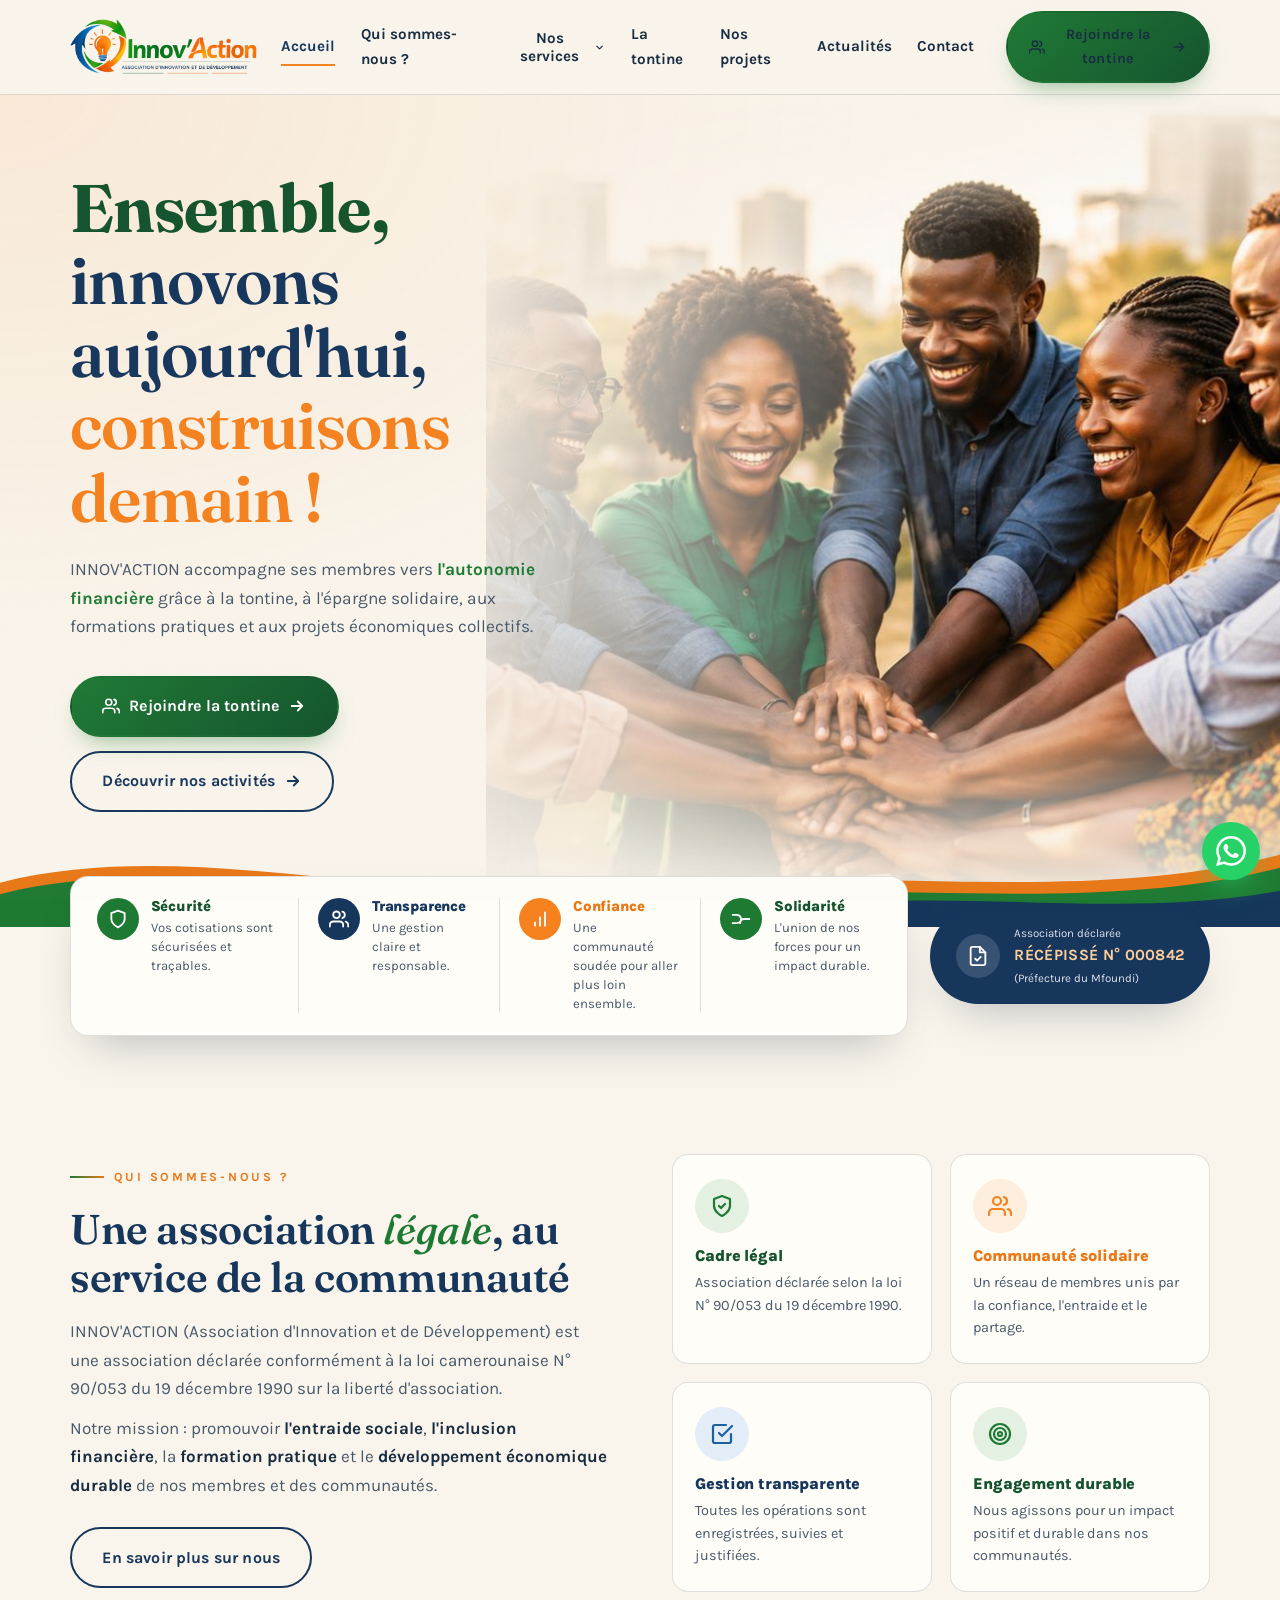
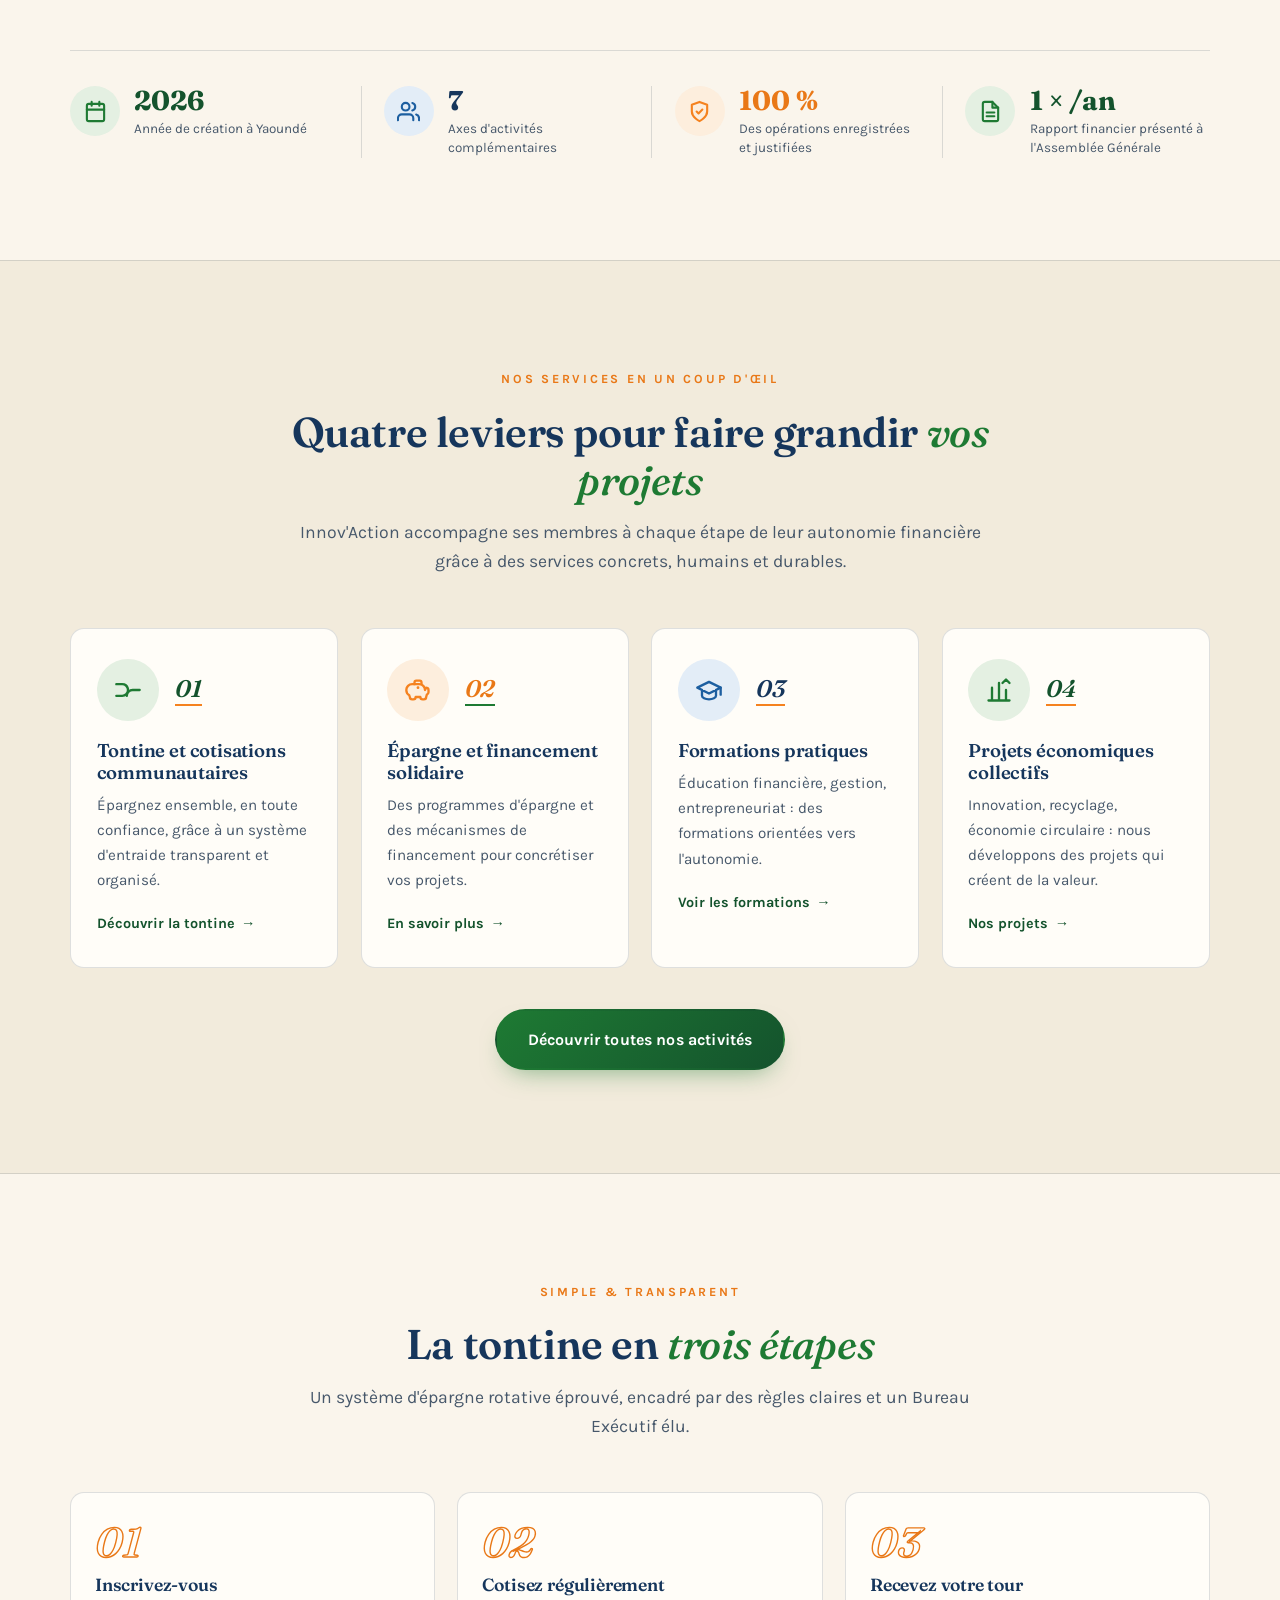
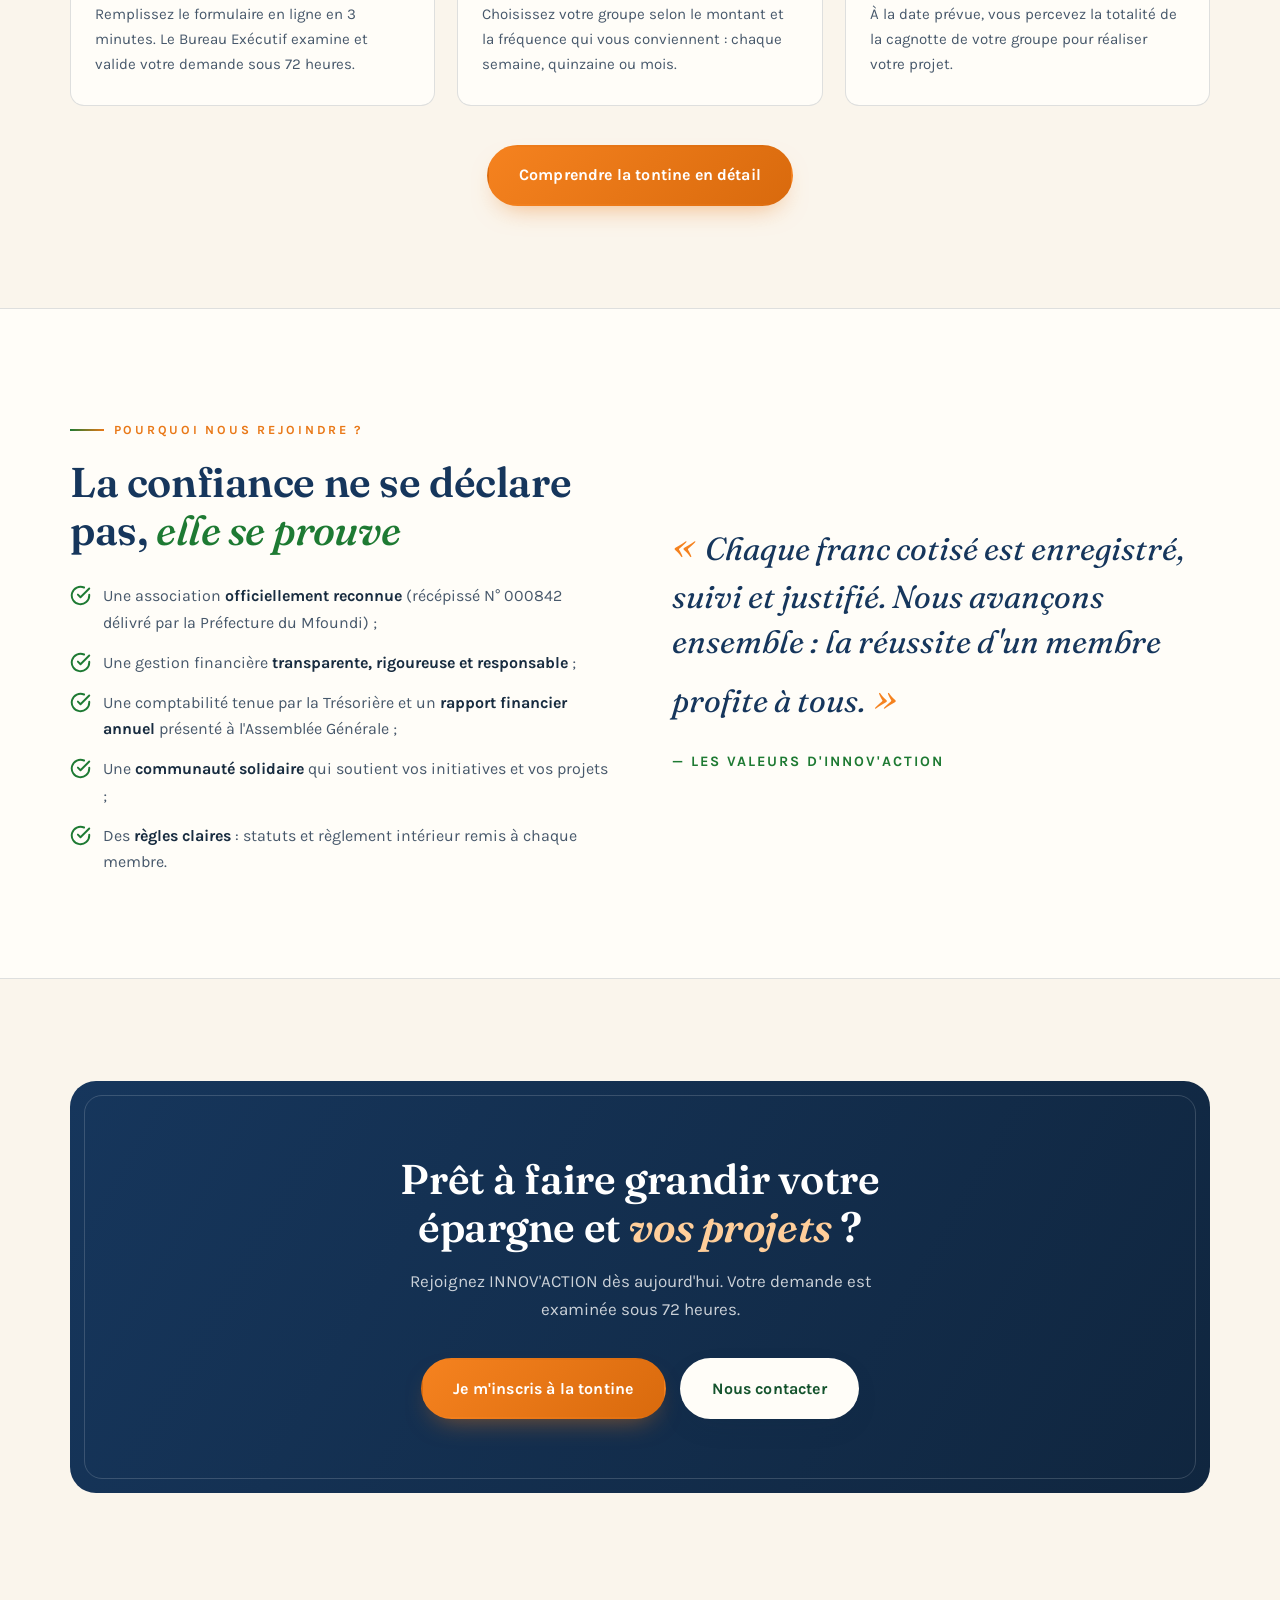
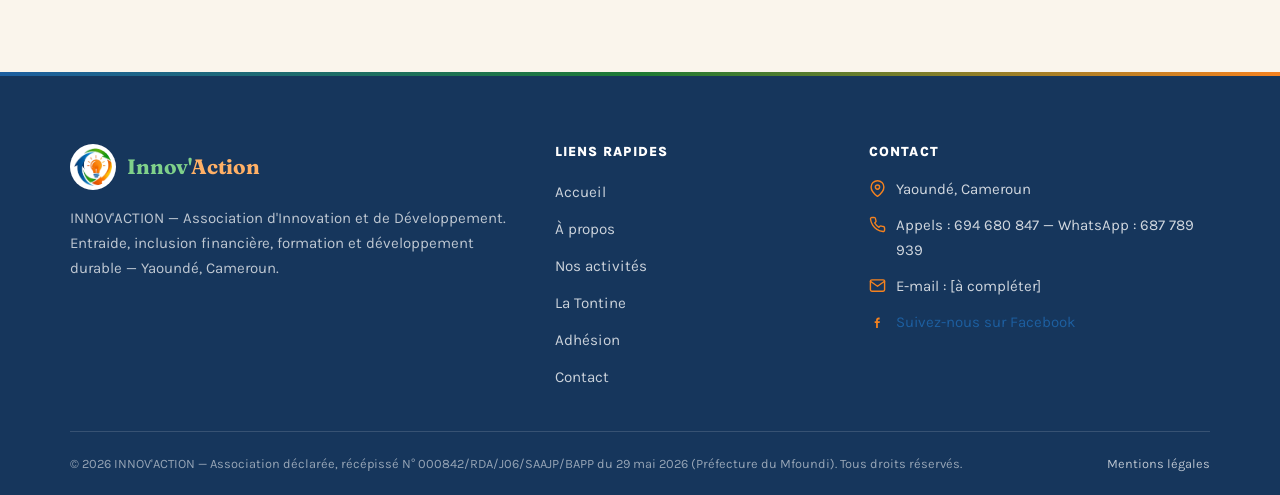
<file: index.html>
<!DOCTYPE html>
<html lang="fr">
<head>
  <meta charset="UTF-8">
  <meta name="viewport" content="width=device-width, initial-scale=1.0">
  <title>INNOV'ACTION — Tontine, épargne solidaire et développement à Yaoundé, Cameroun</title>
  <meta name="description" content="INNOV'ACTION, association légale d'entraide à Yaoundé (Cameroun) : tontine sécurisée, épargne solidaire, formations pratiques et projets économiques. Rejoignez une communauté transparente et reconnue officiellement.">
  <meta name="keywords" content="tontine Yaoundé, association tontine Cameroun, épargne solidaire Cameroun, tontine en ligne Cameroun, inclusion financière Yaoundé, association Innov'Action">
  <link rel="canonical" href="https://www.innovaction-cameroun.org/">
  <meta name="robots" content="index, follow">

  <!-- Open Graph (partage Facebook / WhatsApp) -->
  <meta property="og:type" content="website">
  <meta property="og:locale" content="fr_FR">
  <meta property="og:site_name" content="INNOV'ACTION">
  <meta property="og:title" content="INNOV'ACTION — Ensemble, épargnons, innovons et développons-nous">
  <meta property="og:description" content="Association camerounaise d'entraide et de développement : tontine transparente, épargne solidaire, formations et projets collectifs à Yaoundé.">
  <meta property="og:url" content="https://www.innovaction-cameroun.org/">
  <meta property="og:image" content="https://www.innovaction-cameroun.org/assets/logo.png">
  <meta name="twitter:card" content="summary">

  <link rel="icon" type="image/png" href="assets/logo-icone.png">
  <link rel="preconnect" href="https://fonts.googleapis.com">
  <link rel="preconnect" href="https://fonts.gstatic.com" crossorigin>
  <link href="https://fonts.googleapis.com/css2?family=Fraunces:ital,opsz,wght@0,9..144,400..700;1,9..144,400..700&family=Karla:ital,wght@0,400..800;1,400..800&display=swap" rel="stylesheet">
  <link rel="stylesheet" href="css/style.css?v=20260723">

  <!-- Données structurées : Organisation -->
  <script type="application/ld+json">
  {
    "@context": "https://schema.org",
    "@type": "NGO",
    "name": "INNOV'ACTION",
    "alternateName": "Association d'Innovation et de Développement",
    "url": "https://www.innovaction-cameroun.org/",
    "logo": "https://www.innovaction-cameroun.org/assets/logo.png",
    "foundingDate": "2026-05-25",
    "address": {
      "@type": "PostalAddress",
      "addressLocality": "Yaoundé",
      "addressCountry": "CM"
    },
    "sameAs": ["https://www.facebook.com/share/1DivfpZUDF/"],
    "description": "Association camerounaise d'entraide et de développement : tontine, épargne solidaire, formations pratiques et projets économiques collectifs à Yaoundé. Récépissé N° 000842/RDA/J06/SAAJP/BAPP."
  }
  </script>
</head>
<body>

  <!-- ================= HEADER ================= -->
  <header class="site-header">
    <div class="container header-inner">
      <a class="brand" href="index.html" aria-label="INNOV'ACTION — Accueil">
        <img class="brand-logo" src="assets/logo.png" alt="Innov'Action — Association d'Innovation et de Développement">
      </a>
      <a class="btn btn-primary header-cta-mobile" href="inscription.html">
        <svg viewBox="0 0 24 24" fill="none" stroke="currentColor" stroke-width="2.2" stroke-linecap="round" stroke-linejoin="round"><path d="M17 21v-2a4 4 0 0 0-4-4H5a4 4 0 0 0-4 4v2"/><circle cx="9" cy="7" r="4"/><path d="M23 21v-2a4 4 0 0 0-3-3.87M16 3.13a4 4 0 0 1 0 7.75"/></svg>
        Rejoindre la tontine
      </a>
      <button class="nav-toggle" aria-label="Ouvrir le menu" aria-expanded="false"><span></span></button>
      <nav class="main-nav" aria-label="Navigation principale">
        <a href="index.html" class="active">Accueil</a>
        <a href="a-propos.html">Qui sommes-nous ?</a>
        <div class="nav-sub">
          <button class="nav-sub-btn" type="button" aria-expanded="false" aria-haspopup="true">Nos services
            <svg viewBox="0 0 24 24" fill="none" stroke="currentColor" stroke-width="2.6" stroke-linecap="round" stroke-linejoin="round"><path d="M6 9l6 6 6-6"/></svg>
          </button>
          <div class="nav-sub-menu">
            <a href="activites.html#tontine">Tontine &amp; cotisations</a>
            <a href="activites.html#epargne">Épargne solidaire</a>
            <a href="activites.html#formations">Formations pratiques</a>
            <a href="activites.html#accompagnement">Accompagnement AGR</a>
            <a href="adhesion.html">Adhésion / Devenir membre</a>
          </div>
        </div>
        <a href="tontine.html">La tontine</a>
        <a href="activites.html#projets">Nos projets</a>
        <a href="actualites.html">Actualités</a>
        <a href="contact.html">Contact</a>
        <span class="nav-cta"><a class="btn btn-primary" href="inscription.html">
          <svg viewBox="0 0 24 24" fill="none" stroke="currentColor" stroke-width="2.2" stroke-linecap="round" stroke-linejoin="round"><path d="M17 21v-2a4 4 0 0 0-4-4H5a4 4 0 0 0-4 4v2"/><circle cx="9" cy="7" r="4"/><path d="M23 21v-2a4 4 0 0 0-3-3.87M16 3.13a4 4 0 0 1 0 7.75"/></svg>
          Rejoindre la tontine
          <svg viewBox="0 0 24 24" fill="none" stroke="currentColor" stroke-width="2.4" stroke-linecap="round" stroke-linejoin="round"><path d="M5 12h14M13 6l6 6-6 6"/></svg>
        </a></span>
      </nav>
    </div>
  </header>

  <main>

    <!-- ================= HERO ================= -->
    <section class="hero2" aria-label="Présentation">
      <div class="hero2-img">
        <img src="assets/hero-equipe.jpg" alt="Membres d'INNOV'ACTION unis, mains jointes en signe de solidarité" fetchpriority="high">
      </div>
      <div class="container">
        <div class="hero2-grid">
          <div class="hero2-copy">
            <h1 class="reveal">
              <span class="w1">Ensemble,</span><br>
              innovons aujourd'hui,<br>
              <span class="w2">construisons demain&nbsp;!</span>
            </h1>
            <p class="hero-sub reveal reveal-d1" style="margin-top:1.3rem;">
              INNOV'ACTION accompagne ses membres vers <strong class="hl">l'autonomie financière</strong>
              grâce à la tontine, à l'épargne solidaire, aux formations pratiques et aux projets
              économiques collectifs.
            </p>
            <div class="hero-actions reveal reveal-d2">
              <a class="btn btn-primary" href="inscription.html">
                <svg viewBox="0 0 24 24" fill="none" stroke="currentColor" stroke-width="2.2" stroke-linecap="round" stroke-linejoin="round"><path d="M17 21v-2a4 4 0 0 0-4-4H5a4 4 0 0 0-4 4v2"/><circle cx="9" cy="7" r="4"/><path d="M23 21v-2a4 4 0 0 0-3-3.87M16 3.13a4 4 0 0 1 0 7.75"/></svg>
                Rejoindre la tontine
                <svg viewBox="0 0 24 24" fill="none" stroke="currentColor" stroke-width="2.4" stroke-linecap="round" stroke-linejoin="round"><path d="M5 12h14M13 6l6 6-6 6"/></svg>
              </a>
              <a class="btn btn-outline" href="activites.html">Découvrir nos activités
                <svg viewBox="0 0 24 24" fill="none" stroke="currentColor" stroke-width="2.4" stroke-linecap="round" stroke-linejoin="round"><path d="M5 12h14M13 6l6 6-6 6"/></svg>
              </a>
            </div>
          </div>
        </div>
      </div>
      <svg class="hero2-wave" viewBox="0 0 1440 140" preserveAspectRatio="none" aria-hidden="true">
        <path d="M0,86 C220,26 470,122 720,92 C970,62 1210,116 1440,52 L1440,140 L0,140 Z" fill="#e97817"/>
        <path d="M0,100 C220,40 470,136 720,106 C970,76 1210,130 1440,68 L1440,140 L0,140 Z" fill="#1e7a33"/>
        <path d="M860,122 C1060,86 1250,134 1440,96 L1440,140 L860,140 Z" fill="#16365c"/>
      </svg>
    </section>

    <!-- ================= BANDEAU DE CONFIANCE ================= -->
    <div class="container trust-row" aria-label="Nos engagements">
      <div class="trust-card">
        <div class="trust-item t-green">
          <span class="ti-ic" style="background:var(--green);">
            <svg viewBox="0 0 24 24" fill="none" stroke="currentColor" stroke-width="2.2" stroke-linecap="round" stroke-linejoin="round"><path d="M12 22s8-4 8-10V5l-8-3-8 3v7c0 6 8 10 8 10z"/></svg>
          </span>
          <div>
            <h3>Sécurité</h3>
            <p>Vos cotisations sont sécurisées et traçables.</p>
          </div>
        </div>
        <div class="trust-item t-blue">
          <span class="ti-ic" style="background:var(--blue-deep);">
            <svg viewBox="0 0 24 24" fill="none" stroke="currentColor" stroke-width="2.2" stroke-linecap="round" stroke-linejoin="round"><path d="M17 21v-2a4 4 0 0 0-4-4H5a4 4 0 0 0-4 4v2"/><circle cx="9" cy="7" r="4"/><path d="M23 21v-2a4 4 0 0 0-3-3.87M16 3.13a4 4 0 0 1 0 7.75"/></svg>
          </span>
          <div>
            <h3>Transparence</h3>
            <p>Une gestion claire et responsable.</p>
          </div>
        </div>
        <div class="trust-item t-orange">
          <span class="ti-ic" style="background:var(--orange-bright);">
            <svg viewBox="0 0 24 24" fill="none" stroke="currentColor" stroke-width="2.2" stroke-linecap="round" stroke-linejoin="round"><path d="M12 20V10M18 20V4M6 20v-4"/></svg>
          </span>
          <div>
            <h3>Confiance</h3>
            <p>Une communauté soudée pour aller plus loin ensemble.</p>
          </div>
        </div>
        <div class="trust-item t-green">
          <span class="ti-ic" style="background:var(--green);">
            <svg viewBox="0 0 24 24" fill="none" stroke="currentColor" stroke-width="2.2" stroke-linecap="round" stroke-linejoin="round"><path d="M11 17a5 5 0 0 1 5-5h6M7 7a5 5 0 0 1 5 5v0a5 5 0 0 1-5 5H2M2 7h5a5 5 0 0 1 4.9 4"/></svg>
          </span>
          <div>
            <h3>Solidarité</h3>
            <p>L'union de nos forces pour un impact durable.</p>
          </div>
        </div>
      </div>
      <div class="recipisse-pill">
        <span class="rp-ic">
          <svg viewBox="0 0 24 24" fill="none" stroke="currentColor" stroke-width="2" stroke-linecap="round" stroke-linejoin="round"><path d="M14 2H6a2 2 0 0 0-2 2v16a2 2 0 0 0 2 2h12a2 2 0 0 0 2-2V8z"/><path d="M14 2v6h6M9 15l2 2 4-4"/></svg>
        </span>
        <span>
          <small>Association déclarée</small>
          <strong>RÉCÉPISSÉ N° 000842</strong>
          <small>(Préfecture du Mfoundi)</small>
        </span>
      </div>
    </div>

    <!-- ================= QUI SOMMES-NOUS ================= -->
    <section aria-labelledby="qsn-title">
      <div class="container split">
        <div class="reveal">
          <span class="eyebrow">Qui sommes-nous ?</span>
          <h2 id="qsn-title">Une association <span class="accent-italic">légale</span>, au service de la communauté</h2>
          <p style="margin-top:1rem;">
            INNOV'ACTION (Association d'Innovation et de Développement) est une association déclarée
            conformément à la loi camerounaise N° 90/053 du 19 décembre 1990 sur la liberté d'association.
          </p>
          <p style="margin-top:0.8rem;">
            Notre mission : promouvoir <strong>l'entraide sociale</strong>, <strong>l'inclusion financière</strong>,
            la <strong>formation pratique</strong> et le <strong>développement économique durable</strong>
            de nos membres et des communautés.
          </p>
          <div style="margin-top:1.8rem;">
            <a class="btn btn-outline" href="a-propos.html">En savoir plus sur nous</a>
          </div>
        </div>
        <div class="reveal reveal-d1">
          <div class="info-tiles">
            <div class="info-tile t-green">
              <span class="icirc tint-green">
                <svg viewBox="0 0 24 24" fill="none" stroke="currentColor" stroke-width="2.2" stroke-linecap="round" stroke-linejoin="round"><path d="M12 22s8-4 8-10V5l-8-3-8 3v7c0 6 8 10 8 10z"/><path d="M9 12l2 2 4-4"/></svg>
              </span>
              <h3>Cadre légal</h3>
              <p>Association déclarée selon la loi N° 90/053 du 19 décembre 1990.</p>
            </div>
            <div class="info-tile t-orange">
              <span class="icirc tint-orange">
                <svg viewBox="0 0 24 24" fill="none" stroke="currentColor" stroke-width="2.2" stroke-linecap="round" stroke-linejoin="round"><path d="M17 21v-2a4 4 0 0 0-4-4H5a4 4 0 0 0-4 4v2"/><circle cx="9" cy="7" r="4"/><path d="M23 21v-2a4 4 0 0 0-3-3.87M16 3.13a4 4 0 0 1 0 7.75"/></svg>
              </span>
              <h3>Communauté solidaire</h3>
              <p>Un réseau de membres unis par la confiance, l'entraide et le partage.</p>
            </div>
            <div class="info-tile t-blue">
              <span class="icirc tint-blue">
                <svg viewBox="0 0 24 24" fill="none" stroke="currentColor" stroke-width="2.2" stroke-linecap="round" stroke-linejoin="round"><path d="M9 11l3 3L22 4"/><path d="M21 12v7a2 2 0 0 1-2 2H5a2 2 0 0 1-2-2V5a2 2 0 0 1 2-2h11"/></svg>
              </span>
              <h3>Gestion transparente</h3>
              <p>Toutes les opérations sont enregistrées, suivies et justifiées.</p>
            </div>
            <div class="info-tile t-green">
              <span class="icirc tint-green">
                <svg viewBox="0 0 24 24" fill="none" stroke="currentColor" stroke-width="2.2" stroke-linecap="round" stroke-linejoin="round"><circle cx="12" cy="12" r="10"/><circle cx="12" cy="12" r="6"/><circle cx="12" cy="12" r="2"/></svg>
              </span>
              <h3>Engagement durable</h3>
              <p>Nous agissons pour un impact positif et durable dans nos communautés.</p>
            </div>
          </div>
        </div>
      </div>
      <div class="container">
        <div class="stats-light reveal">
          <div class="stat-l t-green">
            <span class="icirc tint-green">
              <svg viewBox="0 0 24 24" fill="none" stroke="currentColor" stroke-width="2.2" stroke-linecap="round" stroke-linejoin="round"><rect x="3" y="4" width="18" height="18" rx="2"/><path d="M16 2v4M8 2v4M3 10h18"/></svg>
            </span>
            <div>
              <div class="num">2026</div>
              <div class="lbl">Année de création à Yaoundé</div>
            </div>
          </div>
          <div class="stat-l t-blue">
            <span class="icirc tint-blue">
              <svg viewBox="0 0 24 24" fill="none" stroke="currentColor" stroke-width="2.2" stroke-linecap="round" stroke-linejoin="round"><path d="M17 21v-2a4 4 0 0 0-4-4H5a4 4 0 0 0-4 4v2"/><circle cx="9" cy="7" r="4"/><path d="M23 21v-2a4 4 0 0 0-3-3.87M16 3.13a4 4 0 0 1 0 7.75"/></svg>
            </span>
            <div>
              <div class="num">7</div>
              <div class="lbl">Axes d'activités complémentaires</div>
            </div>
          </div>
          <div class="stat-l t-orange">
            <span class="icirc tint-orange">
              <svg viewBox="0 0 24 24" fill="none" stroke="currentColor" stroke-width="2.2" stroke-linecap="round" stroke-linejoin="round"><path d="M12 22s8-4 8-10V5l-8-3-8 3v7c0 6 8 10 8 10z"/><path d="M9 12l2 2 4-4"/></svg>
            </span>
            <div>
              <div class="num">100 %</div>
              <div class="lbl">Des opérations enregistrées et justifiées</div>
            </div>
          </div>
          <div class="stat-l t-green">
            <span class="icirc tint-green">
              <svg viewBox="0 0 24 24" fill="none" stroke="currentColor" stroke-width="2.2" stroke-linecap="round" stroke-linejoin="round"><path d="M14 2H6a2 2 0 0 0-2 2v16a2 2 0 0 0 2 2h12a2 2 0 0 0 2-2V8z"/><path d="M14 2v6h6M16 13H8M16 17H8"/></svg>
            </span>
            <div>
              <div class="num">1 × /an</div>
              <div class="lbl">Rapport financier présenté à l'Assemblée Générale</div>
            </div>
          </div>
        </div>
      </div>
    </section>

    <!-- ================= SERVICES ================= -->
    <section class="band-cream" aria-labelledby="services-title">
      <div class="container">
        <div class="section-head center reveal">
          <span class="eyebrow">Nos services en un coup d'œil</span>
          <h2 id="services-title">Quatre leviers pour faire grandir <span class="accent-italic">vos projets</span></h2>
          <p>Innov'Action accompagne ses membres à chaque étape de leur autonomie financière grâce à des services concrets, humains et durables.</p>
        </div>
        <div class="cards-grid">
          <article class="card card--svc reveal">
            <div class="svc-body">
              <div class="svc-top">
                <span class="icirc tint-green">
                  <svg viewBox="0 0 24 24" fill="none" stroke="currentColor" stroke-width="2" stroke-linecap="round" stroke-linejoin="round"><path d="M11 17a5 5 0 0 1 5-5h6M7 7a5 5 0 0 1 5 5v0a5 5 0 0 1-5 5H2M2 7h5a5 5 0 0 1 4.9 4"/></svg>
                </span>
                <span class="svc-num">01</span>
              </div>
              <h3>Tontine et cotisations communautaires</h3>
              <p>Épargnez ensemble, en toute confiance, grâce à un système d'entraide transparent et organisé.</p>
              <a class="card-link" href="tontine.html">Découvrir la tontine</a>
            </div>
          </article>
          <article class="card card--svc reveal reveal-d1">
            <div class="svc-body">
              <div class="svc-top">
                <span class="icirc tint-orange">
                  <svg viewBox="0 0 24 24" fill="none" stroke="currentColor" stroke-width="2" stroke-linecap="round" stroke-linejoin="round"><path d="M19 10c1.1 0 2 .9 2 2v2c0 .9-.6 1.6-1.4 1.9L19 18a2 2 0 0 1-2 2h-1a2 2 0 0 1-2-2h-4a2 2 0 0 1-2 2H7a2 2 0 0 1-2-2l-.5-1.5A4.98 4.98 0 0 1 2 12c0-2.8 2.2-5 5-5h6c2.8 0 5 2.2 5 5z"/><circle cx="12" cy="10" r="1.2" fill="currentColor" stroke="none"/><path d="M9 7V5.5A1.5 1.5 0 0 1 10.5 4h3A1.5 1.5 0 0 1 15 5.5V7"/></svg>
                </span>
                <span class="svc-num">02</span>
              </div>
              <h3>Épargne et financement solidaire</h3>
              <p>Des programmes d'épargne et des mécanismes de financement pour concrétiser vos projets.</p>
              <a class="card-link" href="activites.html#epargne">En savoir plus</a>
            </div>
          </article>
          <article class="card card--svc reveal reveal-d2">
            <div class="svc-body">
              <div class="svc-top">
                <span class="icirc tint-blue">
                  <svg viewBox="0 0 24 24" fill="none" stroke="currentColor" stroke-width="2" stroke-linecap="round" stroke-linejoin="round"><path d="M22 10L12 5 2 10l10 5 10-5zM6 12v5c0 1.7 2.7 3 6 3s6-1.3 6-3v-5"/><path d="M22 10v6"/></svg>
                </span>
                <span class="svc-num">03</span>
              </div>
              <h3>Formations pratiques</h3>
              <p>Éducation financière, gestion, entrepreneuriat : des formations orientées vers l'autonomie.</p>
              <a class="card-link" href="activites.html#formations">Voir les formations</a>
            </div>
          </article>
          <article class="card card--svc reveal reveal-d3">
            <div class="svc-body">
              <div class="svc-top">
                <span class="icirc tint-green">
                  <svg viewBox="0 0 24 24" fill="none" stroke="currentColor" stroke-width="2" stroke-linecap="round" stroke-linejoin="round"><path d="M3 21h18M6 21V10M12 21V6M18 21v-9"/><path d="M15 6l3-3 3 3"/></svg>
                </span>
                <span class="svc-num">04</span>
              </div>
              <h3>Projets économiques collectifs</h3>
              <p>Innovation, recyclage, économie circulaire : nous développons des projets qui créent de la valeur.</p>
              <a class="card-link" href="activites.html#projets">Nos projets</a>
            </div>
          </article>
        </div>
        <div style="text-align:center; margin-top:2.6rem;" class="reveal">
          <a class="btn btn-primary" href="activites.html">Découvrir toutes nos activités</a>
        </div>
      </div>
    </section>

    <!-- ================= COMMENT ÇA MARCHE (aperçu tontine) ================= -->
    <section aria-labelledby="marche-title">
      <div class="container">
        <div class="section-head center reveal">
          <span class="eyebrow">Simple &amp; transparent</span>
          <h2 id="marche-title">La tontine en <span class="accent-italic">trois étapes</span></h2>
          <p>Un système d'épargne rotative éprouvé, encadré par des règles claires et un Bureau Exécutif élu.</p>
        </div>
        <div class="steps">
          <div class="step reveal">
            <h3>Inscrivez-vous</h3>
            <p>Remplissez le formulaire en ligne en 3 minutes. Le Bureau Exécutif examine et valide votre demande sous 72 heures.</p>
          </div>
          <div class="step reveal reveal-d1">
            <h3>Cotisez régulièrement</h3>
            <p>Choisissez votre groupe selon le montant et la fréquence qui vous conviennent : chaque semaine, quinzaine ou mois.</p>
          </div>
          <div class="step reveal reveal-d2">
            <h3>Recevez votre tour</h3>
            <p>À la date prévue, vous percevez la totalité de la cagnotte de votre groupe pour réaliser votre projet.</p>
          </div>
        </div>
        <div style="text-align:center; margin-top:2.4rem;" class="reveal">
          <a class="btn btn-orange" href="tontine.html">Comprendre la tontine en détail</a>
        </div>
      </div>
    </section>

    <!-- ================= POURQUOI NOUS REJOINDRE ================= -->
    <section class="band-paper" aria-labelledby="pourquoi-title">
      <div class="container split">
        <div class="reveal">
          <span class="eyebrow">Pourquoi nous rejoindre ?</span>
          <h2 id="pourquoi-title">La confiance ne se déclare pas, <span class="accent-italic">elle se prouve</span></h2>
          <ul class="check-list" style="margin-top:1.8rem;">
            <li>
              <svg viewBox="0 0 24 24" fill="none" stroke="currentColor" stroke-width="2.2" stroke-linecap="round" stroke-linejoin="round"><path d="M22 11.08V12a10 10 0 1 1-5.93-9.14"/><path d="M22 4L12 14.01l-3-3"/></svg>
              <span>Une association <strong>officiellement reconnue</strong> (récépissé N° 000842 délivré par la Préfecture du Mfoundi) ;</span>
            </li>
            <li>
              <svg viewBox="0 0 24 24" fill="none" stroke="currentColor" stroke-width="2.2" stroke-linecap="round" stroke-linejoin="round"><path d="M22 11.08V12a10 10 0 1 1-5.93-9.14"/><path d="M22 4L12 14.01l-3-3"/></svg>
              <span>Une gestion financière <strong>transparente, rigoureuse et responsable</strong> ;</span>
            </li>
            <li>
              <svg viewBox="0 0 24 24" fill="none" stroke="currentColor" stroke-width="2.2" stroke-linecap="round" stroke-linejoin="round"><path d="M22 11.08V12a10 10 0 1 1-5.93-9.14"/><path d="M22 4L12 14.01l-3-3"/></svg>
              <span>Une comptabilité tenue par la Trésorière et un <strong>rapport financier annuel</strong> présenté à l'Assemblée Générale ;</span>
            </li>
            <li>
              <svg viewBox="0 0 24 24" fill="none" stroke="currentColor" stroke-width="2.2" stroke-linecap="round" stroke-linejoin="round"><path d="M22 11.08V12a10 10 0 1 1-5.93-9.14"/><path d="M22 4L12 14.01l-3-3"/></svg>
              <span>Une <strong>communauté solidaire</strong> qui soutient vos initiatives et vos projets ;</span>
            </li>
            <li>
              <svg viewBox="0 0 24 24" fill="none" stroke="currentColor" stroke-width="2.2" stroke-linecap="round" stroke-linejoin="round"><path d="M22 11.08V12a10 10 0 1 1-5.93-9.14"/><path d="M22 4L12 14.01l-3-3"/></svg>
              <span>Des <strong>règles claires</strong> : statuts et règlement intérieur remis à chaque membre.</span>
            </li>
          </ul>
        </div>
        <div class="reveal reveal-d1">
          <div class="quote-block" style="text-align:left;">
            <blockquote>
              <span class="q-mark">«&nbsp;</span>Chaque franc cotisé est enregistré, suivi et justifié. Nous avançons ensemble&nbsp;: la réussite d'un membre profite à tous.<span class="q-mark">&nbsp;»</span>
            </blockquote>
            <cite style="text-align:left;">— Les valeurs d'INNOV'ACTION</cite>
          </div>
        </div>
      </div>
    </section>

    <!-- ================= CTA FINAL ================= -->
    <section aria-label="Appel à l'action">
      <div class="container">
        <div class="cta-final reveal">
          <h2>Prêt à faire grandir votre épargne et <em>vos projets</em>&nbsp;?</h2>
          <p>Rejoignez INNOV'ACTION dès aujourd'hui. Votre demande est examinée sous 72 heures.</p>
          <div class="actions">
            <a class="btn btn-orange" href="inscription.html">Je m'inscris à la tontine</a>
            <a class="btn btn-light" href="contact.html">Nous contacter</a>
          </div>
        </div>
      </div>
    </section>

  </main>

  <!-- ================= FOOTER ================= -->
  <footer class="site-footer">
    <div class="container">
      <div class="footer-grid">
        <div>
          <div class="footer-brand">
            <img src="assets/logo-icone.png" alt="Logo INNOV'ACTION" width="46" height="46">
            <span class="brand-name"><span class="n1">Innov'</span><span class="n2">Action</span></span>
          </div>
          <p>INNOV'ACTION — Association d'Innovation et de Développement. Entraide, inclusion financière, formation et développement durable — Yaoundé, Cameroun.</p>
        </div>
        <div>
          <h4>Liens rapides</h4>
          <ul class="footer-links">
            <li><a href="index.html">Accueil</a></li>
            <li><a href="a-propos.html">À propos</a></li>
            <li><a href="activites.html">Nos activités</a></li>
            <li><a href="tontine.html">La Tontine</a></li>
            <li><a href="adhesion.html">Adhésion</a></li>
            <li><a href="contact.html">Contact</a></li>
          </ul>
        </div>
        <div>
          <h4>Contact</h4>
          <ul class="footer-contact">
            <li>
              <svg viewBox="0 0 24 24" fill="none" stroke="currentColor" stroke-width="2" stroke-linecap="round" stroke-linejoin="round"><path d="M21 10c0 7-9 13-9 13s-9-6-9-13a9 9 0 0 1 18 0z"/><circle cx="12" cy="10" r="3"/></svg>
              Yaoundé, Cameroun
            </li>
            <li>
              <svg viewBox="0 0 24 24" fill="none" stroke="currentColor" stroke-width="2" stroke-linecap="round" stroke-linejoin="round"><path d="M22 16.92v3a2 2 0 0 1-2.18 2 19.79 19.79 0 0 1-8.63-3.07 19.5 19.5 0 0 1-6-6 19.79 19.79 0 0 1-3.07-8.67A2 2 0 0 1 4.11 2h3a2 2 0 0 1 2 1.72c.127.96.361 1.903.7 2.81a2 2 0 0 1-.45 2.11L8.09 9.91a16 16 0 0 0 6 6l1.27-1.27a2 2 0 0 1 2.11-.45c.907.339 1.85.573 2.81.7A2 2 0 0 1 22 16.92z"/></svg>
              Appels : 694 680 847 — WhatsApp : 687 789 939
            </li>
            <li>
              <svg viewBox="0 0 24 24" fill="none" stroke="currentColor" stroke-width="2" stroke-linecap="round" stroke-linejoin="round"><path d="M4 4h16c1.1 0 2 .9 2 2v12c0 1.1-.9 2-2 2H4c-1.1 0-2-.9-2-2V6c0-1.1.9-2 2-2z"/><path d="M22 6l-10 7L2 6"/></svg>
              E-mail : [à compléter]
            </li>
            <li>
              <svg viewBox="0 0 24 24" fill="currentColor"><path d="M13.5 9H15V6.5h-1.5c-1.933 0-3.5 1.567-3.5 3.5v1.5H8v2.5h2V21h2.5v-7H15l.5-2.5h-3V10a1 1 0 0 1 1-1z"/></svg>
              <a href="https://www.facebook.com/share/1DivfpZUDF/" target="_blank" rel="noopener">Suivez-nous sur Facebook</a>
            </li>
          </ul>
        </div>
      </div>
      <div class="footer-legal">
        <span>© 2026 INNOV'ACTION — Association déclarée, récépissé N° 000842/RDA/J06/SAAJP/BAPP du 29 mai 2026 (Préfecture du Mfoundi). Tous droits réservés.</span>
        <a href="mentions-legales.html">Mentions légales</a>
      </div>
    </div>
  </footer>

  <!-- Bouton WhatsApp flottant -->
  <a class="wa-float" href="#" target="_blank" rel="noopener" aria-label="Discuter sur WhatsApp">
    <svg viewBox="0 0 24 24" fill="currentColor"><path d="M17.472 14.382c-.297-.149-1.758-.867-2.03-.967-.273-.099-.471-.148-.67.15-.197.297-.767.966-.94 1.164-.173.199-.347.223-.644.075-.297-.15-1.255-.463-2.39-1.475-.883-.788-1.48-1.761-1.653-2.059-.173-.297-.018-.458.13-.606.134-.133.298-.347.446-.52.149-.174.198-.298.298-.497.099-.198.05-.371-.025-.52-.075-.149-.669-1.612-.916-2.207-.242-.579-.487-.5-.669-.51-.173-.008-.371-.01-.57-.01-.198 0-.52.074-.792.372-.272.297-1.04 1.016-1.04 2.479 0 1.462 1.065 2.875 1.213 3.074.149.198 2.096 3.2 5.077 4.487.709.306 1.262.489 1.694.625.712.227 1.36.195 1.871.118.571-.085 1.758-.719 2.006-1.413.248-.694.248-1.289.173-1.413-.074-.124-.272-.198-.57-.347m-5.421 7.403h-.004a9.87 9.87 0 0 1-5.031-1.378l-.361-.214-3.741.982.998-3.648-.235-.374a9.86 9.86 0 0 1-1.51-5.26c.001-5.45 4.436-9.884 9.888-9.884 2.64 0 5.122 1.03 6.988 2.898a9.825 9.825 0 0 1 2.893 6.994c-.003 5.45-4.437 9.884-9.885 9.884m8.413-18.297A11.815 11.815 0 0 0 12.05 0C5.495 0 .16 5.335.157 11.892c0 2.096.547 4.142 1.588 5.945L.057 24l6.305-1.654a11.882 11.882 0 0 0 5.683 1.448h.005c6.554 0 11.89-5.335 11.893-11.893a11.821 11.821 0 0 0-3.48-8.413z"/></svg>
  </a>

  <script src="js/main.js?v=20260723"></script>
</body>
</html>
</file>
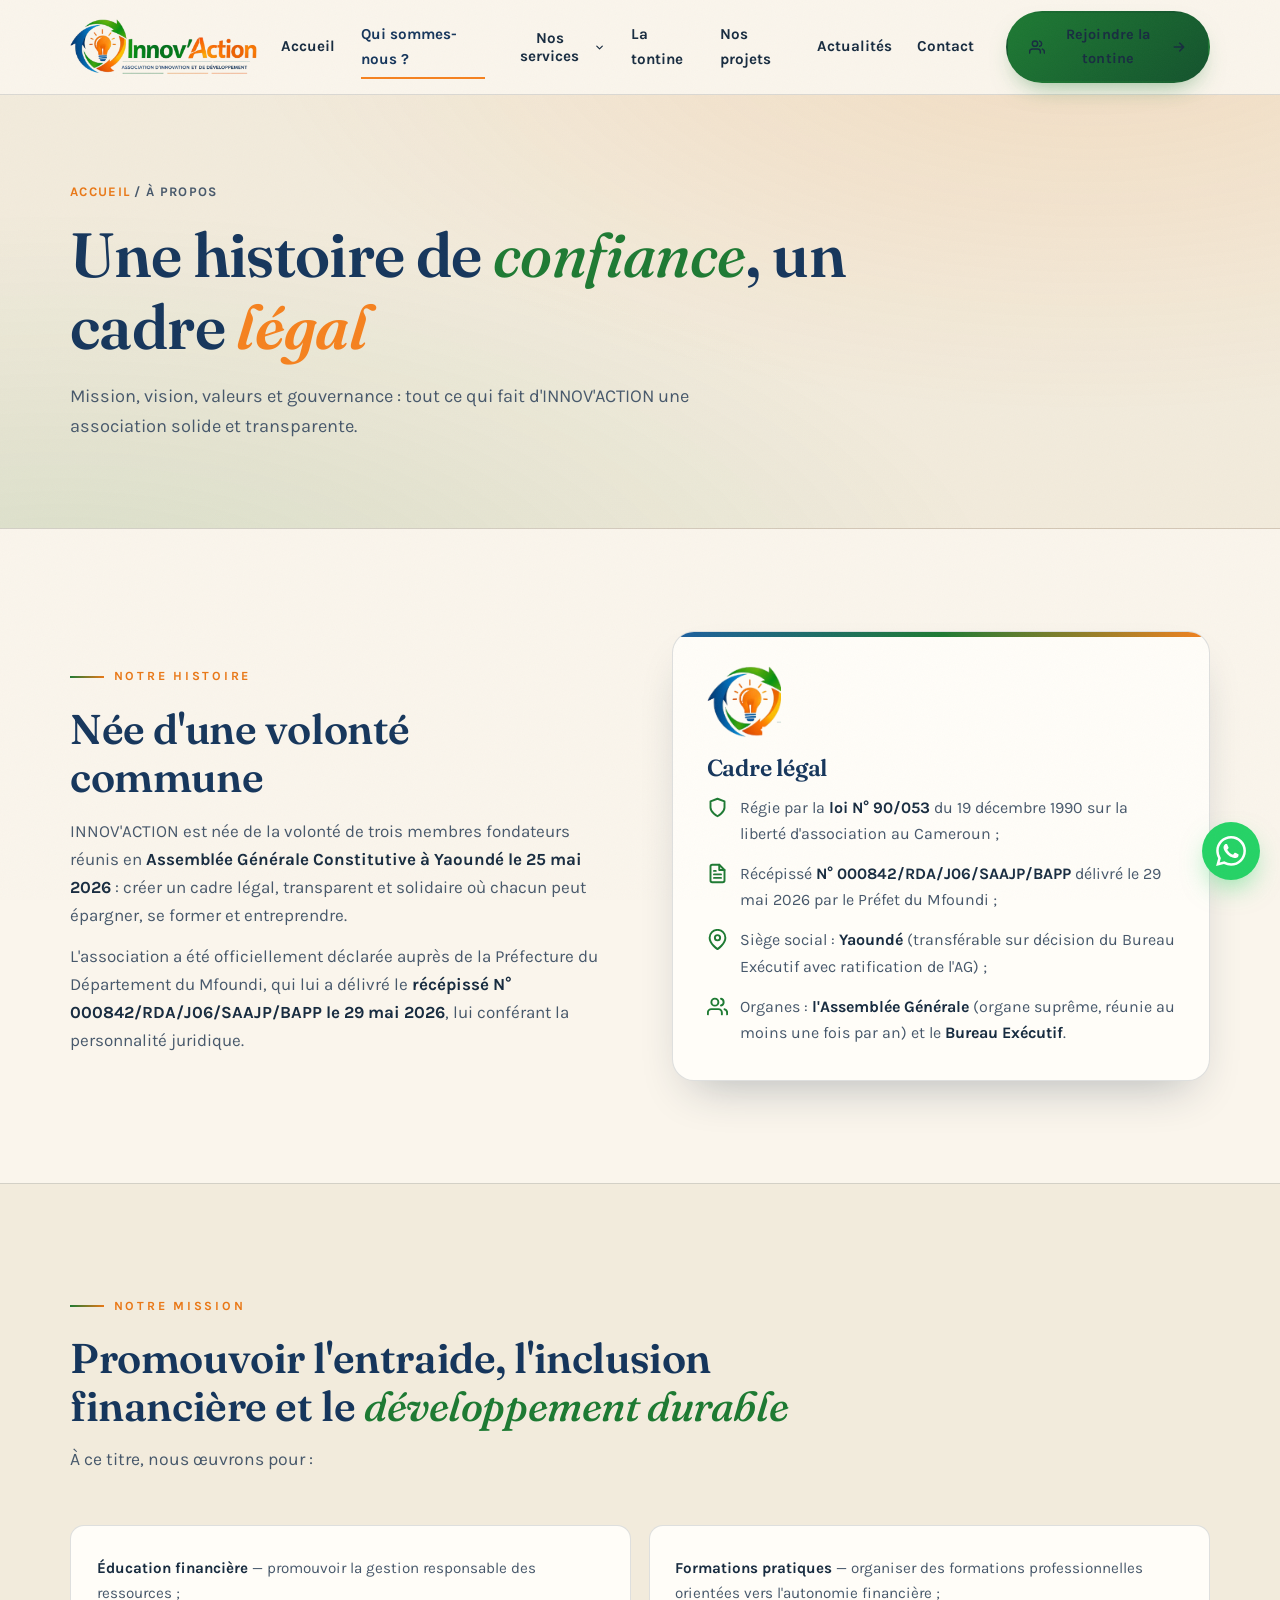
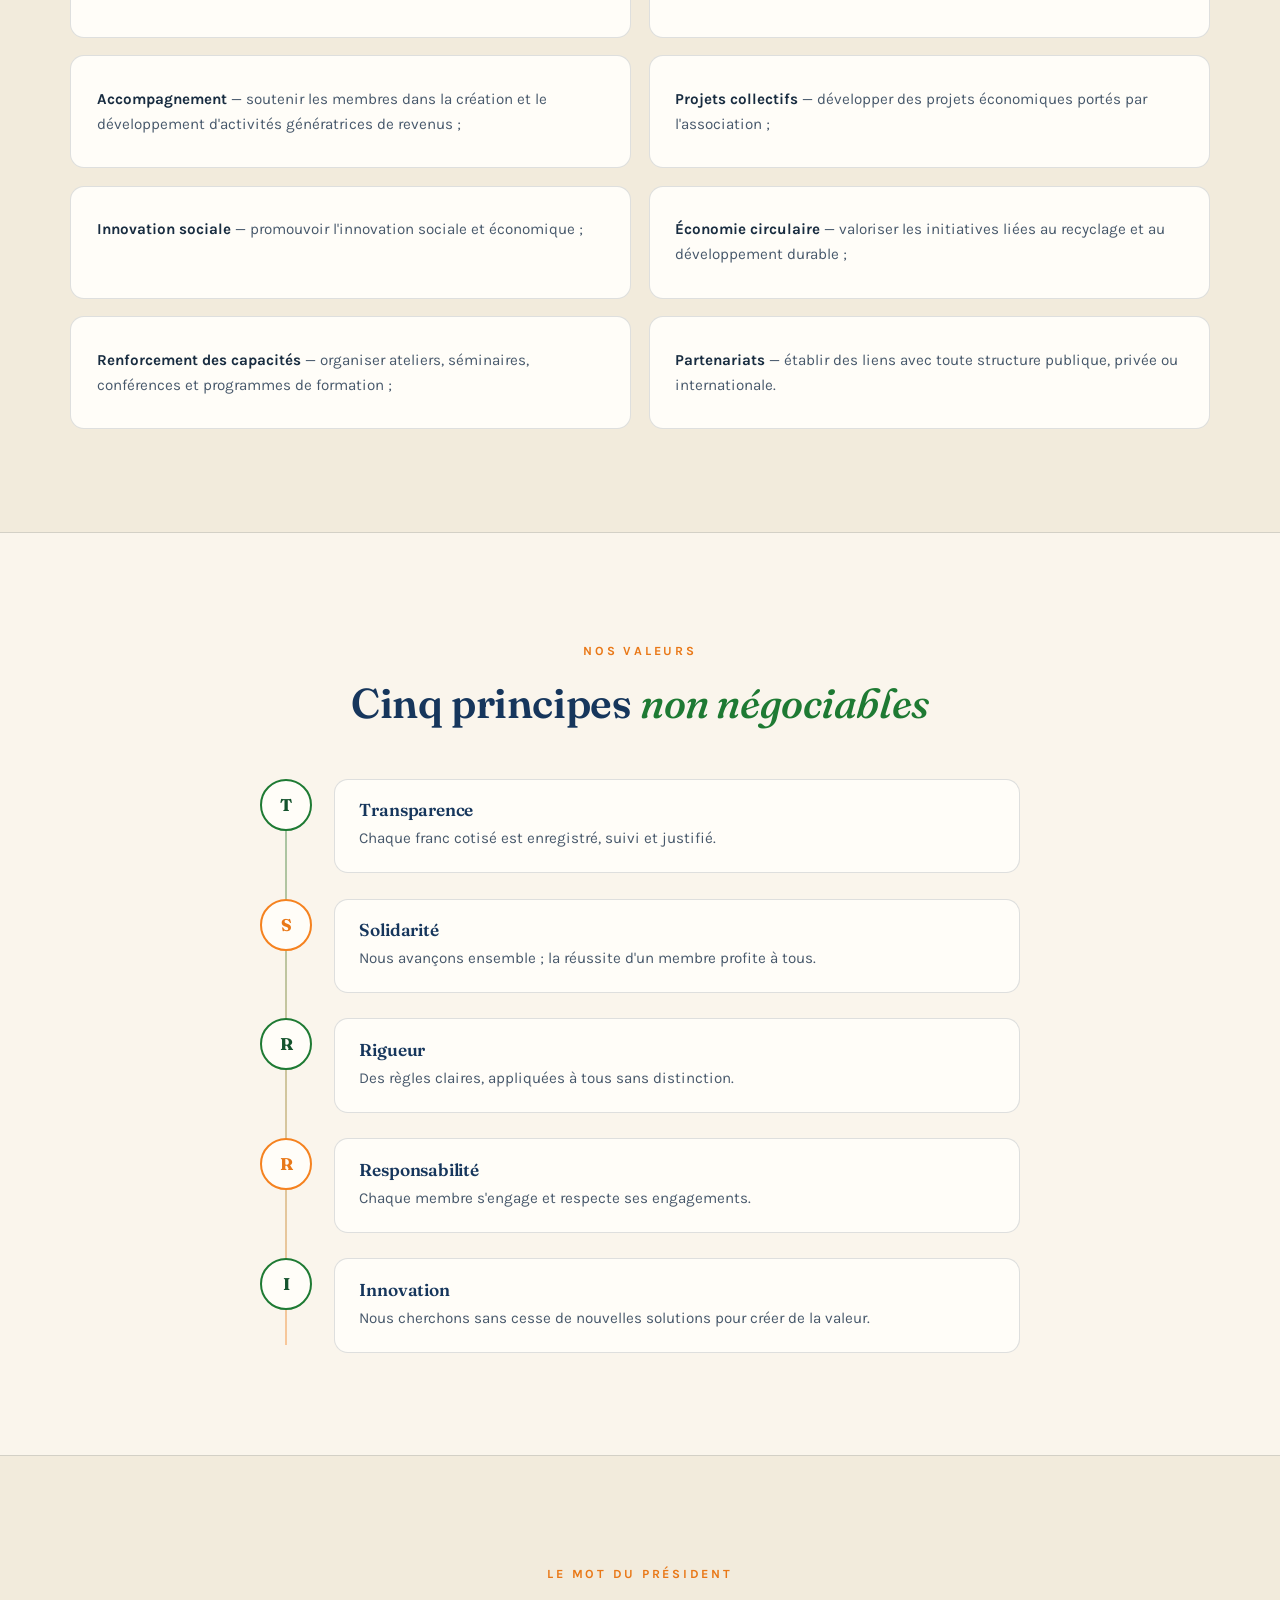
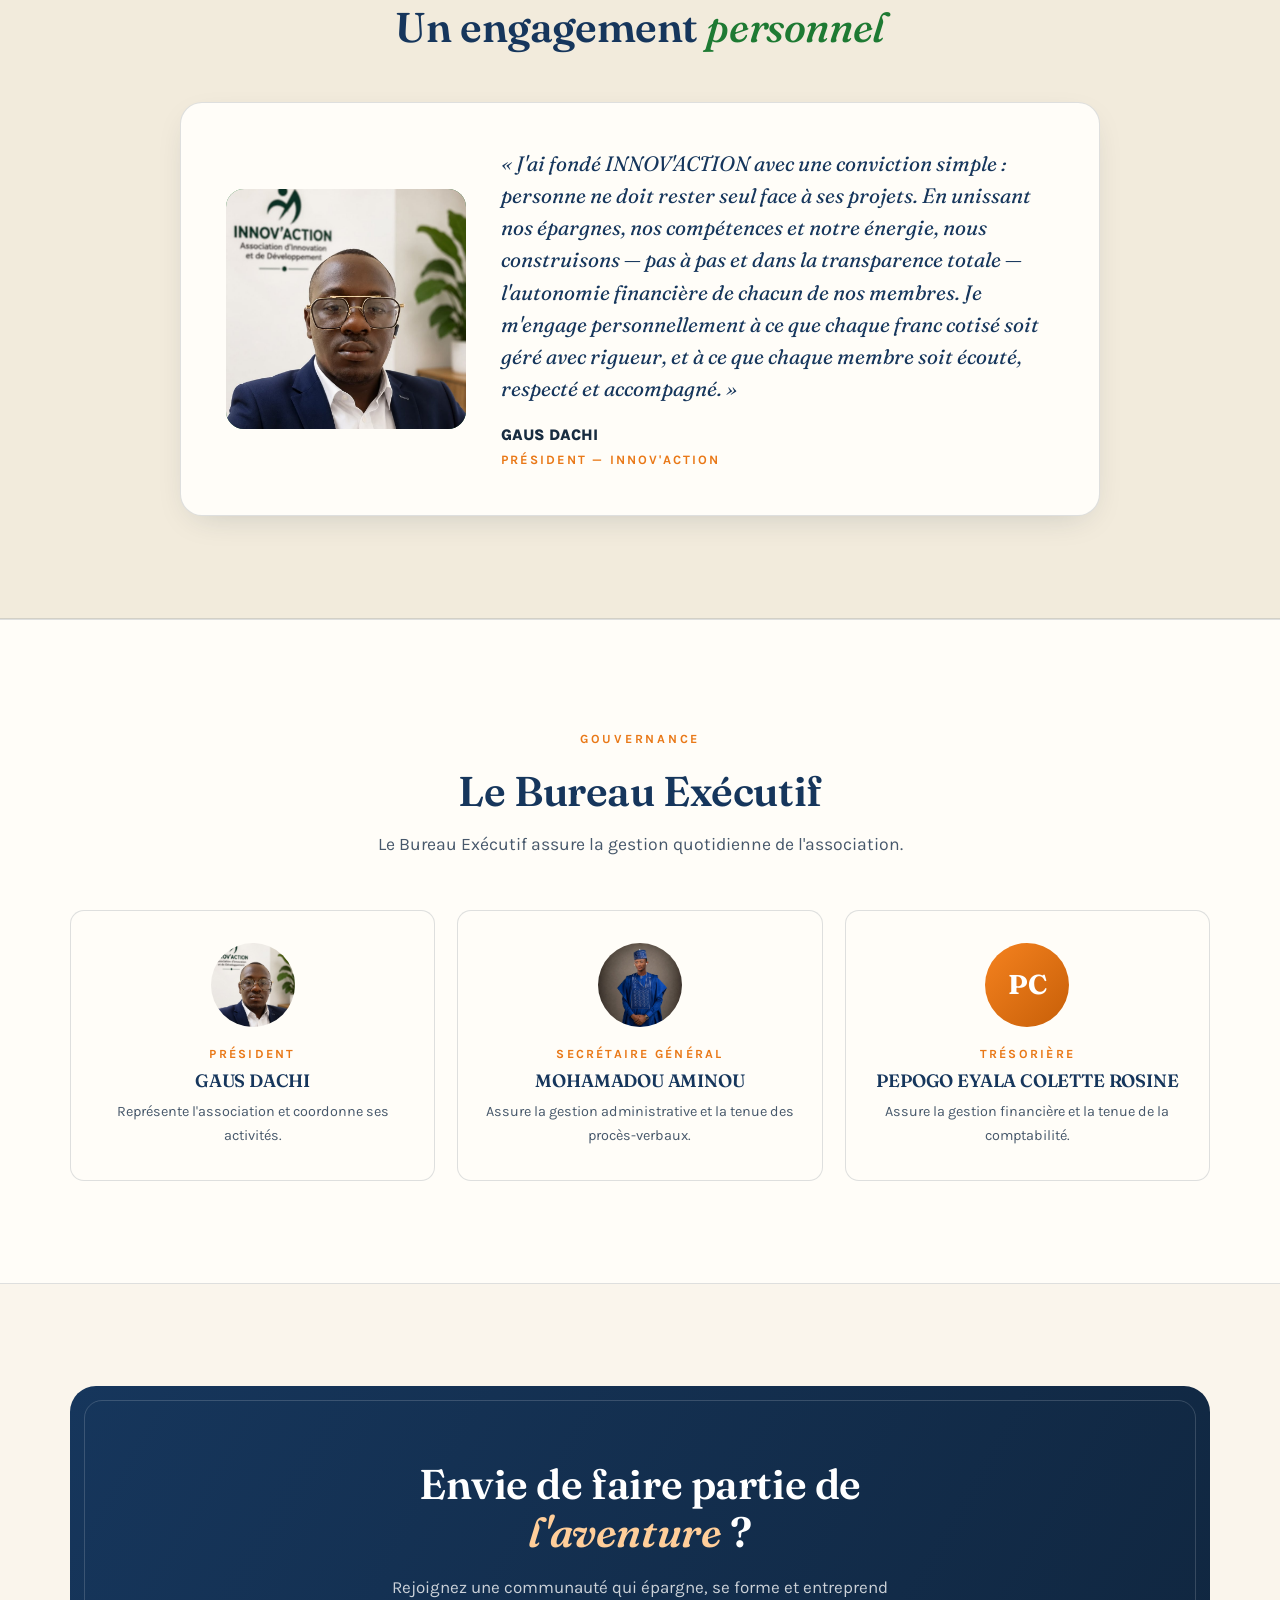
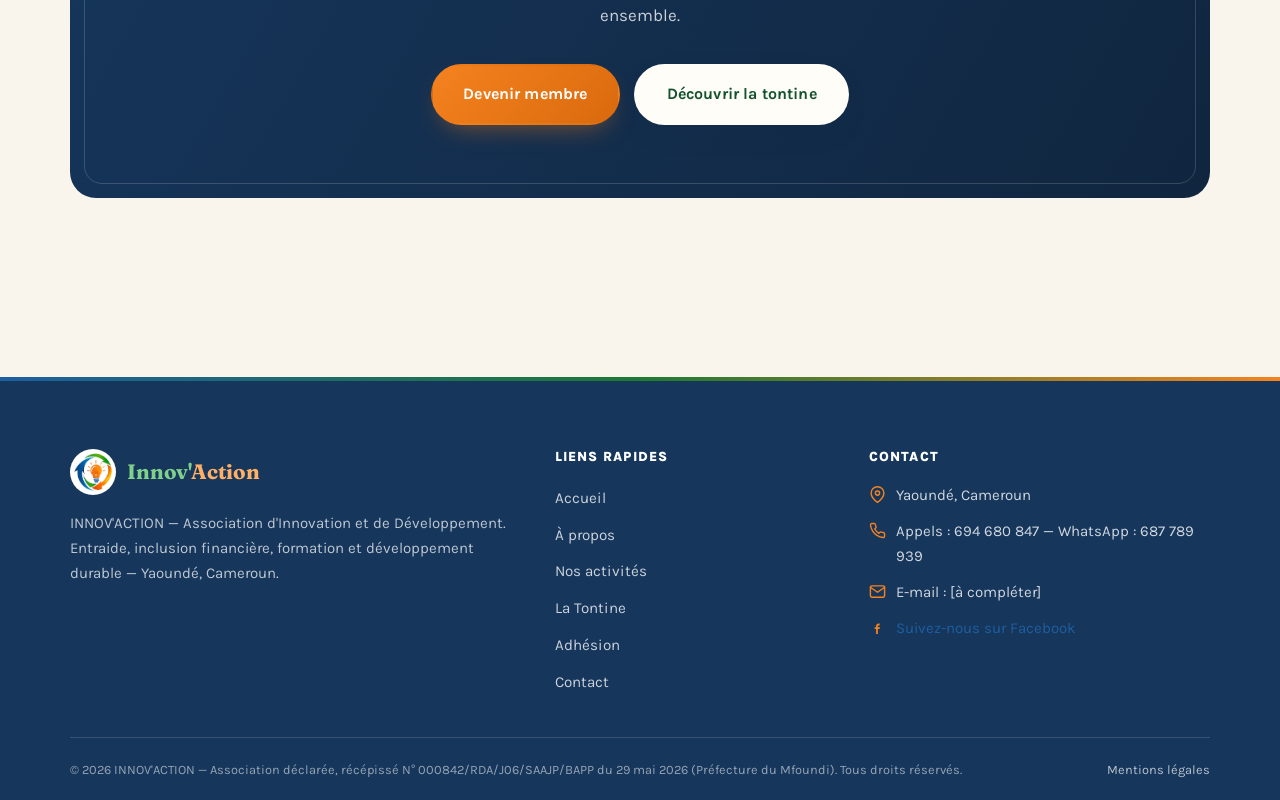
<file: a-propos.html>
<!DOCTYPE html>
<html lang="fr">
<head>
  <meta charset="UTF-8">
  <meta name="viewport" content="width=device-width, initial-scale=1.0">
  <title>À propos — INNOV'ACTION | Mission, valeurs et Bureau Exécutif</title>
  <meta name="description" content="Découvrez l'histoire, la mission, les valeurs et le Bureau Exécutif d'INNOV'ACTION, association d'entraide et de développement déclarée à Yaoundé, Cameroun (récépissé N° 000842, Préfecture du Mfoundi).">
  <link rel="canonical" href="https://www.innovaction-cameroun.org/a-propos.html">
  <meta name="robots" content="index, follow">
  <meta property="og:type" content="website">
  <meta property="og:locale" content="fr_FR">
  <meta property="og:site_name" content="INNOV'ACTION">
  <meta property="og:title" content="À propos d'INNOV'ACTION — Une association légale au service de la communauté">
  <meta property="og:description" content="Histoire, mission, valeurs, Bureau Exécutif et cadre légal de l'association INNOV'ACTION à Yaoundé.">
  <meta property="og:url" content="https://www.innovaction-cameroun.org/a-propos.html">
  <link rel="icon" type="image/png" href="assets/logo-icone.png">
  <link rel="preconnect" href="https://fonts.googleapis.com">
  <link rel="preconnect" href="https://fonts.gstatic.com" crossorigin>
  <link href="https://fonts.googleapis.com/css2?family=Fraunces:ital,opsz,wght@0,9..144,400..700;1,9..144,400..700&family=Karla:ital,wght@0,400..800;1,400..800&display=swap" rel="stylesheet">
  <link rel="stylesheet" href="css/style.css?v=20260723">
</head>
<body>

  <header class="site-header">
    <div class="container header-inner">
      <a class="brand" href="index.html" aria-label="INNOV'ACTION — Accueil">
        <img class="brand-logo" src="assets/logo.png" alt="Innov'Action — Association d'Innovation et de Développement">
      </a>
      <a class="btn btn-primary header-cta-mobile" href="inscription.html">
        <svg viewBox="0 0 24 24" fill="none" stroke="currentColor" stroke-width="2.2" stroke-linecap="round" stroke-linejoin="round"><path d="M17 21v-2a4 4 0 0 0-4-4H5a4 4 0 0 0-4 4v2"/><circle cx="9" cy="7" r="4"/><path d="M23 21v-2a4 4 0 0 0-3-3.87M16 3.13a4 4 0 0 1 0 7.75"/></svg>
        Rejoindre la tontine
      </a>
      <button class="nav-toggle" aria-label="Ouvrir le menu" aria-expanded="false"><span></span></button>
      <nav class="main-nav" aria-label="Navigation principale">
        <a href="index.html">Accueil</a>
        <a href="a-propos.html" class="active">Qui sommes-nous ?</a>
        <div class="nav-sub">
          <button class="nav-sub-btn" type="button" aria-expanded="false" aria-haspopup="true">Nos services
            <svg viewBox="0 0 24 24" fill="none" stroke="currentColor" stroke-width="2.6" stroke-linecap="round" stroke-linejoin="round"><path d="M6 9l6 6 6-6"/></svg>
          </button>
          <div class="nav-sub-menu">
            <a href="activites.html#tontine">Tontine &amp; cotisations</a>
            <a href="activites.html#epargne">Épargne solidaire</a>
            <a href="activites.html#formations">Formations pratiques</a>
            <a href="activites.html#accompagnement">Accompagnement AGR</a>
            <a href="adhesion.html">Adhésion / Devenir membre</a>
          </div>
        </div>
        <a href="tontine.html">La tontine</a>
        <a href="activites.html#projets">Nos projets</a>
        <a href="actualites.html">Actualités</a>
        <a href="contact.html">Contact</a>
        <span class="nav-cta"><a class="btn btn-primary" href="inscription.html">
          <svg viewBox="0 0 24 24" fill="none" stroke="currentColor" stroke-width="2.2" stroke-linecap="round" stroke-linejoin="round"><path d="M17 21v-2a4 4 0 0 0-4-4H5a4 4 0 0 0-4 4v2"/><circle cx="9" cy="7" r="4"/><path d="M23 21v-2a4 4 0 0 0-3-3.87M16 3.13a4 4 0 0 1 0 7.75"/></svg>
          Rejoindre la tontine
          <svg viewBox="0 0 24 24" fill="none" stroke="currentColor" stroke-width="2.4" stroke-linecap="round" stroke-linejoin="round"><path d="M5 12h14M13 6l6 6-6 6"/></svg>
        </a></span>
      </nav>
    </div>
  </header>

  <main>

    <div class="page-hero">
      <div class="container">
        <p class="crumbs"><a href="index.html">Accueil</a> / À propos</p>
        <h1>Une histoire de <span class="accent-italic">confiance</span>, un cadre <span style="color:var(--orange-bright); font-style:italic;">légal</span></h1>
        <p class="lead">Mission, vision, valeurs et gouvernance : tout ce qui fait d'INNOV'ACTION une association solide et transparente.</p>
      </div>
    </div>

    <!-- Notre histoire -->
    <section aria-labelledby="histoire-title">
      <div class="container split">
        <div class="reveal">
          <span class="eyebrow">Notre histoire</span>
          <h2 id="histoire-title">Née d'une volonté commune</h2>
          <p style="margin-top:1rem;">
            INNOV'ACTION est née de la volonté de trois membres fondateurs réunis en
            <strong>Assemblée Générale Constitutive à Yaoundé le 25 mai 2026</strong> : créer un cadre légal,
            transparent et solidaire où chacun peut épargner, se former et entreprendre.
          </p>
          <p style="margin-top:0.8rem;">
            L'association a été officiellement déclarée auprès de la Préfecture du Département du Mfoundi,
            qui lui a délivré le <strong>récépissé N° 000842/RDA/J06/SAAJP/BAPP le 29 mai 2026</strong>,
            lui conférant la personnalité juridique.
          </p>
        </div>
        <div class="reveal reveal-d1">
          <div class="hero-card">
            <img class="hc-logo" src="assets/logo-icone.png" alt="" aria-hidden="true">
            <h3>Cadre légal</h3>
            <ul class="check-list" style="margin-top:0.8rem;">
              <li>
                <svg viewBox="0 0 24 24" fill="none" stroke="currentColor" stroke-width="2.2" stroke-linecap="round" stroke-linejoin="round"><path d="M12 22s8-4 8-10V5l-8-3-8 3v7c0 6 8 10 8 10z"/></svg>
                <span>Régie par la <strong>loi N° 90/053</strong> du 19 décembre 1990 sur la liberté d'association au Cameroun ;</span>
              </li>
              <li>
                <svg viewBox="0 0 24 24" fill="none" stroke="currentColor" stroke-width="2.2" stroke-linecap="round" stroke-linejoin="round"><path d="M14 2H6a2 2 0 0 0-2 2v16a2 2 0 0 0 2 2h12a2 2 0 0 0 2-2V8z"/><path d="M14 2v6h6M16 13H8M16 17H8M10 9H8"/></svg>
                <span>Récépissé <strong>N° 000842/RDA/J06/SAAJP/BAPP</strong> délivré le 29 mai 2026 par le Préfet du Mfoundi ;</span>
              </li>
              <li>
                <svg viewBox="0 0 24 24" fill="none" stroke="currentColor" stroke-width="2.2" stroke-linecap="round" stroke-linejoin="round"><path d="M21 10c0 7-9 13-9 13s-9-6-9-13a9 9 0 0 1 18 0z"/><circle cx="12" cy="10" r="3"/></svg>
                <span>Siège social : <strong>Yaoundé</strong> (transférable sur décision du Bureau Exécutif avec ratification de l'AG) ;</span>
              </li>
              <li>
                <svg viewBox="0 0 24 24" fill="none" stroke="currentColor" stroke-width="2.2" stroke-linecap="round" stroke-linejoin="round"><path d="M17 21v-2a4 4 0 0 0-4-4H5a4 4 0 0 0-4 4v2"/><circle cx="9" cy="7" r="4"/><path d="M23 21v-2a4 4 0 0 0-3-3.87M16 3.13a4 4 0 0 1 0 7.75"/></svg>
                <span>Organes : <strong>l'Assemblée Générale</strong> (organe suprême, réunie au moins une fois par an) et le <strong>Bureau Exécutif</strong>.</span>
              </li>
            </ul>
          </div>
        </div>
      </div>
    </section>

    <!-- Notre mission -->
    <section class="band-cream" aria-labelledby="mission-title">
      <div class="container">
        <div class="section-head reveal">
          <span class="eyebrow">Notre mission</span>
          <h2 id="mission-title">Promouvoir l'entraide, l'inclusion financière et le <span class="accent-italic">développement durable</span></h2>
          <p>À ce titre, nous œuvrons pour :</p>
        </div>
        <div class="cards-grid cards-2col">
          <div class="card reveal"><p><strong>Éducation financière</strong> — promouvoir la gestion responsable des ressources ;</p></div>
          <div class="card reveal"><p><strong>Formations pratiques</strong> — organiser des formations professionnelles orientées vers l'autonomie financière ;</p></div>
          <div class="card reveal reveal-d1"><p><strong>Accompagnement</strong> — soutenir les membres dans la création et le développement d'activités génératrices de revenus ;</p></div>
          <div class="card reveal reveal-d1"><p><strong>Projets collectifs</strong> — développer des projets économiques portés par l'association ;</p></div>
          <div class="card reveal reveal-d2"><p><strong>Innovation sociale</strong> — promouvoir l'innovation sociale et économique ;</p></div>
          <div class="card reveal reveal-d2"><p><strong>Économie circulaire</strong> — valoriser les initiatives liées au recyclage et au développement durable ;</p></div>
          <div class="card reveal reveal-d3"><p><strong>Renforcement des capacités</strong> — organiser ateliers, séminaires, conférences et programmes de formation ;</p></div>
          <div class="card reveal reveal-d3"><p><strong>Partenariats</strong> — établir des liens avec toute structure publique, privée ou internationale.</p></div>
        </div>
      </div>
    </section>

    <!-- Nos valeurs -->
    <section aria-labelledby="valeurs-title">
      <div class="container">
        <div class="section-head center reveal">
          <span class="eyebrow">Nos valeurs</span>
          <h2 id="valeurs-title">Cinq principes <span class="accent-italic">non négociables</span></h2>
        </div>
        <div class="vtimeline" style="margin-inline:auto;">
          <div class="vt-item reveal">
            <span class="vt-dot">T</span>
            <div class="vt-body">
              <h3>Transparence</h3>
              <p>Chaque franc cotisé est enregistré, suivi et justifié.</p>
            </div>
          </div>
          <div class="vt-item reveal">
            <span class="vt-dot">S</span>
            <div class="vt-body">
              <h3>Solidarité</h3>
              <p>Nous avançons ensemble ; la réussite d'un membre profite à tous.</p>
            </div>
          </div>
          <div class="vt-item reveal">
            <span class="vt-dot">R</span>
            <div class="vt-body">
              <h3>Rigueur</h3>
              <p>Des règles claires, appliquées à tous sans distinction.</p>
            </div>
          </div>
          <div class="vt-item reveal">
            <span class="vt-dot">R</span>
            <div class="vt-body">
              <h3>Responsabilité</h3>
              <p>Chaque membre s'engage et respecte ses engagements.</p>
            </div>
          </div>
          <div class="vt-item reveal">
            <span class="vt-dot">I</span>
            <div class="vt-body">
              <h3>Innovation</h3>
              <p>Nous cherchons sans cesse de nouvelles solutions pour créer de la valeur.</p>
            </div>
          </div>
        </div>
      </div>
    </section>

    <!-- Le mot du Président -->
    <section class="band-cream" aria-labelledby="president-title">
      <div class="container">
        <div class="section-head center reveal">
          <span class="eyebrow">Le mot du Président</span>
          <h2 id="president-title">Un engagement <span class="accent-italic">personnel</span></h2>
        </div>
        <div class="president-block reveal" style="max-width:920px; margin-inline:auto;">
          <div class="president-photo">
            <img src="assets/president.jpg" alt="GAUS DACHI, Président d'INNOV'ACTION">
          </div>
          <div>
            <blockquote>
              «&nbsp;J'ai fondé INNOV'ACTION avec une conviction simple : personne ne doit rester seul face à ses
              projets. En unissant nos épargnes, nos compétences et notre énergie, nous construisons — pas à pas
              et dans la transparence totale — l'autonomie financière de chacun de nos membres. Je m'engage
              personnellement à ce que chaque franc cotisé soit géré avec rigueur, et à ce que chaque membre
              soit écouté, respecté et accompagné.&nbsp;»
            </blockquote>
            <p class="p-name">GAUS DACHI</p>
            <p class="p-role">Président — INNOV'ACTION</p>
          </div>
        </div>
      </div>
    </section>

    <!-- Bureau Exécutif -->
    <section class="band-paper" aria-labelledby="bureau-title">
      <div class="container">
        <div class="section-head center reveal">
          <span class="eyebrow">Gouvernance</span>
          <h2 id="bureau-title">Le Bureau Exécutif</h2>
          <p>Le Bureau Exécutif assure la gestion quotidienne de l'association.</p>
        </div>
        <div class="team-grid">
          <div class="team-card reveal">
            <div class="team-avatar team-avatar-photo"><img src="assets/president.jpg" alt="GAUS DACHI, Président"></div>
            <span class="role">Président</span>
            <h3>GAUS DACHI</h3>
            <p>Représente l'association et coordonne ses activités.</p>
          </div>
          <div class="team-card reveal reveal-d1">
            <div class="team-avatar team-avatar-photo"><img src="assets/secretaire.jpg" alt="MOHAMADOU AMINOU, Secrétaire Général"></div>
            <span class="role">Secrétaire Général</span>
            <h3>MOHAMADOU AMINOU</h3>
            <p>Assure la gestion administrative et la tenue des procès-verbaux.</p>
          </div>
          <div class="team-card reveal reveal-d2">
            <div class="team-avatar" style="background:linear-gradient(135deg, var(--orange-bright), #c75f08);">PC</div>
            <span class="role">Trésorière</span>
            <h3>PEPOGO EYALA COLETTE ROSINE</h3>
            <p>Assure la gestion financière et la tenue de la comptabilité.</p>
          </div>
        </div>
      </div>
    </section>

    <!-- CTA -->
    <section aria-label="Appel à l'action">
      <div class="container">
        <div class="cta-final reveal">
          <h2>Envie de faire partie de <em>l'aventure</em>&nbsp;?</h2>
          <p>Rejoignez une communauté qui épargne, se forme et entreprend ensemble.</p>
          <div class="actions">
            <a class="btn btn-orange" href="adhesion.html">Devenir membre</a>
            <a class="btn btn-light" href="tontine.html">Découvrir la tontine</a>
          </div>
        </div>
      </div>
    </section>

  </main>

  <footer class="site-footer">
    <div class="container">
      <div class="footer-grid">
        <div>
          <div class="footer-brand">
            <img src="assets/logo-icone.png" alt="Logo INNOV'ACTION" width="46" height="46">
            <span class="brand-name"><span class="n1">Innov'</span><span class="n2">Action</span></span>
          </div>
          <p>INNOV'ACTION — Association d'Innovation et de Développement. Entraide, inclusion financière, formation et développement durable — Yaoundé, Cameroun.</p>
        </div>
        <div>
          <h4>Liens rapides</h4>
          <ul class="footer-links">
            <li><a href="index.html">Accueil</a></li>
            <li><a href="a-propos.html">À propos</a></li>
            <li><a href="activites.html">Nos activités</a></li>
            <li><a href="tontine.html">La Tontine</a></li>
            <li><a href="adhesion.html">Adhésion</a></li>
            <li><a href="contact.html">Contact</a></li>
          </ul>
        </div>
        <div>
          <h4>Contact</h4>
          <ul class="footer-contact">
            <li>
              <svg viewBox="0 0 24 24" fill="none" stroke="currentColor" stroke-width="2" stroke-linecap="round" stroke-linejoin="round"><path d="M21 10c0 7-9 13-9 13s-9-6-9-13a9 9 0 0 1 18 0z"/><circle cx="12" cy="10" r="3"/></svg>
              Yaoundé, Cameroun
            </li>
            <li>
              <svg viewBox="0 0 24 24" fill="none" stroke="currentColor" stroke-width="2" stroke-linecap="round" stroke-linejoin="round"><path d="M22 16.92v3a2 2 0 0 1-2.18 2 19.79 19.79 0 0 1-8.63-3.07 19.5 19.5 0 0 1-6-6 19.79 19.79 0 0 1-3.07-8.67A2 2 0 0 1 4.11 2h3a2 2 0 0 1 2 1.72c.127.96.361 1.903.7 2.81a2 2 0 0 1-.45 2.11L8.09 9.91a16 16 0 0 0 6 6l1.27-1.27a2 2 0 0 1 2.11-.45c.907.339 1.85.573 2.81.7A2 2 0 0 1 22 16.92z"/></svg>
              Appels : 694 680 847 — WhatsApp : 687 789 939
            </li>
            <li>
              <svg viewBox="0 0 24 24" fill="none" stroke="currentColor" stroke-width="2" stroke-linecap="round" stroke-linejoin="round"><path d="M4 4h16c1.1 0 2 .9 2 2v12c0 1.1-.9 2-2 2H4c-1.1 0-2-.9-2-2V6c0-1.1.9-2 2-2z"/><path d="M22 6l-10 7L2 6"/></svg>
              E-mail : [à compléter]
            </li>
            <li>
              <svg viewBox="0 0 24 24" fill="currentColor"><path d="M13.5 9H15V6.5h-1.5c-1.933 0-3.5 1.567-3.5 3.5v1.5H8v2.5h2V21h2.5v-7H15l.5-2.5h-3V10a1 1 0 0 1 1-1z"/></svg>
              <a href="https://www.facebook.com/share/1DivfpZUDF/" target="_blank" rel="noopener">Suivez-nous sur Facebook</a>
            </li>
          </ul>
        </div>
      </div>
      <div class="footer-legal">
        <span>© 2026 INNOV'ACTION — Association déclarée, récépissé N° 000842/RDA/J06/SAAJP/BAPP du 29 mai 2026 (Préfecture du Mfoundi). Tous droits réservés.</span>
        <a href="mentions-legales.html">Mentions légales</a>
      </div>
    </div>
  </footer>

  <a class="wa-float" href="#" target="_blank" rel="noopener" aria-label="Discuter sur WhatsApp">
    <svg viewBox="0 0 24 24" fill="currentColor"><path d="M17.472 14.382c-.297-.149-1.758-.867-2.03-.967-.273-.099-.471-.148-.67.15-.197.297-.767.966-.94 1.164-.173.199-.347.223-.644.075-.297-.15-1.255-.463-2.39-1.475-.883-.788-1.48-1.761-1.653-2.059-.173-.297-.018-.458.13-.606.134-.133.298-.347.446-.52.149-.174.198-.298.298-.497.099-.198.05-.371-.025-.52-.075-.149-.669-1.612-.916-2.207-.242-.579-.487-.5-.669-.51-.173-.008-.371-.01-.57-.01-.198 0-.52.074-.792.372-.272.297-1.04 1.016-1.04 2.479 0 1.462 1.065 2.875 1.213 3.074.149.198 2.096 3.2 5.077 4.487.709.306 1.262.489 1.694.625.712.227 1.36.195 1.871.118.571-.085 1.758-.719 2.006-1.413.248-.694.248-1.289.173-1.413-.074-.124-.272-.198-.57-.347m-5.421 7.403h-.004a9.87 9.87 0 0 1-5.031-1.378l-.361-.214-3.741.982.998-3.648-.235-.374a9.86 9.86 0 0 1-1.51-5.26c.001-5.45 4.436-9.884 9.888-9.884 2.64 0 5.122 1.03 6.988 2.898a9.825 9.825 0 0 1 2.893 6.994c-.003 5.45-4.437 9.884-9.885 9.884m8.413-18.297A11.815 11.815 0 0 0 12.05 0C5.495 0 .16 5.335.157 11.892c0 2.096.547 4.142 1.588 5.945L.057 24l6.305-1.654a11.882 11.882 0 0 0 5.683 1.448h.005c6.554 0 11.89-5.335 11.893-11.893a11.821 11.821 0 0 0-3.48-8.413z"/></svg>
  </a>

  <script src="js/main.js?v=20260723"></script>
</body>
</html>
</file>
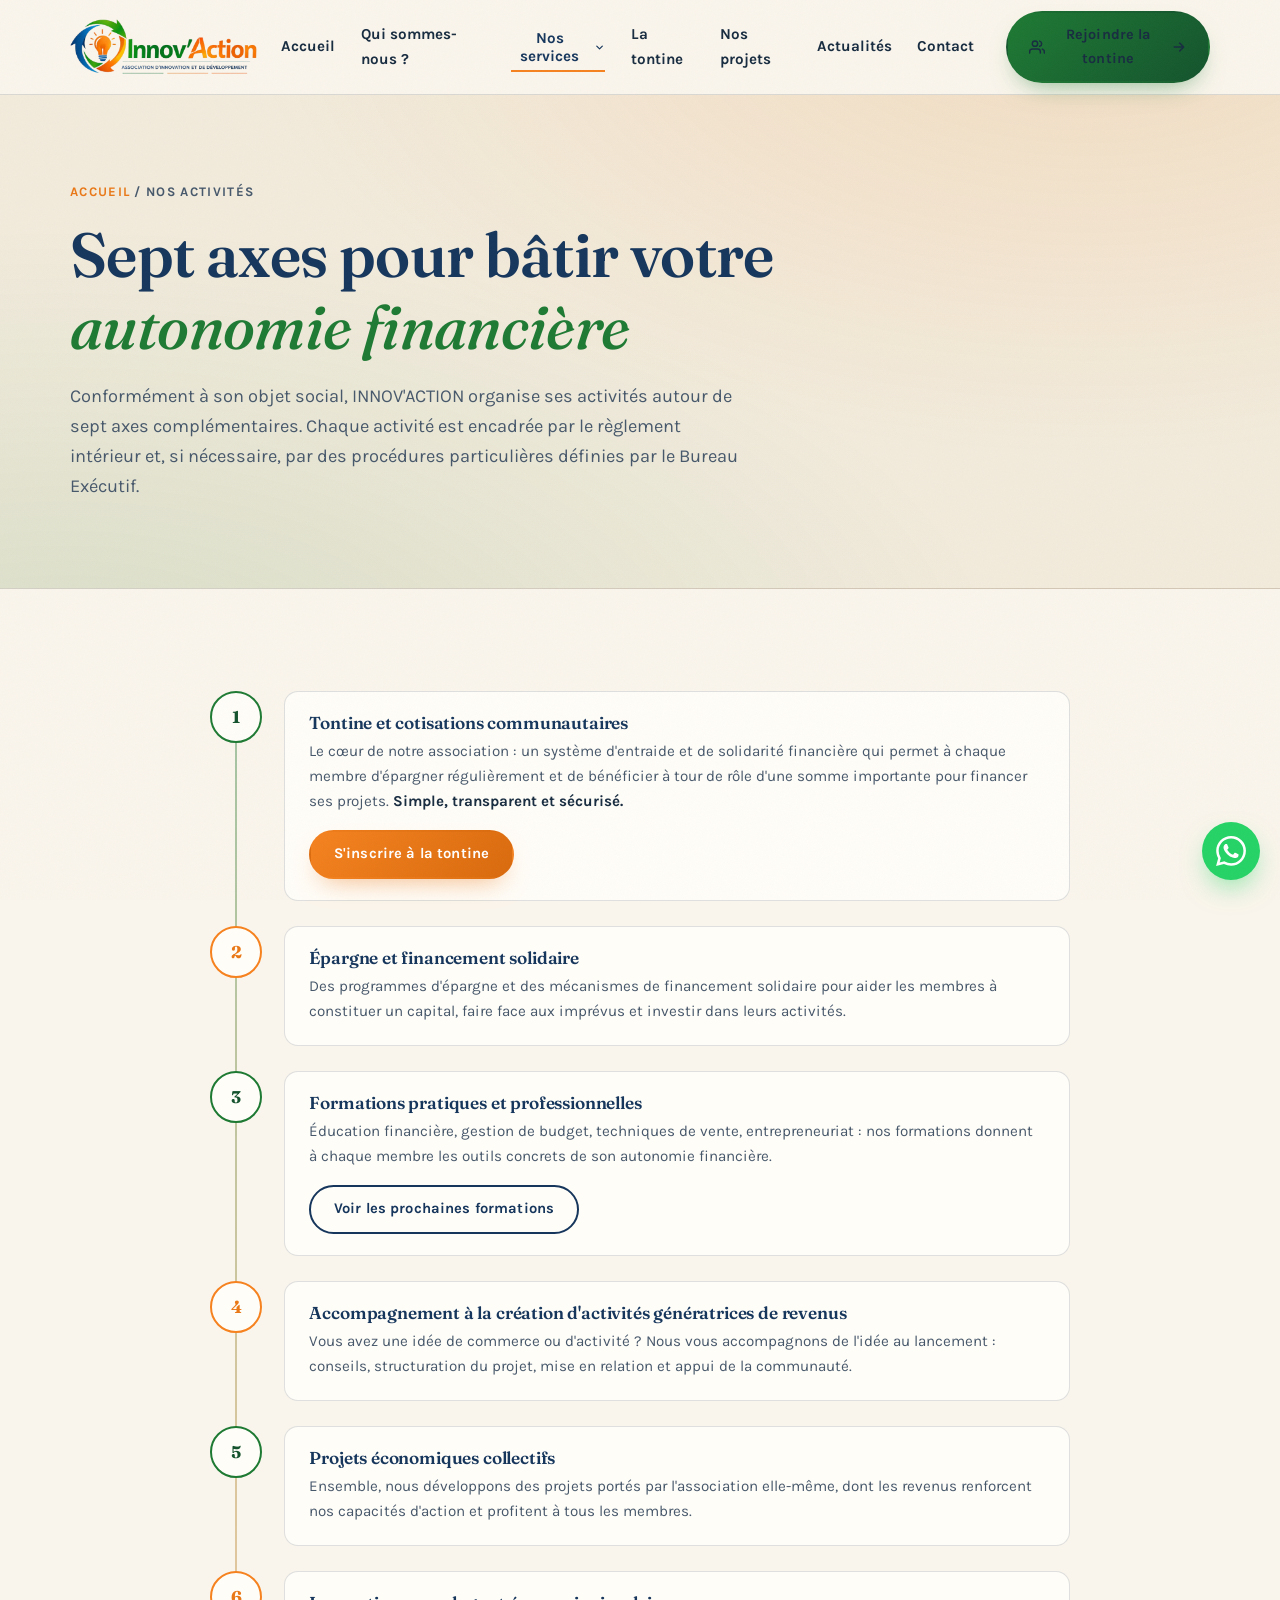
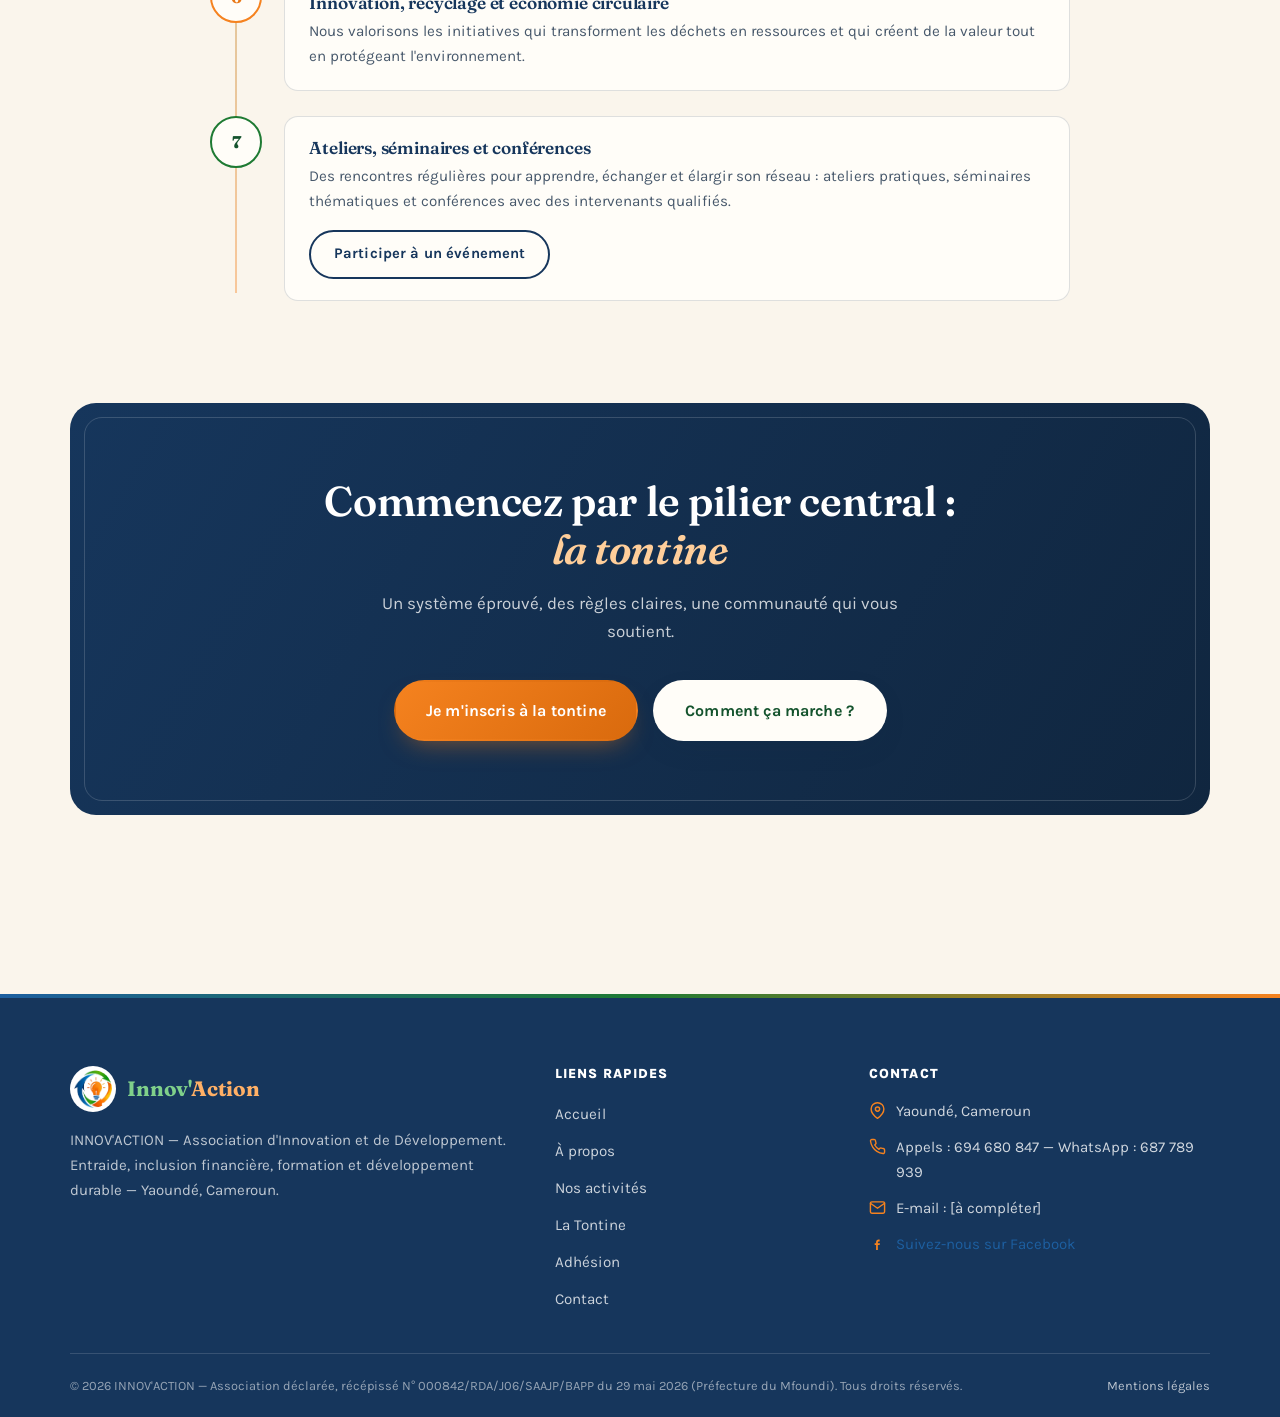
<file: activites.html>
<!DOCTYPE html>
<html lang="fr">
<head>
  <meta charset="UTF-8">
  <meta name="viewport" content="width=device-width, initial-scale=1.0">
  <title>Nos activités — INNOV'ACTION | Tontine, épargne, formations et projets à Yaoundé</title>
  <meta name="description" content="Les 7 axes d'activités d'INNOV'ACTION à Yaoundé : tontine, épargne solidaire, formations pratiques, accompagnement entrepreneurial, projets collectifs, économie circulaire, ateliers et séminaires.">
  <link rel="canonical" href="https://www.innovaction-cameroun.org/activites.html">
  <meta name="robots" content="index, follow">
  <meta property="og:type" content="website">
  <meta property="og:locale" content="fr_FR">
  <meta property="og:site_name" content="INNOV'ACTION">
  <meta property="og:title" content="Nos activités — INNOV'ACTION">
  <meta property="og:description" content="Sept axes complémentaires au service de votre autonomie financière : tontine, épargne, formations, accompagnement et projets collectifs.">
  <meta property="og:url" content="https://www.innovaction-cameroun.org/activites.html">
  <link rel="icon" type="image/png" href="assets/logo-icone.png">
  <link rel="preconnect" href="https://fonts.googleapis.com">
  <link rel="preconnect" href="https://fonts.gstatic.com" crossorigin>
  <link href="https://fonts.googleapis.com/css2?family=Fraunces:ital,opsz,wght@0,9..144,400..700;1,9..144,400..700&family=Karla:ital,wght@0,400..800;1,400..800&display=swap" rel="stylesheet">
  <link rel="stylesheet" href="css/style.css?v=20260723">
</head>
<body>

  <header class="site-header">
    <div class="container header-inner">
      <a class="brand" href="index.html" aria-label="INNOV'ACTION — Accueil">
        <img class="brand-logo" src="assets/logo.png" alt="Innov'Action — Association d'Innovation et de Développement">
      </a>
      <a class="btn btn-primary header-cta-mobile" href="inscription.html">
        <svg viewBox="0 0 24 24" fill="none" stroke="currentColor" stroke-width="2.2" stroke-linecap="round" stroke-linejoin="round"><path d="M17 21v-2a4 4 0 0 0-4-4H5a4 4 0 0 0-4 4v2"/><circle cx="9" cy="7" r="4"/><path d="M23 21v-2a4 4 0 0 0-3-3.87M16 3.13a4 4 0 0 1 0 7.75"/></svg>
        Rejoindre la tontine
      </a>
      <button class="nav-toggle" aria-label="Ouvrir le menu" aria-expanded="false"><span></span></button>
      <nav class="main-nav" aria-label="Navigation principale">
        <a href="index.html">Accueil</a>
        <a href="a-propos.html">Qui sommes-nous ?</a>
        <div class="nav-sub">
          <button class="nav-sub-btn active" type="button" aria-expanded="false" aria-haspopup="true">Nos services
            <svg viewBox="0 0 24 24" fill="none" stroke="currentColor" stroke-width="2.6" stroke-linecap="round" stroke-linejoin="round"><path d="M6 9l6 6 6-6"/></svg>
          </button>
          <div class="nav-sub-menu">
            <a href="activites.html#tontine">Tontine &amp; cotisations</a>
            <a href="activites.html#epargne">Épargne solidaire</a>
            <a href="activites.html#formations">Formations pratiques</a>
            <a href="activites.html#accompagnement">Accompagnement AGR</a>
            <a href="adhesion.html">Adhésion / Devenir membre</a>
          </div>
        </div>
        <a href="tontine.html">La tontine</a>
        <a href="activites.html#projets">Nos projets</a>
        <a href="actualites.html">Actualités</a>
        <a href="contact.html">Contact</a>
        <span class="nav-cta"><a class="btn btn-primary" href="inscription.html">
          <svg viewBox="0 0 24 24" fill="none" stroke="currentColor" stroke-width="2.2" stroke-linecap="round" stroke-linejoin="round"><path d="M17 21v-2a4 4 0 0 0-4-4H5a4 4 0 0 0-4 4v2"/><circle cx="9" cy="7" r="4"/><path d="M23 21v-2a4 4 0 0 0-3-3.87M16 3.13a4 4 0 0 1 0 7.75"/></svg>
          Rejoindre la tontine
          <svg viewBox="0 0 24 24" fill="none" stroke="currentColor" stroke-width="2.4" stroke-linecap="round" stroke-linejoin="round"><path d="M5 12h14M13 6l6 6-6 6"/></svg>
        </a></span>
      </nav>
    </div>
  </header>

  <main>

    <div class="page-hero">
      <div class="container">
        <p class="crumbs"><a href="index.html">Accueil</a> / Nos activités</p>
        <h1>Sept axes pour bâtir votre <span class="accent-italic">autonomie financière</span></h1>
        <p class="lead">Conformément à son objet social, INNOV'ACTION organise ses activités autour de sept axes complémentaires. Chaque activité est encadrée par le règlement intérieur et, si nécessaire, par des procédures particulières définies par le Bureau Exécutif.</p>
      </div>
    </div>

    <section aria-label="Liste des activités">
      <div class="container">

        <div class="vtimeline" style="max-width:860px; margin-inline:auto;">
          <div class="vt-item reveal" id="tontine">
            <span class="vt-dot">1</span>
            <div class="vt-body">
              <h3>Tontine et cotisations communautaires</h3>
              <p>Le cœur de notre association : un système d'entraide et de solidarité financière qui permet à chaque membre d'épargner régulièrement et de bénéficier à tour de rôle d'une somme importante pour financer ses projets. <strong>Simple, transparent et sécurisé.</strong></p>
              <div style="margin-top:1rem;"><a class="btn btn-orange" style="padding:0.65rem 1.4rem; font-size:0.92rem;" href="inscription.html">S'inscrire à la tontine</a></div>
            </div>
          </div>

          <div class="vt-item reveal" id="epargne">
            <span class="vt-dot">2</span>
            <div class="vt-body">
              <h3>Épargne et financement solidaire</h3>
              <p>Des programmes d'épargne et des mécanismes de financement solidaire pour aider les membres à constituer un capital, faire face aux imprévus et investir dans leurs activités.</p>
            </div>
          </div>

          <div class="vt-item reveal" id="formations">
            <span class="vt-dot">3</span>
            <div class="vt-body">
              <h3>Formations pratiques et professionnelles</h3>
              <p>Éducation financière, gestion de budget, techniques de vente, entrepreneuriat : nos formations donnent à chaque membre les outils concrets de son autonomie financière.</p>
              <div style="margin-top:1rem;"><a class="btn btn-outline" style="padding:0.65rem 1.4rem; font-size:0.92rem;" href="contact.html">Voir les prochaines formations</a></div>
            </div>
          </div>

          <div class="vt-item reveal" id="accompagnement">
            <span class="vt-dot">4</span>
            <div class="vt-body">
              <h3>Accompagnement à la création d'activités génératrices de revenus</h3>
              <p>Vous avez une idée de commerce ou d'activité ? Nous vous accompagnons de l'idée au lancement : conseils, structuration du projet, mise en relation et appui de la communauté.</p>
            </div>
          </div>

          <div class="vt-item reveal" id="projets">
            <span class="vt-dot">5</span>
            <div class="vt-body">
              <h3>Projets économiques collectifs</h3>
              <p>Ensemble, nous développons des projets portés par l'association elle-même, dont les revenus renforcent nos capacités d'action et profitent à tous les membres.</p>
            </div>
          </div>

          <div class="vt-item reveal" id="recyclage">
            <span class="vt-dot">6</span>
            <div class="vt-body">
              <h3>Innovation, recyclage et économie circulaire</h3>
              <p>Nous valorisons les initiatives qui transforment les déchets en ressources et qui créent de la valeur tout en protégeant l'environnement.</p>
            </div>
          </div>

          <div class="vt-item reveal" id="evenements">
            <span class="vt-dot">7</span>
            <div class="vt-body">
              <h3>Ateliers, séminaires et conférences</h3>
              <p>Des rencontres régulières pour apprendre, échanger et élargir son réseau : ateliers pratiques, séminaires thématiques et conférences avec des intervenants qualifiés.</p>
              <div style="margin-top:1rem;"><a class="btn btn-outline" style="padding:0.65rem 1.4rem; font-size:0.92rem;" href="contact.html">Participer à un événement</a></div>
            </div>
          </div>
        </div>

      </div>
    </section>

    <section aria-label="Appel à l'action" style="padding-top:0;">
      <div class="container">
        <div class="cta-final reveal">
          <h2>Commencez par le pilier central&nbsp;: <em>la tontine</em></h2>
          <p>Un système éprouvé, des règles claires, une communauté qui vous soutient.</p>
          <div class="actions">
            <a class="btn btn-orange" href="inscription.html">Je m'inscris à la tontine</a>
            <a class="btn btn-light" href="tontine.html">Comment ça marche ?</a>
          </div>
        </div>
      </div>
    </section>

  </main>

  <footer class="site-footer">
    <div class="container">
      <div class="footer-grid">
        <div>
          <div class="footer-brand">
            <img src="assets/logo-icone.png" alt="Logo INNOV'ACTION" width="46" height="46">
            <span class="brand-name"><span class="n1">Innov'</span><span class="n2">Action</span></span>
          </div>
          <p>INNOV'ACTION — Association d'Innovation et de Développement. Entraide, inclusion financière, formation et développement durable — Yaoundé, Cameroun.</p>
        </div>
        <div>
          <h4>Liens rapides</h4>
          <ul class="footer-links">
            <li><a href="index.html">Accueil</a></li>
            <li><a href="a-propos.html">À propos</a></li>
            <li><a href="activites.html">Nos activités</a></li>
            <li><a href="tontine.html">La Tontine</a></li>
            <li><a href="adhesion.html">Adhésion</a></li>
            <li><a href="contact.html">Contact</a></li>
          </ul>
        </div>
        <div>
          <h4>Contact</h4>
          <ul class="footer-contact">
            <li>
              <svg viewBox="0 0 24 24" fill="none" stroke="currentColor" stroke-width="2" stroke-linecap="round" stroke-linejoin="round"><path d="M21 10c0 7-9 13-9 13s-9-6-9-13a9 9 0 0 1 18 0z"/><circle cx="12" cy="10" r="3"/></svg>
              Yaoundé, Cameroun
            </li>
            <li>
              <svg viewBox="0 0 24 24" fill="none" stroke="currentColor" stroke-width="2" stroke-linecap="round" stroke-linejoin="round"><path d="M22 16.92v3a2 2 0 0 1-2.18 2 19.79 19.79 0 0 1-8.63-3.07 19.5 19.5 0 0 1-6-6 19.79 19.79 0 0 1-3.07-8.67A2 2 0 0 1 4.11 2h3a2 2 0 0 1 2 1.72c.127.96.361 1.903.7 2.81a2 2 0 0 1-.45 2.11L8.09 9.91a16 16 0 0 0 6 6l1.27-1.27a2 2 0 0 1 2.11-.45c.907.339 1.85.573 2.81.7A2 2 0 0 1 22 16.92z"/></svg>
              Appels : 694 680 847 — WhatsApp : 687 789 939
            </li>
            <li>
              <svg viewBox="0 0 24 24" fill="none" stroke="currentColor" stroke-width="2" stroke-linecap="round" stroke-linejoin="round"><path d="M4 4h16c1.1 0 2 .9 2 2v12c0 1.1-.9 2-2 2H4c-1.1 0-2-.9-2-2V6c0-1.1.9-2 2-2z"/><path d="M22 6l-10 7L2 6"/></svg>
              E-mail : [à compléter]
            </li>
            <li>
              <svg viewBox="0 0 24 24" fill="currentColor"><path d="M13.5 9H15V6.5h-1.5c-1.933 0-3.5 1.567-3.5 3.5v1.5H8v2.5h2V21h2.5v-7H15l.5-2.5h-3V10a1 1 0 0 1 1-1z"/></svg>
              <a href="https://www.facebook.com/share/1DivfpZUDF/" target="_blank" rel="noopener">Suivez-nous sur Facebook</a>
            </li>
          </ul>
        </div>
      </div>
      <div class="footer-legal">
        <span>© 2026 INNOV'ACTION — Association déclarée, récépissé N° 000842/RDA/J06/SAAJP/BAPP du 29 mai 2026 (Préfecture du Mfoundi). Tous droits réservés.</span>
        <a href="mentions-legales.html">Mentions légales</a>
      </div>
    </div>
  </footer>

  <a class="wa-float" href="#" target="_blank" rel="noopener" aria-label="Discuter sur WhatsApp">
    <svg viewBox="0 0 24 24" fill="currentColor"><path d="M17.472 14.382c-.297-.149-1.758-.867-2.03-.967-.273-.099-.471-.148-.67.15-.197.297-.767.966-.94 1.164-.173.199-.347.223-.644.075-.297-.15-1.255-.463-2.39-1.475-.883-.788-1.48-1.761-1.653-2.059-.173-.297-.018-.458.13-.606.134-.133.298-.347.446-.52.149-.174.198-.298.298-.497.099-.198.05-.371-.025-.52-.075-.149-.669-1.612-.916-2.207-.242-.579-.487-.5-.669-.51-.173-.008-.371-.01-.57-.01-.198 0-.52.074-.792.372-.272.297-1.04 1.016-1.04 2.479 0 1.462 1.065 2.875 1.213 3.074.149.198 2.096 3.2 5.077 4.487.709.306 1.262.489 1.694.625.712.227 1.36.195 1.871.118.571-.085 1.758-.719 2.006-1.413.248-.694.248-1.289.173-1.413-.074-.124-.272-.198-.57-.347m-5.421 7.403h-.004a9.87 9.87 0 0 1-5.031-1.378l-.361-.214-3.741.982.998-3.648-.235-.374a9.86 9.86 0 0 1-1.51-5.26c.001-5.45 4.436-9.884 9.888-9.884 2.64 0 5.122 1.03 6.988 2.898a9.825 9.825 0 0 1 2.893 6.994c-.003 5.45-4.437 9.884-9.885 9.884m8.413-18.297A11.815 11.815 0 0 0 12.05 0C5.495 0 .16 5.335.157 11.892c0 2.096.547 4.142 1.588 5.945L.057 24l6.305-1.654a11.882 11.882 0 0 0 5.683 1.448h.005c6.554 0 11.89-5.335 11.893-11.893a11.821 11.821 0 0 0-3.48-8.413z"/></svg>
  </a>

  <script src="js/main.js?v=20260723"></script>
</body>
</html>
</file>
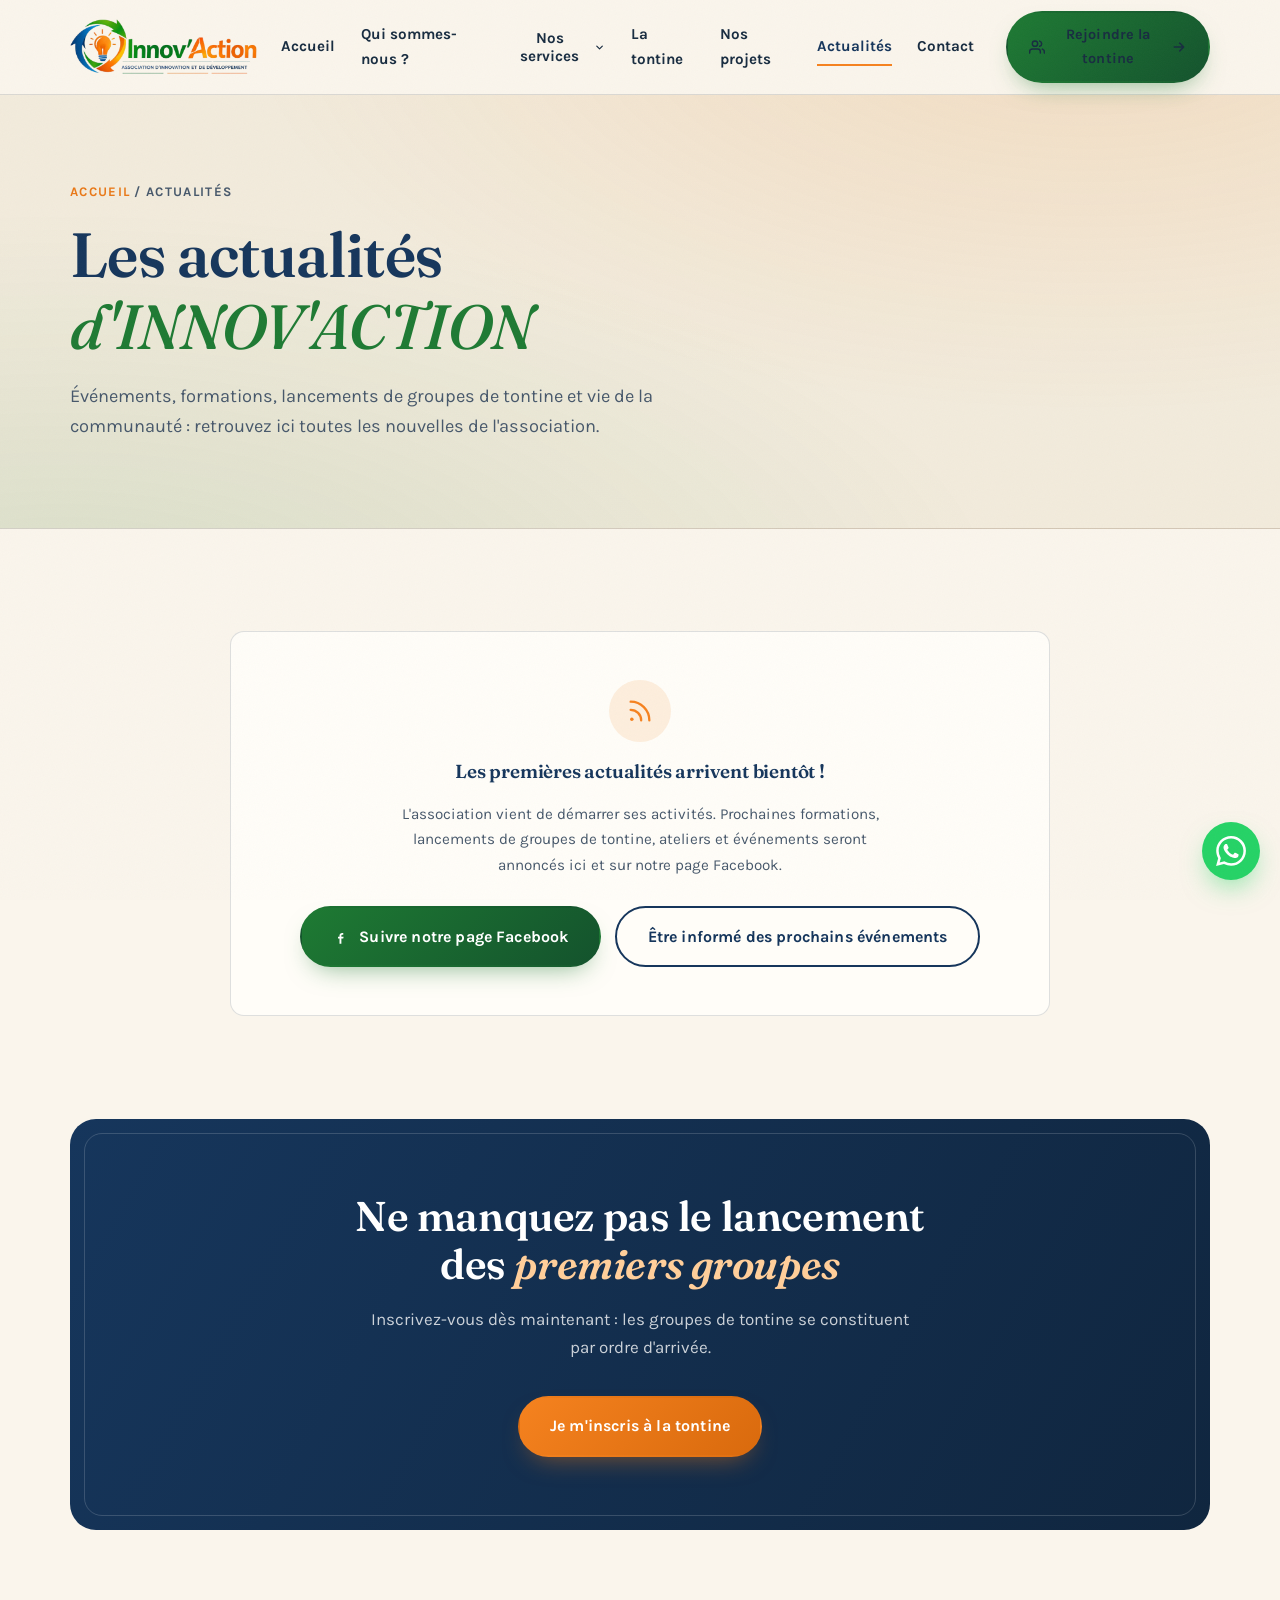
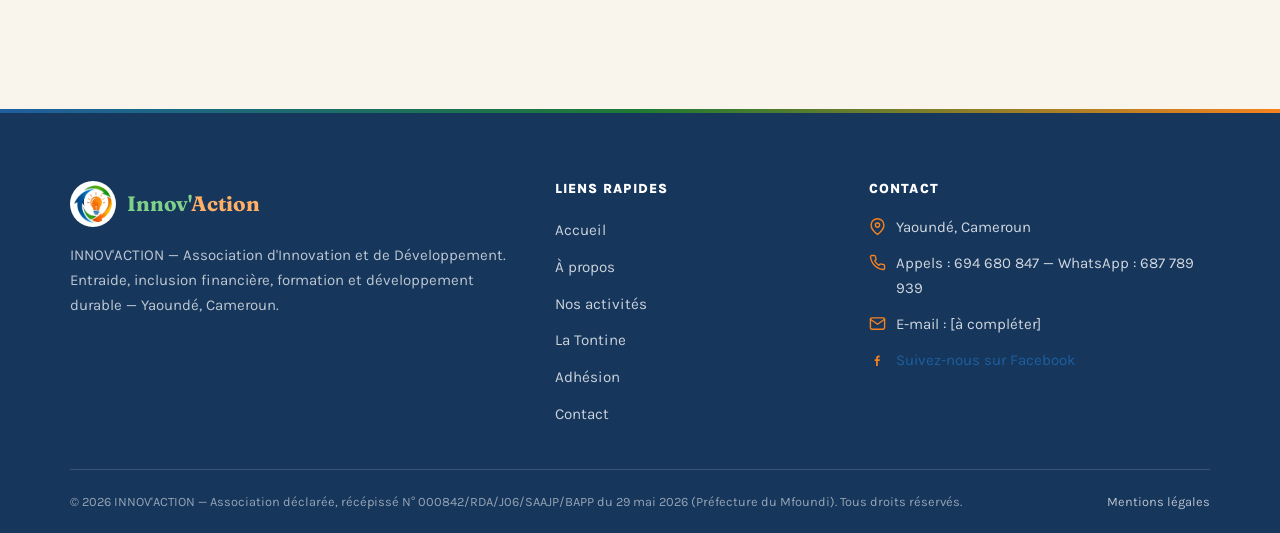
<file: actualites.html>
<!DOCTYPE html>
<html lang="fr">
<head>
  <meta charset="UTF-8">
  <meta name="viewport" content="width=device-width, initial-scale=1.0">
  <title>Actualités — INNOV'ACTION Yaoundé | Événements, formations et vie de l'association</title>
  <meta name="description" content="Suivez les actualités de l'association INNOV'ACTION à Yaoundé : événements, formations, réunions, lancements de groupes de tontine et vie de la communauté.">
  <link rel="canonical" href="https://www.innovaction-cameroun.org/actualites.html">
  <meta name="robots" content="index, follow">
  <meta property="og:type" content="website">
  <meta property="og:locale" content="fr_FR">
  <meta property="og:site_name" content="INNOV'ACTION">
  <meta property="og:title" content="Actualités — INNOV'ACTION">
  <meta property="og:description" content="Événements, formations et vie de l'association INNOV'ACTION à Yaoundé.">
  <meta property="og:url" content="https://www.innovaction-cameroun.org/actualites.html">
  <link rel="icon" type="image/png" href="assets/logo-icone.png">
  <link rel="preconnect" href="https://fonts.googleapis.com">
  <link rel="preconnect" href="https://fonts.gstatic.com" crossorigin>
  <link href="https://fonts.googleapis.com/css2?family=Fraunces:ital,opsz,wght@0,9..144,400..700;1,9..144,400..700&family=Karla:ital,wght@0,400..800;1,400..800&display=swap" rel="stylesheet">
  <link rel="stylesheet" href="css/style.css?v=20260723">
</head>
<body>

  <header class="site-header">
    <div class="container header-inner">
      <a class="brand" href="index.html" aria-label="INNOV'ACTION — Accueil">
        <img class="brand-logo" src="assets/logo.png" alt="Innov'Action — Association d'Innovation et de Développement">
      </a>
      <a class="btn btn-primary header-cta-mobile" href="inscription.html">
        <svg viewBox="0 0 24 24" fill="none" stroke="currentColor" stroke-width="2.2" stroke-linecap="round" stroke-linejoin="round"><path d="M17 21v-2a4 4 0 0 0-4-4H5a4 4 0 0 0-4 4v2"/><circle cx="9" cy="7" r="4"/><path d="M23 21v-2a4 4 0 0 0-3-3.87M16 3.13a4 4 0 0 1 0 7.75"/></svg>
        Rejoindre la tontine
      </a>
      <button class="nav-toggle" aria-label="Ouvrir le menu" aria-expanded="false"><span></span></button>
      <nav class="main-nav" aria-label="Navigation principale">
        <a href="index.html">Accueil</a>
        <a href="a-propos.html">Qui sommes-nous ?</a>
        <div class="nav-sub">
          <button class="nav-sub-btn" type="button" aria-expanded="false" aria-haspopup="true">Nos services
            <svg viewBox="0 0 24 24" fill="none" stroke="currentColor" stroke-width="2.6" stroke-linecap="round" stroke-linejoin="round"><path d="M6 9l6 6 6-6"/></svg>
          </button>
          <div class="nav-sub-menu">
            <a href="activites.html#tontine">Tontine &amp; cotisations</a>
            <a href="activites.html#epargne">Épargne solidaire</a>
            <a href="activites.html#formations">Formations pratiques</a>
            <a href="activites.html#accompagnement">Accompagnement AGR</a>
            <a href="adhesion.html">Adhésion / Devenir membre</a>
          </div>
        </div>
        <a href="tontine.html">La tontine</a>
        <a href="activites.html#projets">Nos projets</a>
        <a href="actualites.html" class="active">Actualités</a>
        <a href="contact.html">Contact</a>
        <span class="nav-cta"><a class="btn btn-primary" href="inscription.html">
          <svg viewBox="0 0 24 24" fill="none" stroke="currentColor" stroke-width="2.2" stroke-linecap="round" stroke-linejoin="round"><path d="M17 21v-2a4 4 0 0 0-4-4H5a4 4 0 0 0-4 4v2"/><circle cx="9" cy="7" r="4"/><path d="M23 21v-2a4 4 0 0 0-3-3.87M16 3.13a4 4 0 0 1 0 7.75"/></svg>
          Rejoindre la tontine
          <svg viewBox="0 0 24 24" fill="none" stroke="currentColor" stroke-width="2.4" stroke-linecap="round" stroke-linejoin="round"><path d="M5 12h14M13 6l6 6-6 6"/></svg>
        </a></span>
      </nav>
    </div>
  </header>

  <main>

    <div class="page-hero">
      <div class="container">
        <p class="crumbs"><a href="index.html">Accueil</a> / Actualités</p>
        <h1>Les actualités <span class="accent-italic">d'INNOV'ACTION</span></h1>
        <p class="lead">Événements, formations, lancements de groupes de tontine et vie de la communauté : retrouvez ici toutes les nouvelles de l'association.</p>
      </div>
    </div>

    <section aria-label="Actualités">
      <div class="container">

        <!--
          ============================================================
          MODÈLE D'ARTICLE — Dupliquez ce bloc pour chaque actualité :

          <article class="card reveal" style="margin-bottom:1.4rem;">
            <span class="eyebrow">12 août 2026 — Formation</span>
            <h3>Titre de l'actualité</h3>
            <p>Texte de l'actualité…</p>
            <a class="card-link" href="contact.html">S'inscrire / En savoir plus</a>
          </article>
          ============================================================
        -->

        <div class="cards-grid" style="grid-template-columns:1fr; max-width:820px; margin-inline:auto;">
          <article class="card reveal" style="text-align:center; padding:3rem 2rem;">
            <span class="icirc tint-orange" style="margin:0 auto 1.2rem;">
              <svg viewBox="0 0 24 24" fill="none" stroke="currentColor" stroke-width="2" stroke-linecap="round" stroke-linejoin="round"><path d="M4 11a9 9 0 0 1 9 9M4 4a16 16 0 0 1 16 16"/><circle cx="5" cy="19" r="1.5" fill="currentColor" stroke="none"/></svg>
            </span>
            <h3>Les premières actualités arrivent bientôt&nbsp;!</h3>
            <p style="max-width:520px; margin:0.6rem auto 0;">
              L'association vient de démarrer ses activités. Prochaines formations, lancements de groupes
              de tontine, ateliers et événements seront annoncés ici et sur notre page Facebook.
            </p>
            <div style="display:flex; flex-wrap:wrap; gap:0.9rem; justify-content:center; margin-top:1.8rem;">
              <a class="btn btn-primary" href="https://www.facebook.com/share/1DivfpZUDF/" target="_blank" rel="noopener">
                <svg viewBox="0 0 24 24" fill="currentColor"><path d="M13.5 9H15V6.5h-1.5c-1.933 0-3.5 1.567-3.5 3.5v1.5H8v2.5h2V21h2.5v-7H15l.5-2.5h-3V10a1 1 0 0 1 1-1z"/></svg>
                Suivre notre page Facebook
              </a>
              <a class="btn btn-outline" href="contact.html">Être informé des prochains événements</a>
            </div>
          </article>
        </div>

      </div>
    </section>

    <section aria-label="Appel à l'action" style="padding-top:0;">
      <div class="container">
        <div class="cta-final reveal">
          <h2>Ne manquez pas le lancement des <em>premiers groupes</em></h2>
          <p>Inscrivez-vous dès maintenant : les groupes de tontine se constituent par ordre d'arrivée.</p>
          <div class="actions">
            <a class="btn btn-orange" href="inscription.html">Je m'inscris à la tontine</a>
          </div>
        </div>
      </div>
    </section>

  </main>

  <footer class="site-footer">
    <div class="container">
      <div class="footer-grid">
        <div>
          <div class="footer-brand">
            <img src="assets/logo-icone.png" alt="Logo INNOV'ACTION" width="46" height="46">
            <span class="brand-name"><span class="n1">Innov'</span><span class="n2">Action</span></span>
          </div>
          <p>INNOV'ACTION — Association d'Innovation et de Développement. Entraide, inclusion financière, formation et développement durable — Yaoundé, Cameroun.</p>
        </div>
        <div>
          <h4>Liens rapides</h4>
          <ul class="footer-links">
            <li><a href="index.html">Accueil</a></li>
            <li><a href="a-propos.html">À propos</a></li>
            <li><a href="activites.html">Nos activités</a></li>
            <li><a href="tontine.html">La Tontine</a></li>
            <li><a href="adhesion.html">Adhésion</a></li>
            <li><a href="contact.html">Contact</a></li>
          </ul>
        </div>
        <div>
          <h4>Contact</h4>
          <ul class="footer-contact">
            <li>
              <svg viewBox="0 0 24 24" fill="none" stroke="currentColor" stroke-width="2" stroke-linecap="round" stroke-linejoin="round"><path d="M21 10c0 7-9 13-9 13s-9-6-9-13a9 9 0 0 1 18 0z"/><circle cx="12" cy="10" r="3"/></svg>
              Yaoundé, Cameroun
            </li>
            <li>
              <svg viewBox="0 0 24 24" fill="none" stroke="currentColor" stroke-width="2" stroke-linecap="round" stroke-linejoin="round"><path d="M22 16.92v3a2 2 0 0 1-2.18 2 19.79 19.79 0 0 1-8.63-3.07 19.5 19.5 0 0 1-6-6 19.79 19.79 0 0 1-3.07-8.67A2 2 0 0 1 4.11 2h3a2 2 0 0 1 2 1.72c.127.96.361 1.903.7 2.81a2 2 0 0 1-.45 2.11L8.09 9.91a16 16 0 0 0 6 6l1.27-1.27a2 2 0 0 1 2.11-.45c.907.339 1.85.573 2.81.7A2 2 0 0 1 22 16.92z"/></svg>
              Appels : 694 680 847 — WhatsApp : 687 789 939
            </li>
            <li>
              <svg viewBox="0 0 24 24" fill="none" stroke="currentColor" stroke-width="2" stroke-linecap="round" stroke-linejoin="round"><path d="M4 4h16c1.1 0 2 .9 2 2v12c0 1.1-.9 2-2 2H4c-1.1 0-2-.9-2-2V6c0-1.1.9-2 2-2z"/><path d="M22 6l-10 7L2 6"/></svg>
              E-mail : [à compléter]
            </li>
            <li>
              <svg viewBox="0 0 24 24" fill="currentColor"><path d="M13.5 9H15V6.5h-1.5c-1.933 0-3.5 1.567-3.5 3.5v1.5H8v2.5h2V21h2.5v-7H15l.5-2.5h-3V10a1 1 0 0 1 1-1z"/></svg>
              <a href="https://www.facebook.com/share/1DivfpZUDF/" target="_blank" rel="noopener">Suivez-nous sur Facebook</a>
            </li>
          </ul>
        </div>
      </div>
      <div class="footer-legal">
        <span>© 2026 INNOV'ACTION — Association déclarée, récépissé N° 000842/RDA/J06/SAAJP/BAPP du 29 mai 2026 (Préfecture du Mfoundi). Tous droits réservés.</span>
        <a href="mentions-legales.html">Mentions légales</a>
      </div>
    </div>
  </footer>

  <a class="wa-float" href="#" target="_blank" rel="noopener" aria-label="Discuter sur WhatsApp">
    <svg viewBox="0 0 24 24" fill="currentColor"><path d="M17.472 14.382c-.297-.149-1.758-.867-2.03-.967-.273-.099-.471-.148-.67.15-.197.297-.767.966-.94 1.164-.173.199-.347.223-.644.075-.297-.15-1.255-.463-2.39-1.475-.883-.788-1.48-1.761-1.653-2.059-.173-.297-.018-.458.13-.606.134-.133.298-.347.446-.52.149-.174.198-.298.298-.497.099-.198.05-.371-.025-.52-.075-.149-.669-1.612-.916-2.207-.242-.579-.487-.5-.669-.51-.173-.008-.371-.01-.57-.01-.198 0-.52.074-.792.372-.272.297-1.04 1.016-1.04 2.479 0 1.462 1.065 2.875 1.213 3.074.149.198 2.096 3.2 5.077 4.487.709.306 1.262.489 1.694.625.712.227 1.36.195 1.871.118.571-.085 1.758-.719 2.006-1.413.248-.694.248-1.289.173-1.413-.074-.124-.272-.198-.57-.347m-5.421 7.403h-.004a9.87 9.87 0 0 1-5.031-1.378l-.361-.214-3.741.982.998-3.648-.235-.374a9.86 9.86 0 0 1-1.51-5.26c.001-5.45 4.436-9.884 9.888-9.884 2.64 0 5.122 1.03 6.988 2.898a9.825 9.825 0 0 1 2.893 6.994c-.003 5.45-4.437 9.884-9.885 9.884m8.413-18.297A11.815 11.815 0 0 0 12.05 0C5.495 0 .16 5.335.157 11.892c0 2.096.547 4.142 1.588 5.945L.057 24l6.305-1.654a11.882 11.882 0 0 0 5.683 1.448h.005c6.554 0 11.89-5.335 11.893-11.893a11.821 11.821 0 0 0-3.48-8.413z"/></svg>
  </a>

  <script src="js/main.js?v=20260723"></script>
</body>
</html>
</file>
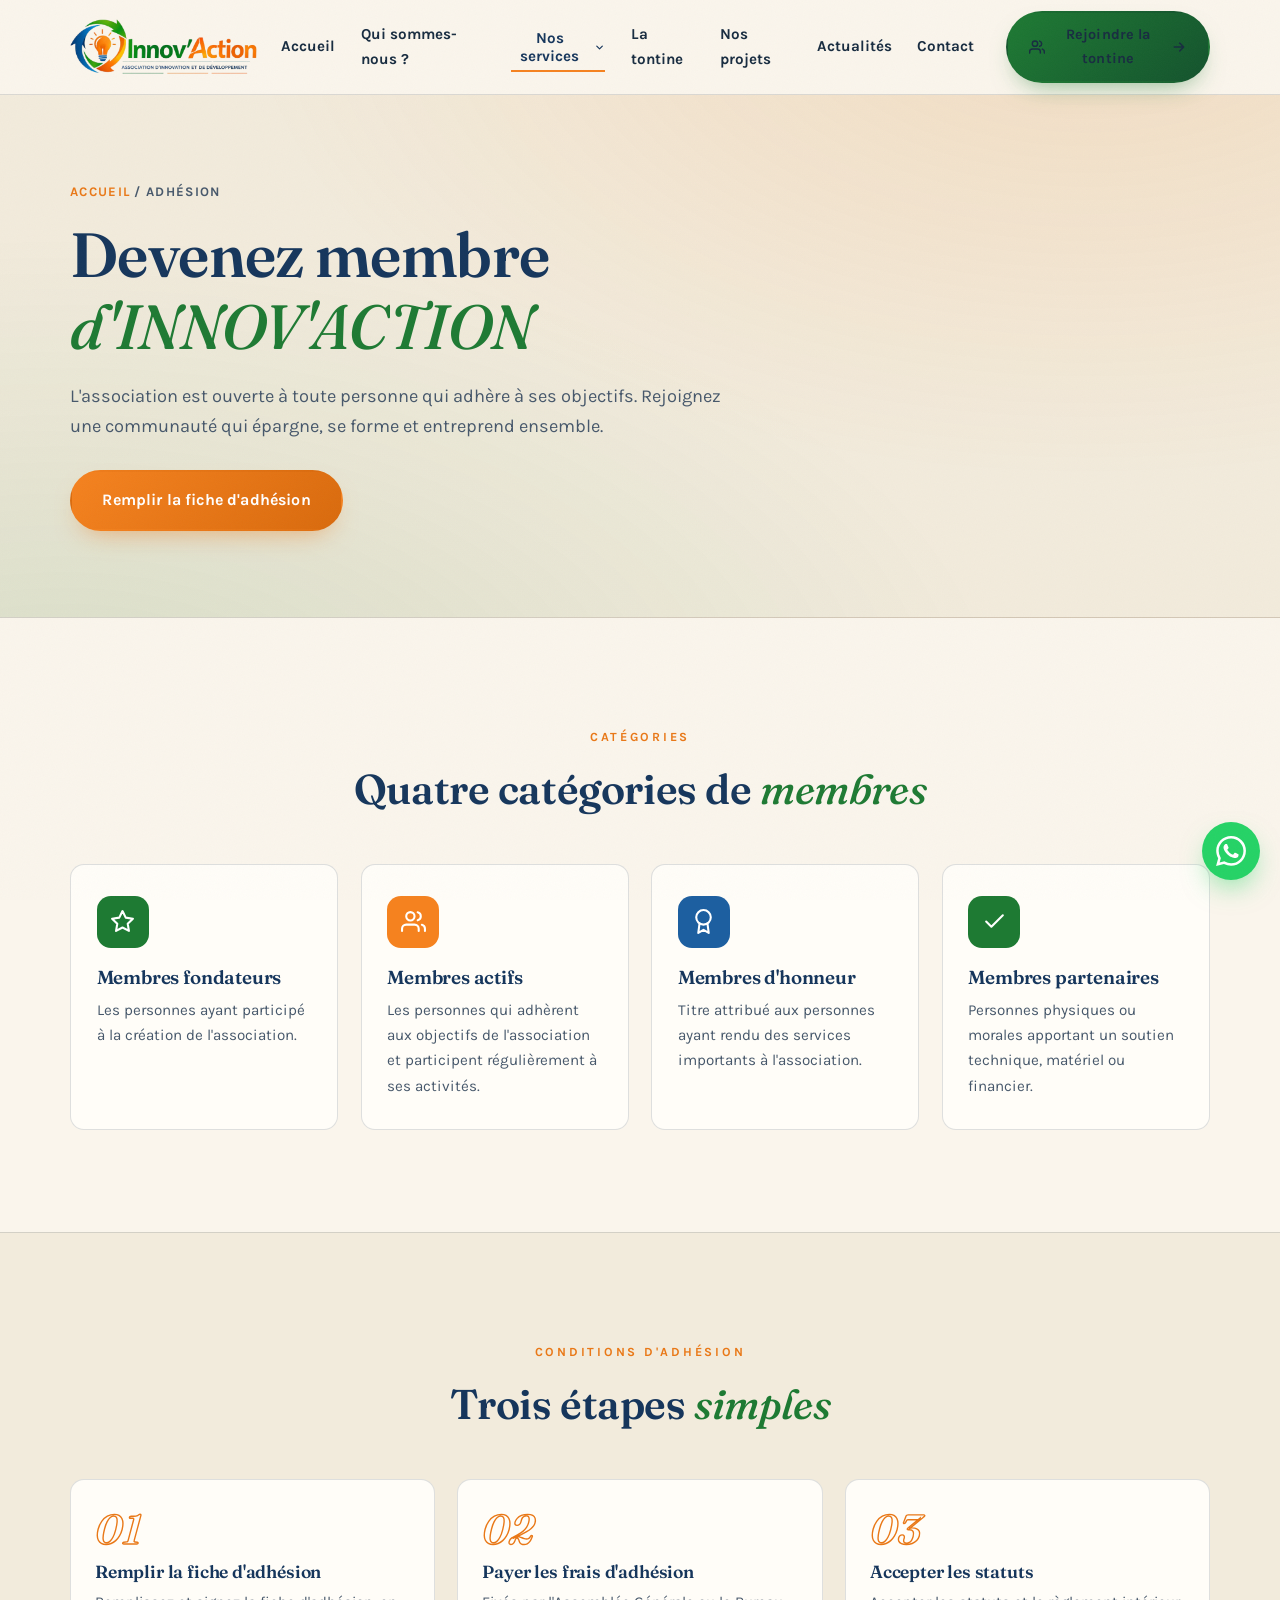
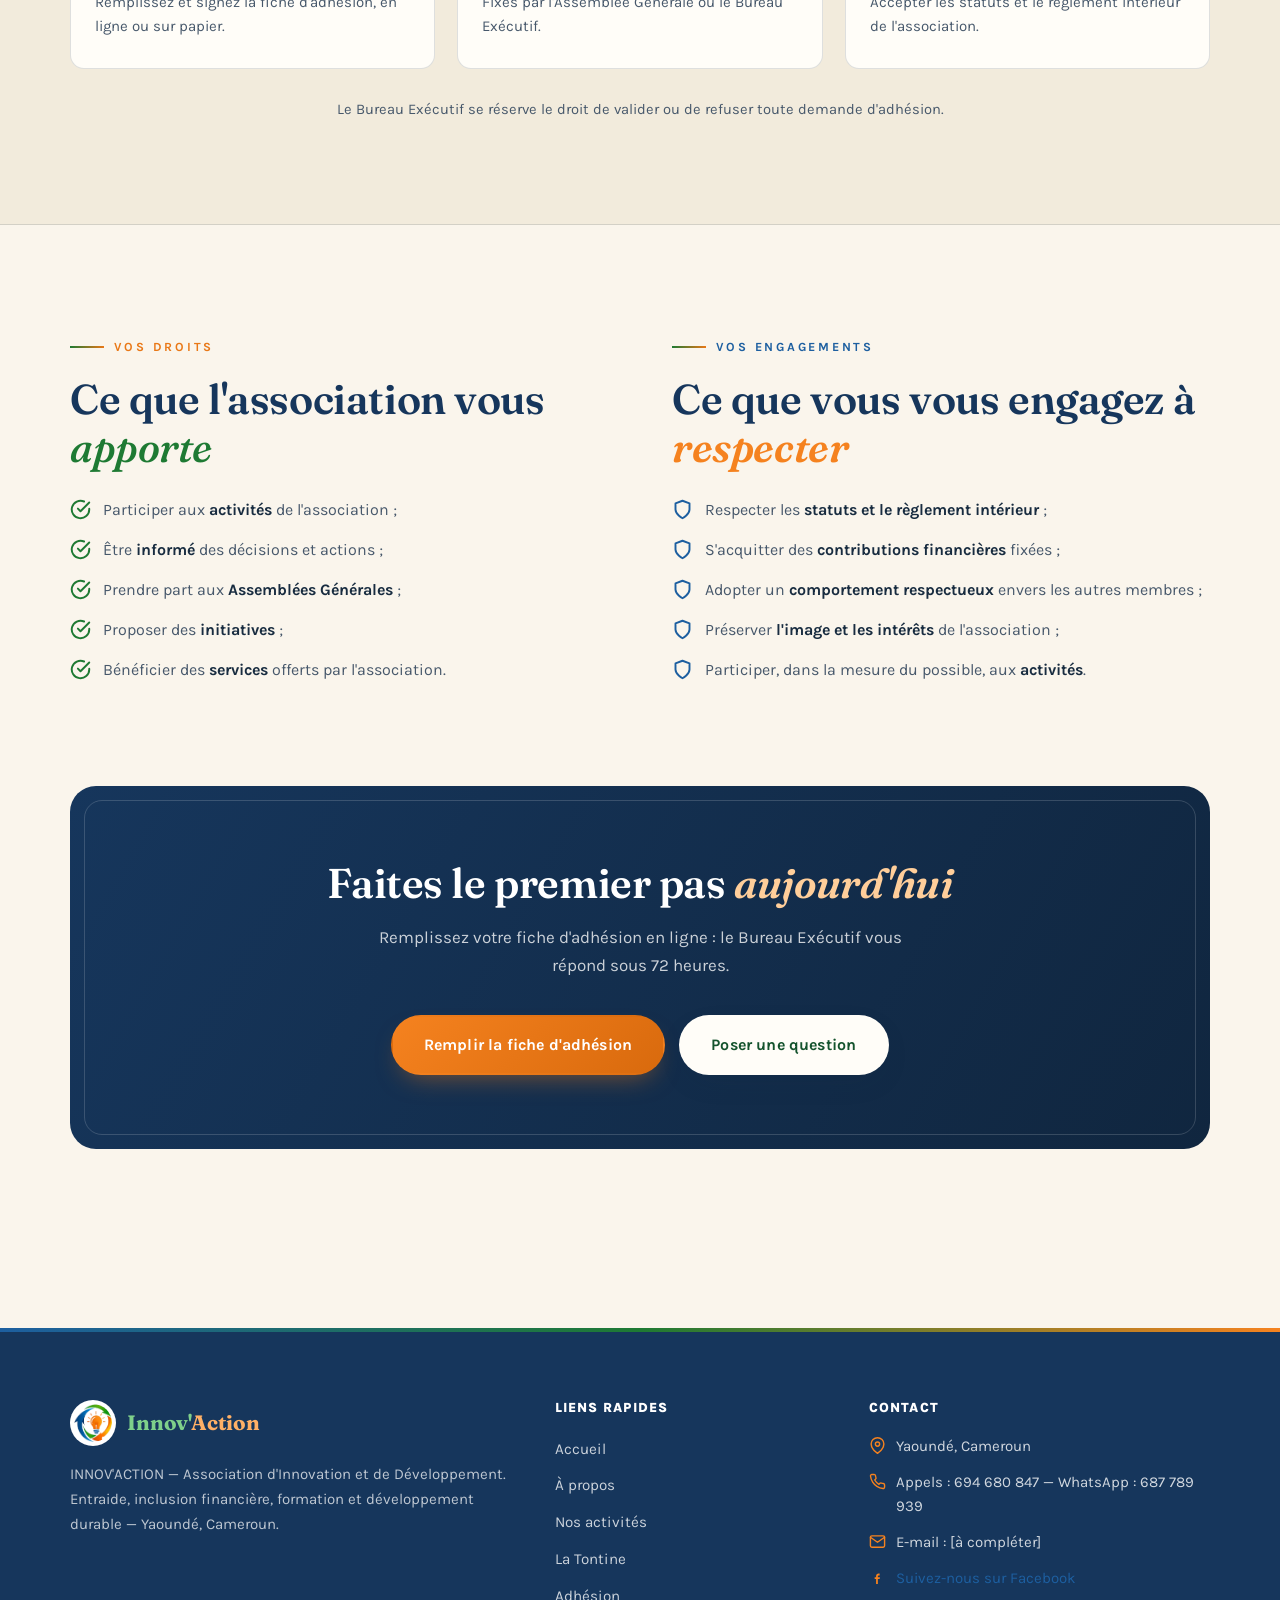
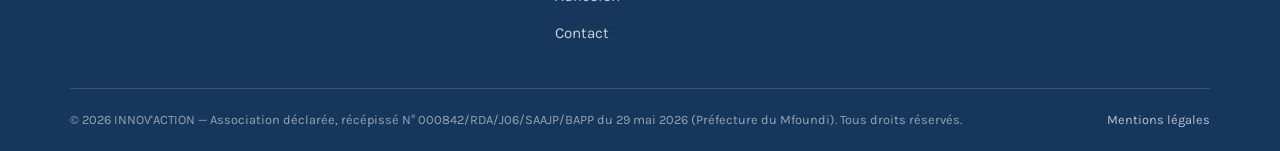
<file: adhesion.html>
<!DOCTYPE html>
<html lang="fr">
<head>
  <meta charset="UTF-8">
  <meta name="viewport" content="width=device-width, initial-scale=1.0">
  <title>Adhésion — Devenez membre d'INNOV'ACTION à Yaoundé | Conditions et étapes</title>
  <meta name="description" content="Devenez membre d'INNOV'ACTION : catégories de membres, conditions d'adhésion, droits et engagements. Rejoignez une association d'entraide légale et transparente à Yaoundé, Cameroun.">
  <link rel="canonical" href="https://www.innovaction-cameroun.org/adhesion.html">
  <meta name="robots" content="index, follow">
  <meta property="og:type" content="website">
  <meta property="og:locale" content="fr_FR">
  <meta property="og:site_name" content="INNOV'ACTION">
  <meta property="og:title" content="Devenez membre d'INNOV'ACTION">
  <meta property="og:description" content="Conditions d'adhésion, droits et engagements des membres de l'association INNOV'ACTION à Yaoundé.">
  <meta property="og:url" content="https://www.innovaction-cameroun.org/adhesion.html">
  <link rel="icon" type="image/png" href="assets/logo-icone.png">
  <link rel="preconnect" href="https://fonts.googleapis.com">
  <link rel="preconnect" href="https://fonts.gstatic.com" crossorigin>
  <link href="https://fonts.googleapis.com/css2?family=Fraunces:ital,opsz,wght@0,9..144,400..700;1,9..144,400..700&family=Karla:ital,wght@0,400..800;1,400..800&display=swap" rel="stylesheet">
  <link rel="stylesheet" href="css/style.css?v=20260723">
</head>
<body>

  <header class="site-header">
    <div class="container header-inner">
      <a class="brand" href="index.html" aria-label="INNOV'ACTION — Accueil">
        <img class="brand-logo" src="assets/logo.png" alt="Innov'Action — Association d'Innovation et de Développement">
      </a>
      <a class="btn btn-primary header-cta-mobile" href="inscription.html">
        <svg viewBox="0 0 24 24" fill="none" stroke="currentColor" stroke-width="2.2" stroke-linecap="round" stroke-linejoin="round"><path d="M17 21v-2a4 4 0 0 0-4-4H5a4 4 0 0 0-4 4v2"/><circle cx="9" cy="7" r="4"/><path d="M23 21v-2a4 4 0 0 0-3-3.87M16 3.13a4 4 0 0 1 0 7.75"/></svg>
        Rejoindre la tontine
      </a>
      <button class="nav-toggle" aria-label="Ouvrir le menu" aria-expanded="false"><span></span></button>
      <nav class="main-nav" aria-label="Navigation principale">
        <a href="index.html">Accueil</a>
        <a href="a-propos.html">Qui sommes-nous ?</a>
        <div class="nav-sub">
          <button class="nav-sub-btn active" type="button" aria-expanded="false" aria-haspopup="true">Nos services
            <svg viewBox="0 0 24 24" fill="none" stroke="currentColor" stroke-width="2.6" stroke-linecap="round" stroke-linejoin="round"><path d="M6 9l6 6 6-6"/></svg>
          </button>
          <div class="nav-sub-menu">
            <a href="activites.html#tontine">Tontine &amp; cotisations</a>
            <a href="activites.html#epargne">Épargne solidaire</a>
            <a href="activites.html#formations">Formations pratiques</a>
            <a href="activites.html#accompagnement">Accompagnement AGR</a>
            <a href="adhesion.html">Adhésion / Devenir membre</a>
          </div>
        </div>
        <a href="tontine.html">La tontine</a>
        <a href="activites.html#projets">Nos projets</a>
        <a href="actualites.html">Actualités</a>
        <a href="contact.html">Contact</a>
        <span class="nav-cta"><a class="btn btn-primary" href="inscription.html">
          <svg viewBox="0 0 24 24" fill="none" stroke="currentColor" stroke-width="2.2" stroke-linecap="round" stroke-linejoin="round"><path d="M17 21v-2a4 4 0 0 0-4-4H5a4 4 0 0 0-4 4v2"/><circle cx="9" cy="7" r="4"/><path d="M23 21v-2a4 4 0 0 0-3-3.87M16 3.13a4 4 0 0 1 0 7.75"/></svg>
          Rejoindre la tontine
          <svg viewBox="0 0 24 24" fill="none" stroke="currentColor" stroke-width="2.4" stroke-linecap="round" stroke-linejoin="round"><path d="M5 12h14M13 6l6 6-6 6"/></svg>
        </a></span>
      </nav>
    </div>
  </header>

  <main>

    <div class="page-hero">
      <div class="container">
        <p class="crumbs"><a href="index.html">Accueil</a> / Adhésion</p>
        <h1>Devenez membre <span class="accent-italic">d'INNOV'ACTION</span></h1>
        <p class="lead">L'association est ouverte à toute personne qui adhère à ses objectifs. Rejoignez une communauté qui épargne, se forme et entreprend ensemble.</p>
        <div class="hero-actions" style="margin-top:1.8rem;">
          <a class="btn btn-orange" href="inscription.html">Remplir la fiche d'adhésion</a>
        </div>
      </div>
    </div>

    <!-- Catégories de membres -->
    <section aria-labelledby="categories-title">
      <div class="container">
        <div class="section-head center reveal">
          <span class="eyebrow">Catégories</span>
          <h2 id="categories-title">Quatre catégories de <span class="accent-italic">membres</span></h2>
        </div>
        <div class="cards-grid">
          <article class="card reveal">
            <span class="card-icon ic-green">
              <svg viewBox="0 0 24 24" fill="none" stroke="currentColor" stroke-width="2" stroke-linecap="round" stroke-linejoin="round"><path d="M12 2l3.09 6.26L22 9.27l-5 4.87 1.18 6.88L12 17.77l-6.18 3.25L7 14.14 2 9.27l6.91-1.01L12 2z"/></svg>
            </span>
            <h3>Membres fondateurs</h3>
            <p>Les personnes ayant participé à la création de l'association.</p>
          </article>
          <article class="card reveal reveal-d1">
            <span class="card-icon ic-orange">
              <svg viewBox="0 0 24 24" fill="none" stroke="currentColor" stroke-width="2" stroke-linecap="round" stroke-linejoin="round"><path d="M17 21v-2a4 4 0 0 0-4-4H5a4 4 0 0 0-4 4v2"/><circle cx="9" cy="7" r="4"/><path d="M23 21v-2a4 4 0 0 0-3-3.87M16 3.13a4 4 0 0 1 0 7.75"/></svg>
            </span>
            <h3>Membres actifs</h3>
            <p>Les personnes qui adhèrent aux objectifs de l'association et participent régulièrement à ses activités.</p>
          </article>
          <article class="card reveal reveal-d2">
            <span class="card-icon ic-blue">
              <svg viewBox="0 0 24 24" fill="none" stroke="currentColor" stroke-width="2" stroke-linecap="round" stroke-linejoin="round"><circle cx="12" cy="8" r="7"/><path d="M8.21 13.89L7 23l5-3 5 3-1.21-9.12"/></svg>
            </span>
            <h3>Membres d'honneur</h3>
            <p>Titre attribué aux personnes ayant rendu des services importants à l'association.</p>
          </article>
          <article class="card reveal reveal-d3">
            <span class="card-icon ic-green">
              <svg viewBox="0 0 24 24" fill="none" stroke="currentColor" stroke-width="2" stroke-linecap="round" stroke-linejoin="round"><path d="M20 6L9 17l-5-5"/></svg>
            </span>
            <h3>Membres partenaires</h3>
            <p>Personnes physiques ou morales apportant un soutien technique, matériel ou financier.</p>
          </article>
        </div>
      </div>
    </section>

    <!-- Conditions -->
    <section class="band-cream" aria-labelledby="conditions-title">
      <div class="container">
        <div class="section-head center reveal">
          <span class="eyebrow">Conditions d'adhésion</span>
          <h2 id="conditions-title">Trois étapes <span class="accent-italic">simples</span></h2>
        </div>
        <div class="steps">
          <div class="step reveal">
            <h3>Remplir la fiche d'adhésion</h3>
            <p>Remplissez et signez la fiche d'adhésion, en ligne ou sur papier.</p>
          </div>
          <div class="step reveal reveal-d1">
            <h3>Payer les frais d'adhésion</h3>
            <p>Fixés par l'Assemblée Générale ou le Bureau Exécutif.</p>
          </div>
          <div class="step reveal reveal-d2">
            <h3>Accepter les statuts</h3>
            <p>Accepter les statuts et le règlement intérieur de l'association.</p>
          </div>
        </div>
        <p class="reveal" style="text-align:center; margin-top:1.8rem; font-size:0.92rem;">
          Le Bureau Exécutif se réserve le droit de valider ou de refuser toute demande d'adhésion.
        </p>
      </div>
    </section>

    <!-- Droits et engagements -->
    <section aria-label="Droits et engagements">
      <div class="container split">
        <div class="reveal">
          <span class="eyebrow">Vos droits</span>
          <h2>Ce que l'association vous <span class="accent-italic">apporte</span></h2>
          <ul class="check-list" style="margin-top:1.6rem;">
            <li>
              <svg viewBox="0 0 24 24" fill="none" stroke="currentColor" stroke-width="2.2" stroke-linecap="round" stroke-linejoin="round"><path d="M22 11.08V12a10 10 0 1 1-5.93-9.14"/><path d="M22 4L12 14.01l-3-3"/></svg>
              <span>Participer aux <strong>activités</strong> de l'association ;</span>
            </li>
            <li>
              <svg viewBox="0 0 24 24" fill="none" stroke="currentColor" stroke-width="2.2" stroke-linecap="round" stroke-linejoin="round"><path d="M22 11.08V12a10 10 0 1 1-5.93-9.14"/><path d="M22 4L12 14.01l-3-3"/></svg>
              <span>Être <strong>informé</strong> des décisions et actions ;</span>
            </li>
            <li>
              <svg viewBox="0 0 24 24" fill="none" stroke="currentColor" stroke-width="2.2" stroke-linecap="round" stroke-linejoin="round"><path d="M22 11.08V12a10 10 0 1 1-5.93-9.14"/><path d="M22 4L12 14.01l-3-3"/></svg>
              <span>Prendre part aux <strong>Assemblées Générales</strong> ;</span>
            </li>
            <li>
              <svg viewBox="0 0 24 24" fill="none" stroke="currentColor" stroke-width="2.2" stroke-linecap="round" stroke-linejoin="round"><path d="M22 11.08V12a10 10 0 1 1-5.93-9.14"/><path d="M22 4L12 14.01l-3-3"/></svg>
              <span>Proposer des <strong>initiatives</strong> ;</span>
            </li>
            <li>
              <svg viewBox="0 0 24 24" fill="none" stroke="currentColor" stroke-width="2.2" stroke-linecap="round" stroke-linejoin="round"><path d="M22 11.08V12a10 10 0 1 1-5.93-9.14"/><path d="M22 4L12 14.01l-3-3"/></svg>
              <span>Bénéficier des <strong>services</strong> offerts par l'association.</span>
            </li>
          </ul>
        </div>
        <div class="reveal reveal-d1">
          <span class="eyebrow" style="color:var(--blue);">Vos engagements</span>
          <h2>Ce que vous vous engagez à <span style="color:var(--orange-bright); font-style:italic;">respecter</span></h2>
          <ul class="check-list" style="margin-top:1.6rem;">
            <li>
              <svg viewBox="0 0 24 24" fill="none" stroke="#1d5fa0" stroke-width="2.2" stroke-linecap="round" stroke-linejoin="round"><path d="M12 22s8-4 8-10V5l-8-3-8 3v7c0 6 8 10 8 10z"/></svg>
              <span>Respecter les <strong>statuts et le règlement intérieur</strong> ;</span>
            </li>
            <li>
              <svg viewBox="0 0 24 24" fill="none" stroke="#1d5fa0" stroke-width="2.2" stroke-linecap="round" stroke-linejoin="round"><path d="M12 22s8-4 8-10V5l-8-3-8 3v7c0 6 8 10 8 10z"/></svg>
              <span>S'acquitter des <strong>contributions financières</strong> fixées ;</span>
            </li>
            <li>
              <svg viewBox="0 0 24 24" fill="none" stroke="#1d5fa0" stroke-width="2.2" stroke-linecap="round" stroke-linejoin="round"><path d="M12 22s8-4 8-10V5l-8-3-8 3v7c0 6 8 10 8 10z"/></svg>
              <span>Adopter un <strong>comportement respectueux</strong> envers les autres membres ;</span>
            </li>
            <li>
              <svg viewBox="0 0 24 24" fill="none" stroke="#1d5fa0" stroke-width="2.2" stroke-linecap="round" stroke-linejoin="round"><path d="M12 22s8-4 8-10V5l-8-3-8 3v7c0 6 8 10 8 10z"/></svg>
              <span>Préserver <strong>l'image et les intérêts</strong> de l'association ;</span>
            </li>
            <li>
              <svg viewBox="0 0 24 24" fill="none" stroke="#1d5fa0" stroke-width="2.2" stroke-linecap="round" stroke-linejoin="round"><path d="M12 22s8-4 8-10V5l-8-3-8 3v7c0 6 8 10 8 10z"/></svg>
              <span>Participer, dans la mesure du possible, aux <strong>activités</strong>.</span>
            </li>
          </ul>
        </div>
      </div>
    </section>

    <!-- CTA -->
    <section aria-label="Appel à l'action" style="padding-top:0;">
      <div class="container">
        <div class="cta-final reveal">
          <h2>Faites le premier pas <em>aujourd'hui</em></h2>
          <p>Remplissez votre fiche d'adhésion en ligne : le Bureau Exécutif vous répond sous 72 heures.</p>
          <div class="actions">
            <a class="btn btn-orange" href="inscription.html">Remplir la fiche d'adhésion</a>
            <a class="btn btn-light" href="contact.html">Poser une question</a>
          </div>
        </div>
      </div>
    </section>

  </main>

  <footer class="site-footer">
    <div class="container">
      <div class="footer-grid">
        <div>
          <div class="footer-brand">
            <img src="assets/logo-icone.png" alt="Logo INNOV'ACTION" width="46" height="46">
            <span class="brand-name"><span class="n1">Innov'</span><span class="n2">Action</span></span>
          </div>
          <p>INNOV'ACTION — Association d'Innovation et de Développement. Entraide, inclusion financière, formation et développement durable — Yaoundé, Cameroun.</p>
        </div>
        <div>
          <h4>Liens rapides</h4>
          <ul class="footer-links">
            <li><a href="index.html">Accueil</a></li>
            <li><a href="a-propos.html">À propos</a></li>
            <li><a href="activites.html">Nos activités</a></li>
            <li><a href="tontine.html">La Tontine</a></li>
            <li><a href="adhesion.html">Adhésion</a></li>
            <li><a href="contact.html">Contact</a></li>
          </ul>
        </div>
        <div>
          <h4>Contact</h4>
          <ul class="footer-contact">
            <li>
              <svg viewBox="0 0 24 24" fill="none" stroke="currentColor" stroke-width="2" stroke-linecap="round" stroke-linejoin="round"><path d="M21 10c0 7-9 13-9 13s-9-6-9-13a9 9 0 0 1 18 0z"/><circle cx="12" cy="10" r="3"/></svg>
              Yaoundé, Cameroun
            </li>
            <li>
              <svg viewBox="0 0 24 24" fill="none" stroke="currentColor" stroke-width="2" stroke-linecap="round" stroke-linejoin="round"><path d="M22 16.92v3a2 2 0 0 1-2.18 2 19.79 19.79 0 0 1-8.63-3.07 19.5 19.5 0 0 1-6-6 19.79 19.79 0 0 1-3.07-8.67A2 2 0 0 1 4.11 2h3a2 2 0 0 1 2 1.72c.127.96.361 1.903.7 2.81a2 2 0 0 1-.45 2.11L8.09 9.91a16 16 0 0 0 6 6l1.27-1.27a2 2 0 0 1 2.11-.45c.907.339 1.85.573 2.81.7A2 2 0 0 1 22 16.92z"/></svg>
              Appels : 694 680 847 — WhatsApp : 687 789 939
            </li>
            <li>
              <svg viewBox="0 0 24 24" fill="none" stroke="currentColor" stroke-width="2" stroke-linecap="round" stroke-linejoin="round"><path d="M4 4h16c1.1 0 2 .9 2 2v12c0 1.1-.9 2-2 2H4c-1.1 0-2-.9-2-2V6c0-1.1.9-2 2-2z"/><path d="M22 6l-10 7L2 6"/></svg>
              E-mail : [à compléter]
            </li>
            <li>
              <svg viewBox="0 0 24 24" fill="currentColor"><path d="M13.5 9H15V6.5h-1.5c-1.933 0-3.5 1.567-3.5 3.5v1.5H8v2.5h2V21h2.5v-7H15l.5-2.5h-3V10a1 1 0 0 1 1-1z"/></svg>
              <a href="https://www.facebook.com/share/1DivfpZUDF/" target="_blank" rel="noopener">Suivez-nous sur Facebook</a>
            </li>
          </ul>
        </div>
      </div>
      <div class="footer-legal">
        <span>© 2026 INNOV'ACTION — Association déclarée, récépissé N° 000842/RDA/J06/SAAJP/BAPP du 29 mai 2026 (Préfecture du Mfoundi). Tous droits réservés.</span>
        <a href="mentions-legales.html">Mentions légales</a>
      </div>
    </div>
  </footer>

  <a class="wa-float" href="#" target="_blank" rel="noopener" aria-label="Discuter sur WhatsApp">
    <svg viewBox="0 0 24 24" fill="currentColor"><path d="M17.472 14.382c-.297-.149-1.758-.867-2.03-.967-.273-.099-.471-.148-.67.15-.197.297-.767.966-.94 1.164-.173.199-.347.223-.644.075-.297-.15-1.255-.463-2.39-1.475-.883-.788-1.48-1.761-1.653-2.059-.173-.297-.018-.458.13-.606.134-.133.298-.347.446-.52.149-.174.198-.298.298-.497.099-.198.05-.371-.025-.52-.075-.149-.669-1.612-.916-2.207-.242-.579-.487-.5-.669-.51-.173-.008-.371-.01-.57-.01-.198 0-.52.074-.792.372-.272.297-1.04 1.016-1.04 2.479 0 1.462 1.065 2.875 1.213 3.074.149.198 2.096 3.2 5.077 4.487.709.306 1.262.489 1.694.625.712.227 1.36.195 1.871.118.571-.085 1.758-.719 2.006-1.413.248-.694.248-1.289.173-1.413-.074-.124-.272-.198-.57-.347m-5.421 7.403h-.004a9.87 9.87 0 0 1-5.031-1.378l-.361-.214-3.741.982.998-3.648-.235-.374a9.86 9.86 0 0 1-1.51-5.26c.001-5.45 4.436-9.884 9.888-9.884 2.64 0 5.122 1.03 6.988 2.898a9.825 9.825 0 0 1 2.893 6.994c-.003 5.45-4.437 9.884-9.885 9.884m8.413-18.297A11.815 11.815 0 0 0 12.05 0C5.495 0 .16 5.335.157 11.892c0 2.096.547 4.142 1.588 5.945L.057 24l6.305-1.654a11.882 11.882 0 0 0 5.683 1.448h.005c6.554 0 11.89-5.335 11.893-11.893a11.821 11.821 0 0 0-3.48-8.413z"/></svg>
  </a>

  <script src="js/main.js?v=20260723"></script>
</body>
</html>
</file>
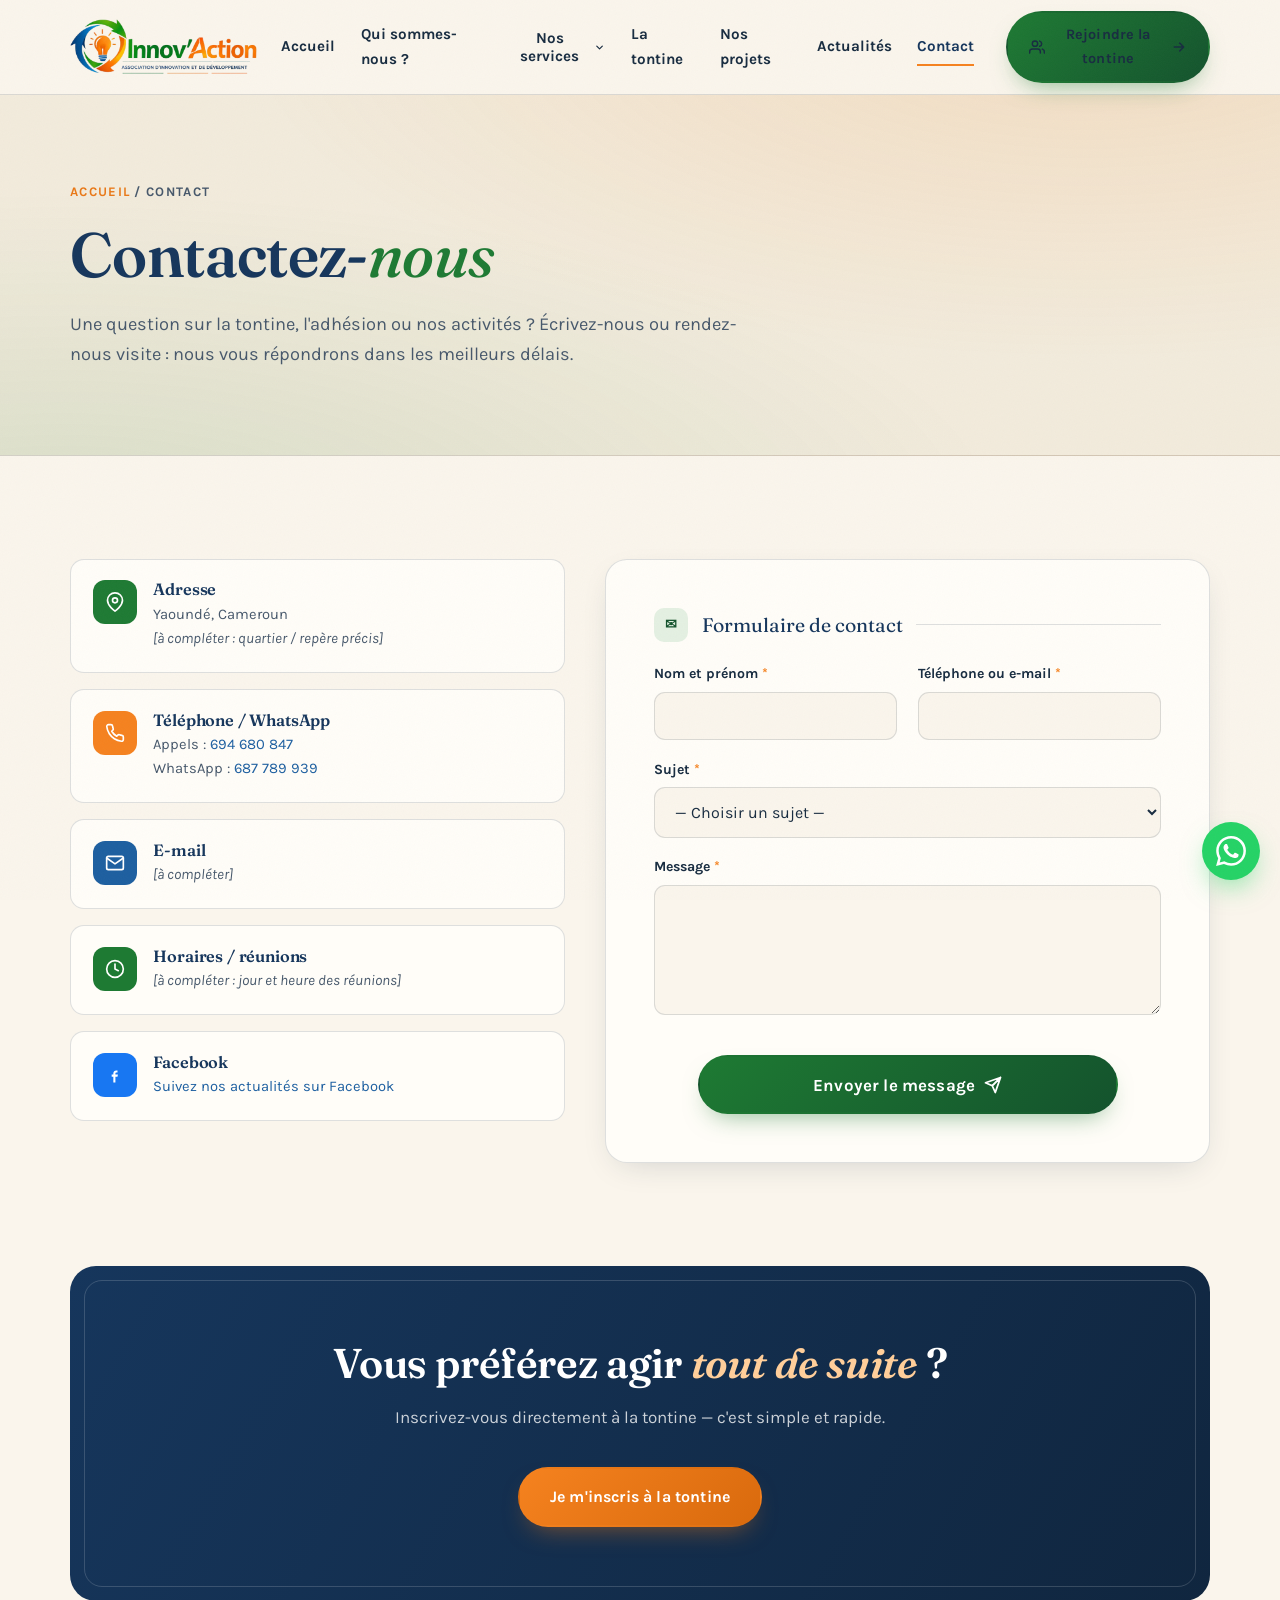
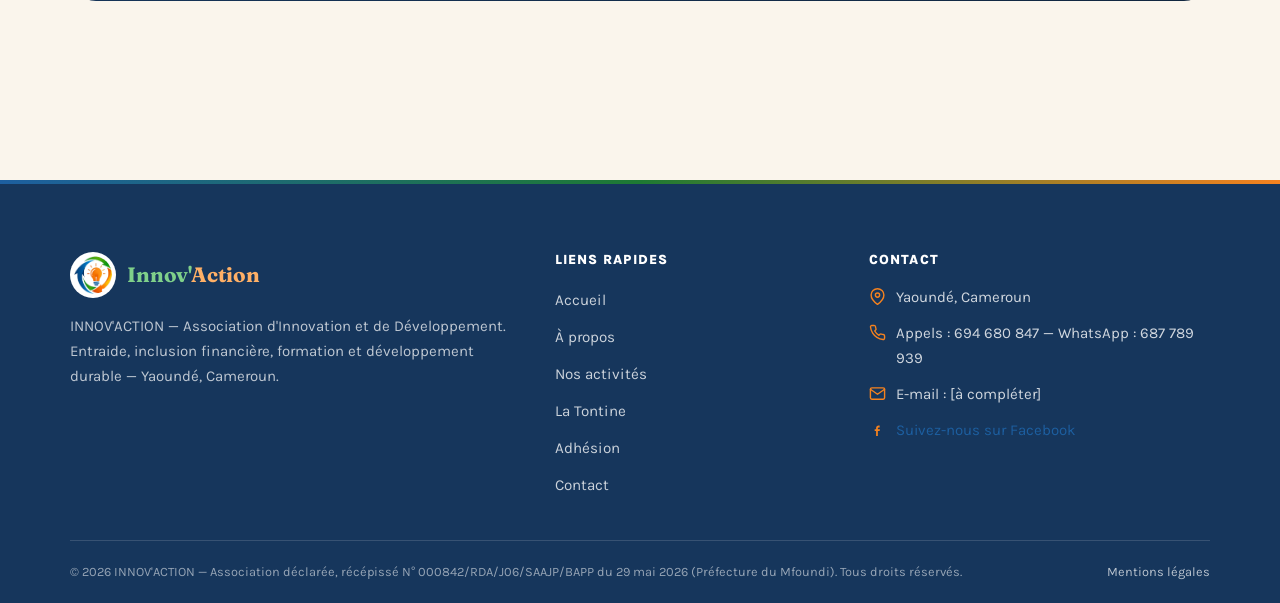
<file: contact.html>
<!DOCTYPE html>
<html lang="fr">
<head>
  <meta charset="UTF-8">
  <meta name="viewport" content="width=device-width, initial-scale=1.0">
  <title>Contact — INNOV'ACTION Yaoundé | Écrivez-nous ou rendez-nous visite</title>
  <meta name="description" content="Contactez l'association INNOV'ACTION à Yaoundé : question sur la tontine, l'adhésion, les formations ou un partenariat. Formulaire de contact et coordonnées — réponse rapide garantie.">
  <link rel="canonical" href="https://www.innovaction-cameroun.org/contact.html">
  <meta name="robots" content="index, follow">
  <meta property="og:type" content="website">
  <meta property="og:locale" content="fr_FR">
  <meta property="og:site_name" content="INNOV'ACTION">
  <meta property="og:title" content="Contactez INNOV'ACTION">
  <meta property="og:description" content="Une question sur la tontine, l'adhésion ou nos activités ? Écrivez-nous : nous vous répondrons dans les meilleurs délais.">
  <meta property="og:url" content="https://www.innovaction-cameroun.org/contact.html">
  <link rel="icon" type="image/png" href="assets/logo-icone.png">
  <link rel="preconnect" href="https://fonts.googleapis.com">
  <link rel="preconnect" href="https://fonts.gstatic.com" crossorigin>
  <link href="https://fonts.googleapis.com/css2?family=Fraunces:ital,opsz,wght@0,9..144,400..700;1,9..144,400..700&family=Karla:ital,wght@0,400..800;1,400..800&display=swap" rel="stylesheet">
  <link rel="stylesheet" href="css/style.css?v=20260723">
</head>
<body>

  <header class="site-header">
    <div class="container header-inner">
      <a class="brand" href="index.html" aria-label="INNOV'ACTION — Accueil">
        <img class="brand-logo" src="assets/logo.png" alt="Innov'Action — Association d'Innovation et de Développement">
      </a>
      <a class="btn btn-primary header-cta-mobile" href="inscription.html">
        <svg viewBox="0 0 24 24" fill="none" stroke="currentColor" stroke-width="2.2" stroke-linecap="round" stroke-linejoin="round"><path d="M17 21v-2a4 4 0 0 0-4-4H5a4 4 0 0 0-4 4v2"/><circle cx="9" cy="7" r="4"/><path d="M23 21v-2a4 4 0 0 0-3-3.87M16 3.13a4 4 0 0 1 0 7.75"/></svg>
        Rejoindre la tontine
      </a>
      <button class="nav-toggle" aria-label="Ouvrir le menu" aria-expanded="false"><span></span></button>
      <nav class="main-nav" aria-label="Navigation principale">
        <a href="index.html">Accueil</a>
        <a href="a-propos.html">Qui sommes-nous ?</a>
        <div class="nav-sub">
          <button class="nav-sub-btn" type="button" aria-expanded="false" aria-haspopup="true">Nos services
            <svg viewBox="0 0 24 24" fill="none" stroke="currentColor" stroke-width="2.6" stroke-linecap="round" stroke-linejoin="round"><path d="M6 9l6 6 6-6"/></svg>
          </button>
          <div class="nav-sub-menu">
            <a href="activites.html#tontine">Tontine &amp; cotisations</a>
            <a href="activites.html#epargne">Épargne solidaire</a>
            <a href="activites.html#formations">Formations pratiques</a>
            <a href="activites.html#accompagnement">Accompagnement AGR</a>
            <a href="adhesion.html">Adhésion / Devenir membre</a>
          </div>
        </div>
        <a href="tontine.html">La tontine</a>
        <a href="activites.html#projets">Nos projets</a>
        <a href="actualites.html">Actualités</a>
        <a href="contact.html" class="active">Contact</a>
        <span class="nav-cta"><a class="btn btn-primary" href="inscription.html">
          <svg viewBox="0 0 24 24" fill="none" stroke="currentColor" stroke-width="2.2" stroke-linecap="round" stroke-linejoin="round"><path d="M17 21v-2a4 4 0 0 0-4-4H5a4 4 0 0 0-4 4v2"/><circle cx="9" cy="7" r="4"/><path d="M23 21v-2a4 4 0 0 0-3-3.87M16 3.13a4 4 0 0 1 0 7.75"/></svg>
          Rejoindre la tontine
          <svg viewBox="0 0 24 24" fill="none" stroke="currentColor" stroke-width="2.4" stroke-linecap="round" stroke-linejoin="round"><path d="M5 12h14M13 6l6 6-6 6"/></svg>
        </a></span>
      </nav>
    </div>
  </header>

  <main>

    <div class="page-hero">
      <div class="container">
        <p class="crumbs"><a href="index.html">Accueil</a> / Contact</p>
        <h1>Contactez-<span class="accent-italic">nous</span></h1>
        <p class="lead">Une question sur la tontine, l'adhésion ou nos activités ? Écrivez-nous ou rendez-nous visite : nous vous répondrons dans les meilleurs délais.</p>
      </div>
    </div>

    <section aria-label="Coordonnées et formulaire de contact">
      <div class="container contact-grid">

        <div class="contact-info">
          <div class="info-card reveal">
            <span class="ic ic-green">
              <svg viewBox="0 0 24 24" fill="none" stroke="currentColor" stroke-width="2" stroke-linecap="round" stroke-linejoin="round"><path d="M21 10c0 7-9 13-9 13s-9-6-9-13a9 9 0 0 1 18 0z"/><circle cx="12" cy="10" r="3"/></svg>
            </span>
            <div>
              <h3>Adresse</h3>
              <p>Yaoundé, Cameroun<br><em>[à compléter : quartier / repère précis]</em></p>
            </div>
          </div>
          <div class="info-card reveal reveal-d1">
            <span class="ic ic-orange">
              <svg viewBox="0 0 24 24" fill="none" stroke="currentColor" stroke-width="2" stroke-linecap="round" stroke-linejoin="round"><path d="M22 16.92v3a2 2 0 0 1-2.18 2 19.79 19.79 0 0 1-8.63-3.07 19.5 19.5 0 0 1-6-6 19.79 19.79 0 0 1-3.07-8.67A2 2 0 0 1 4.11 2h3a2 2 0 0 1 2 1.72c.127.96.361 1.903.7 2.81a2 2 0 0 1-.45 2.11L8.09 9.91a16 16 0 0 0 6 6l1.27-1.27a2 2 0 0 1 2.11-.45c.907.339 1.85.573 2.81.7A2 2 0 0 1 22 16.92z"/></svg>
            </span>
            <div>
              <h3>Téléphone / WhatsApp</h3>
              <p>Appels : <a href="tel:+237694680847">694 680 847</a><br>WhatsApp : <a href="https://wa.me/237687789939">687 789 939</a></p>
            </div>
          </div>
          <div class="info-card reveal reveal-d2">
            <span class="ic ic-blue">
              <svg viewBox="0 0 24 24" fill="none" stroke="currentColor" stroke-width="2" stroke-linecap="round" stroke-linejoin="round"><path d="M4 4h16c1.1 0 2 .9 2 2v12c0 1.1-.9 2-2 2H4c-1.1 0-2-.9-2-2V6c0-1.1.9-2 2-2z"/><path d="M22 6l-10 7L2 6"/></svg>
            </span>
            <div>
              <h3>E-mail</h3>
              <p><em>[à compléter]</em></p>
            </div>
          </div>
          <div class="info-card reveal reveal-d3">
            <span class="ic ic-green">
              <svg viewBox="0 0 24 24" fill="none" stroke="currentColor" stroke-width="2" stroke-linecap="round" stroke-linejoin="round"><circle cx="12" cy="12" r="10"/><path d="M12 6v6l4 2"/></svg>
            </span>
            <div>
              <h3>Horaires / réunions</h3>
              <p><em>[à compléter : jour et heure des réunions]</em></p>
            </div>
          </div>
          <div class="info-card reveal reveal-d3">
            <span class="ic" style="background:#1877f2;">
              <svg viewBox="0 0 24 24" fill="currentColor"><path d="M13.5 9H15V6.5h-1.5c-1.933 0-3.5 1.567-3.5 3.5v1.5H8v2.5h2V21h2.5v-7H15l.5-2.5h-3V10a1 1 0 0 1 1-1z"/></svg>
            </span>
            <div>
              <h3>Facebook</h3>
              <p><a href="https://www.facebook.com/share/1DivfpZUDF/" target="_blank" rel="noopener">Suivez nos actualités sur Facebook</a></p>
            </div>
          </div>
        </div>

        <form id="form-contact" class="form-shell reveal reveal-d1" novalidate style="margin-inline:0;">
          <div class="form-section-title"><span class="badge">✉</span> Formulaire de contact</div>
          <div class="form-grid">
            <div class="field">
              <label for="c-nom">Nom et prénom <span class="req">*</span></label>
              <input type="text" id="c-nom" name="c-nom" autocomplete="name" required>
            </div>
            <div class="field">
              <label for="c-contact">Téléphone ou e-mail <span class="req">*</span></label>
              <input type="text" id="c-contact" name="c-contact" required>
            </div>
            <div class="field full">
              <label for="c-sujet">Sujet <span class="req">*</span></label>
              <select id="c-sujet" name="c-sujet" required>
                <option value="" disabled selected>— Choisir un sujet —</option>
                <option value="Tontine">Tontine</option>
                <option value="Adhésion">Adhésion</option>
                <option value="Formations">Formations</option>
                <option value="Partenariat">Partenariat</option>
                <option value="Autre">Autre</option>
              </select>
            </div>
            <div class="field full">
              <label for="c-message">Message <span class="req">*</span></label>
              <textarea id="c-message" name="c-message" required></textarea>
            </div>
          </div>
          <div class="form-submit">
            <button type="submit" class="btn btn-primary">Envoyer le message
              <svg viewBox="0 0 24 24" fill="none" stroke="currentColor" stroke-width="2.4" stroke-linecap="round" stroke-linejoin="round"><path d="M22 2L11 13M22 2l-7 20-4-9-9-4 20-7z"/></svg>
            </button>
          </div>
          <div id="contact-success" class="form-success" role="status">
            <h3>Message prêt à être envoyé ✅</h3>
            <p>Votre message a été transmis. Nous vous répondrons dans les meilleurs délais.</p>
          </div>
        </form>

      </div>
    </section>

    <!-- CTA -->
    <section aria-label="Appel à l'action" style="padding-top:0;">
      <div class="container">
        <div class="cta-final reveal">
          <h2>Vous préférez agir <em>tout de suite</em>&nbsp;?</h2>
          <p>Inscrivez-vous directement à la tontine — c'est simple et rapide.</p>
          <div class="actions">
            <a class="btn btn-orange" href="inscription.html">Je m'inscris à la tontine</a>
          </div>
        </div>
      </div>
    </section>

  </main>

  <footer class="site-footer">
    <div class="container">
      <div class="footer-grid">
        <div>
          <div class="footer-brand">
            <img src="assets/logo-icone.png" alt="Logo INNOV'ACTION" width="46" height="46">
            <span class="brand-name"><span class="n1">Innov'</span><span class="n2">Action</span></span>
          </div>
          <p>INNOV'ACTION — Association d'Innovation et de Développement. Entraide, inclusion financière, formation et développement durable — Yaoundé, Cameroun.</p>
        </div>
        <div>
          <h4>Liens rapides</h4>
          <ul class="footer-links">
            <li><a href="index.html">Accueil</a></li>
            <li><a href="a-propos.html">À propos</a></li>
            <li><a href="activites.html">Nos activités</a></li>
            <li><a href="tontine.html">La Tontine</a></li>
            <li><a href="adhesion.html">Adhésion</a></li>
            <li><a href="contact.html">Contact</a></li>
          </ul>
        </div>
        <div>
          <h4>Contact</h4>
          <ul class="footer-contact">
            <li>
              <svg viewBox="0 0 24 24" fill="none" stroke="currentColor" stroke-width="2" stroke-linecap="round" stroke-linejoin="round"><path d="M21 10c0 7-9 13-9 13s-9-6-9-13a9 9 0 0 1 18 0z"/><circle cx="12" cy="10" r="3"/></svg>
              Yaoundé, Cameroun
            </li>
            <li>
              <svg viewBox="0 0 24 24" fill="none" stroke="currentColor" stroke-width="2" stroke-linecap="round" stroke-linejoin="round"><path d="M22 16.92v3a2 2 0 0 1-2.18 2 19.79 19.79 0 0 1-8.63-3.07 19.5 19.5 0 0 1-6-6 19.79 19.79 0 0 1-3.07-8.67A2 2 0 0 1 4.11 2h3a2 2 0 0 1 2 1.72c.127.96.361 1.903.7 2.81a2 2 0 0 1-.45 2.11L8.09 9.91a16 16 0 0 0 6 6l1.27-1.27a2 2 0 0 1 2.11-.45c.907.339 1.85.573 2.81.7A2 2 0 0 1 22 16.92z"/></svg>
              Appels : 694 680 847 — WhatsApp : 687 789 939
            </li>
            <li>
              <svg viewBox="0 0 24 24" fill="none" stroke="currentColor" stroke-width="2" stroke-linecap="round" stroke-linejoin="round"><path d="M4 4h16c1.1 0 2 .9 2 2v12c0 1.1-.9 2-2 2H4c-1.1 0-2-.9-2-2V6c0-1.1.9-2 2-2z"/><path d="M22 6l-10 7L2 6"/></svg>
              E-mail : [à compléter]
            </li>
            <li>
              <svg viewBox="0 0 24 24" fill="currentColor"><path d="M13.5 9H15V6.5h-1.5c-1.933 0-3.5 1.567-3.5 3.5v1.5H8v2.5h2V21h2.5v-7H15l.5-2.5h-3V10a1 1 0 0 1 1-1z"/></svg>
              <a href="https://www.facebook.com/share/1DivfpZUDF/" target="_blank" rel="noopener">Suivez-nous sur Facebook</a>
            </li>
          </ul>
        </div>
      </div>
      <div class="footer-legal">
        <span>© 2026 INNOV'ACTION — Association déclarée, récépissé N° 000842/RDA/J06/SAAJP/BAPP du 29 mai 2026 (Préfecture du Mfoundi). Tous droits réservés.</span>
        <a href="mentions-legales.html">Mentions légales</a>
      </div>
    </div>
  </footer>

  <a class="wa-float" href="#" target="_blank" rel="noopener" aria-label="Discuter sur WhatsApp">
    <svg viewBox="0 0 24 24" fill="currentColor"><path d="M17.472 14.382c-.297-.149-1.758-.867-2.03-.967-.273-.099-.471-.148-.67.15-.197.297-.767.966-.94 1.164-.173.199-.347.223-.644.075-.297-.15-1.255-.463-2.39-1.475-.883-.788-1.48-1.761-1.653-2.059-.173-.297-.018-.458.13-.606.134-.133.298-.347.446-.52.149-.174.198-.298.298-.497.099-.198.05-.371-.025-.52-.075-.149-.669-1.612-.916-2.207-.242-.579-.487-.5-.669-.51-.173-.008-.371-.01-.57-.01-.198 0-.52.074-.792.372-.272.297-1.04 1.016-1.04 2.479 0 1.462 1.065 2.875 1.213 3.074.149.198 2.096 3.2 5.077 4.487.709.306 1.262.489 1.694.625.712.227 1.36.195 1.871.118.571-.085 1.758-.719 2.006-1.413.248-.694.248-1.289.173-1.413-.074-.124-.272-.198-.57-.347m-5.421 7.403h-.004a9.87 9.87 0 0 1-5.031-1.378l-.361-.214-3.741.982.998-3.648-.235-.374a9.86 9.86 0 0 1-1.51-5.26c.001-5.45 4.436-9.884 9.888-9.884 2.64 0 5.122 1.03 6.988 2.898a9.825 9.825 0 0 1 2.893 6.994c-.003 5.45-4.437 9.884-9.885 9.884m8.413-18.297A11.815 11.815 0 0 0 12.05 0C5.495 0 .16 5.335.157 11.892c0 2.096.547 4.142 1.588 5.945L.057 24l6.305-1.654a11.882 11.882 0 0 0 5.683 1.448h.005c6.554 0 11.89-5.335 11.893-11.893a11.821 11.821 0 0 0-3.48-8.413z"/></svg>
  </a>

  <script src="js/main.js?v=20260723"></script>
</body>
</html>
</file>
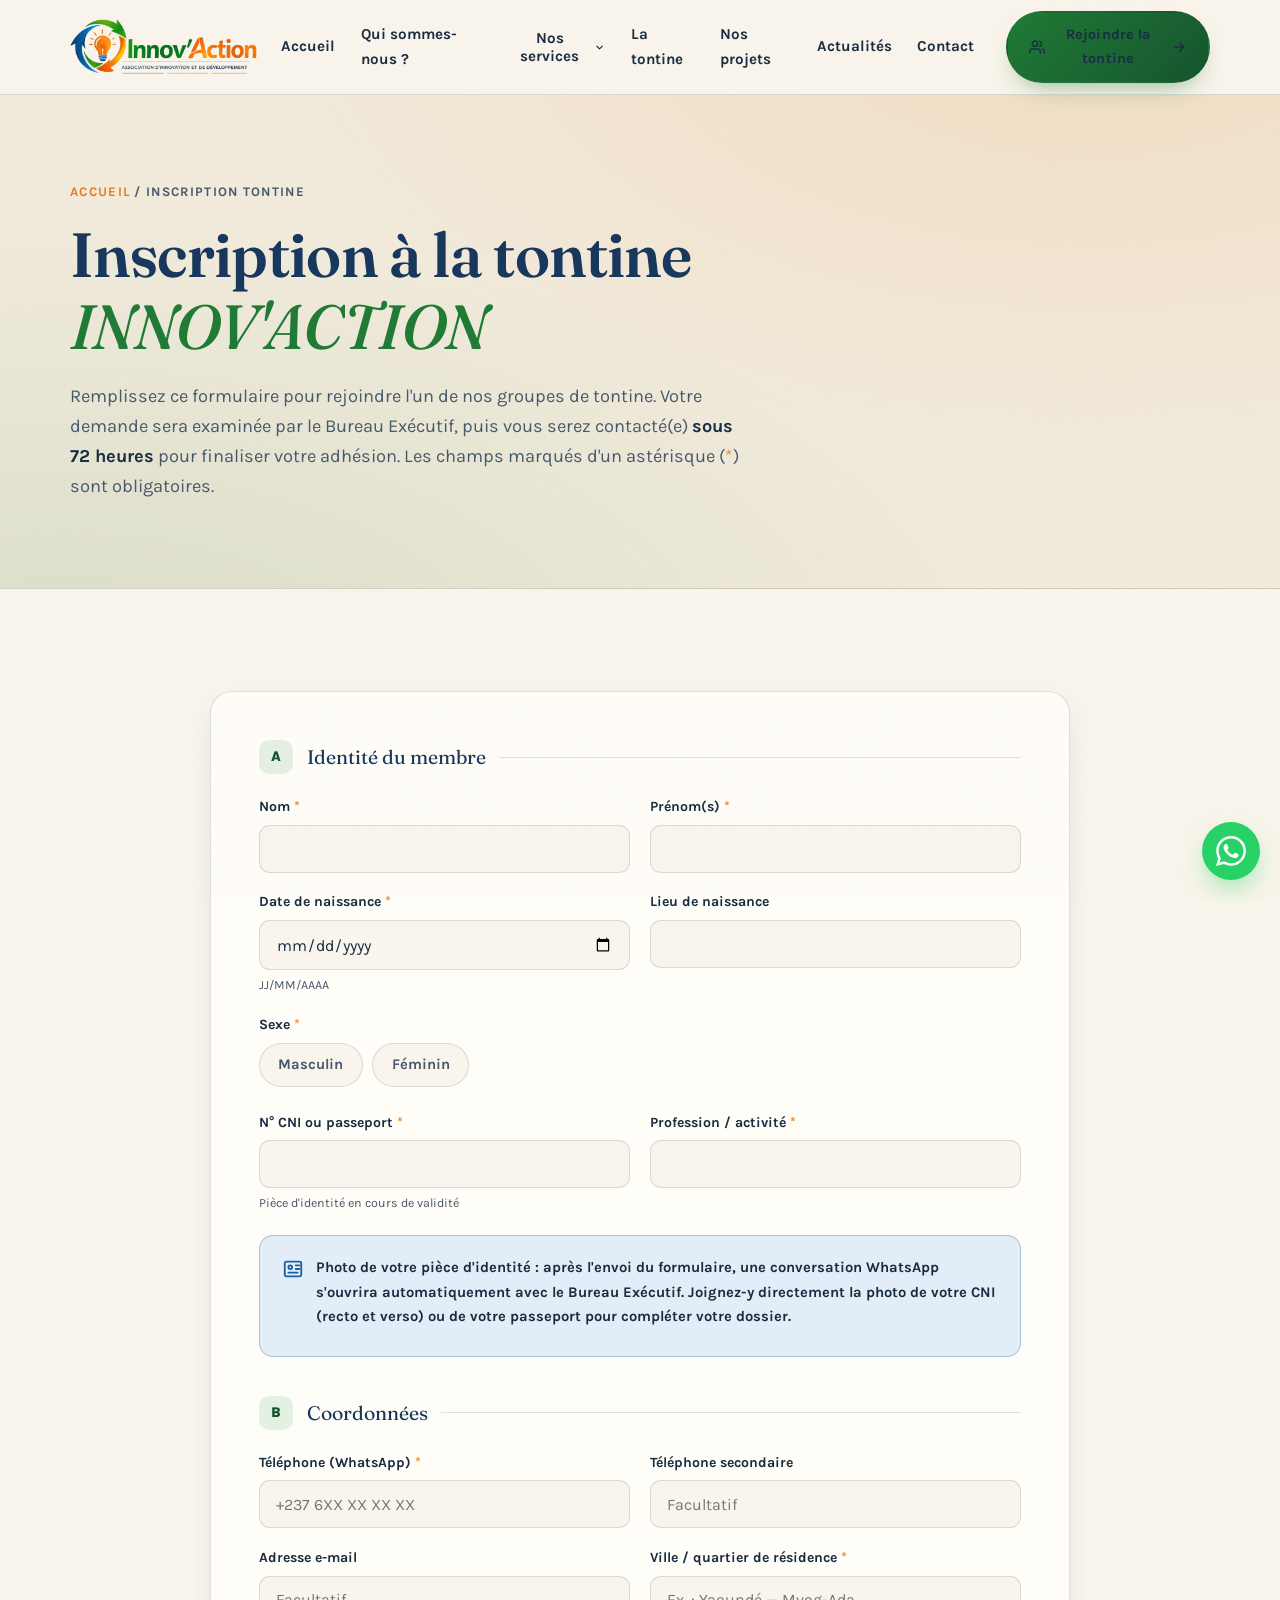
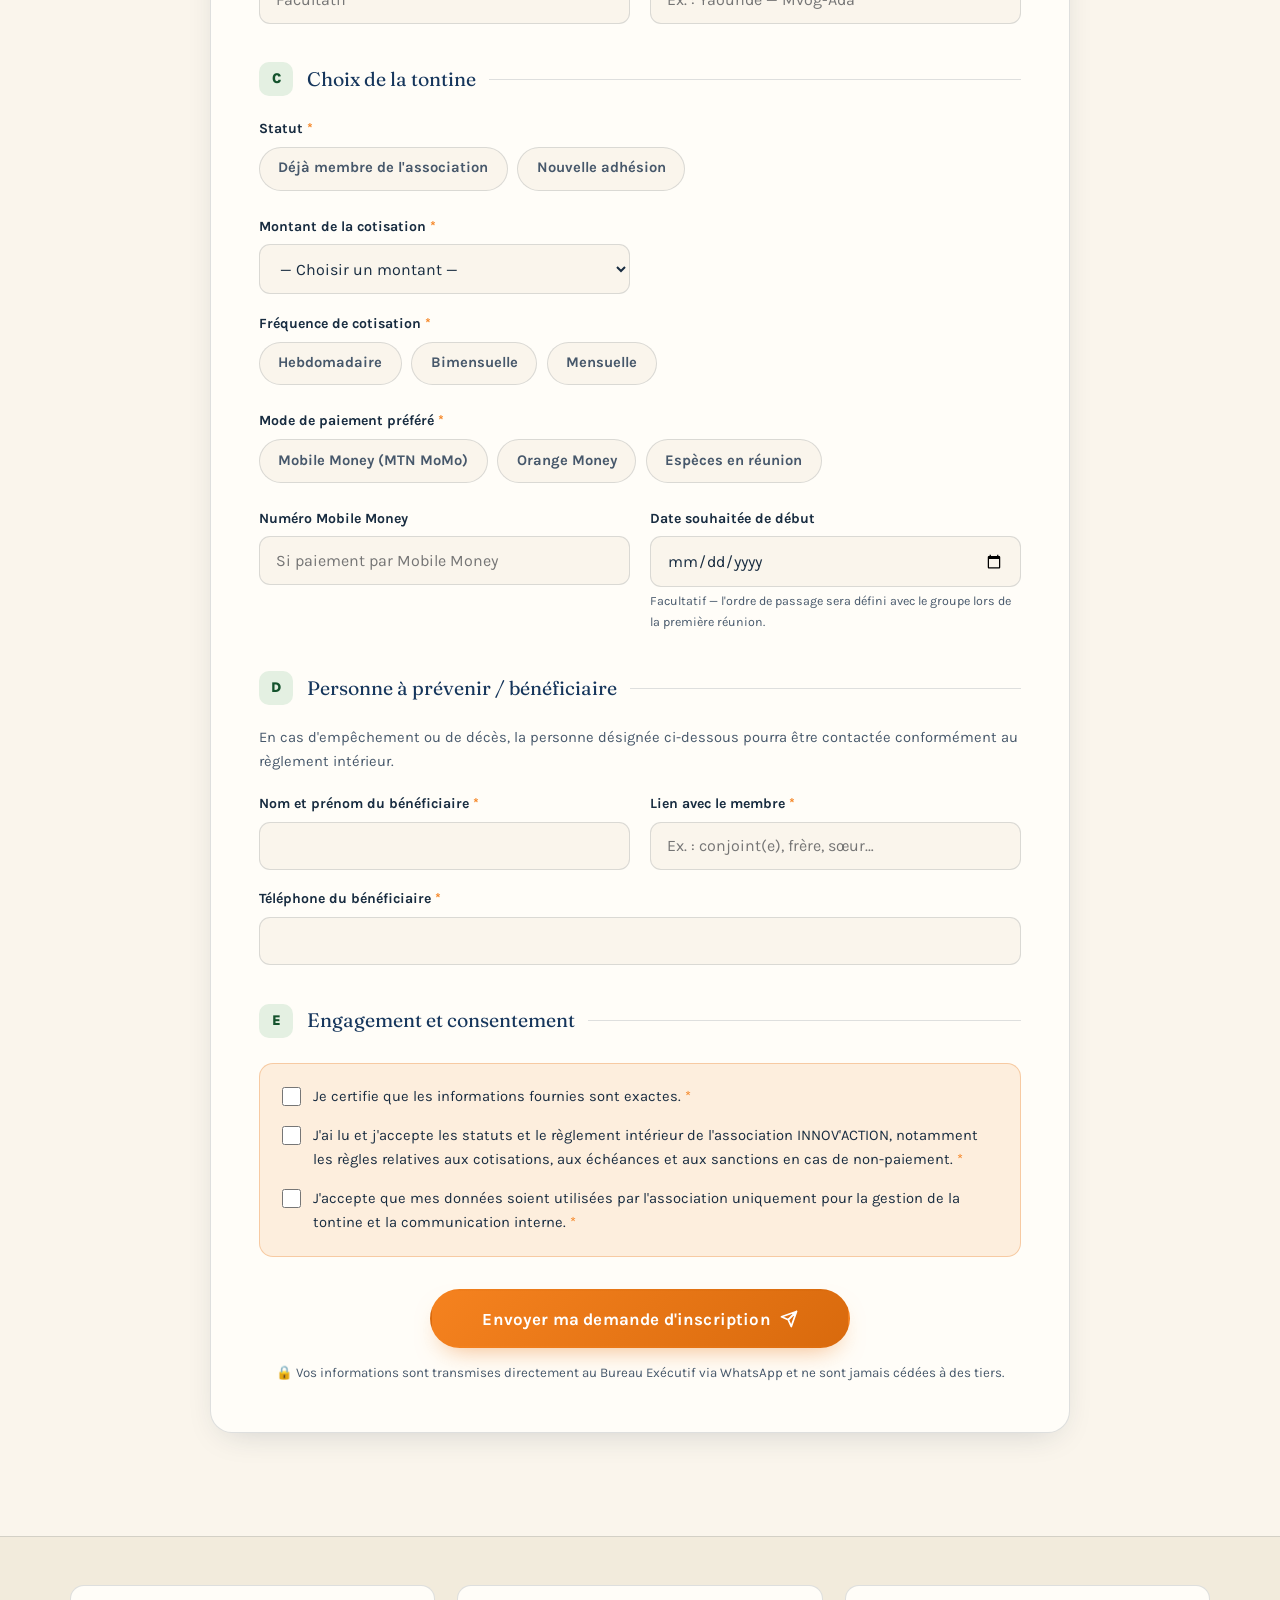
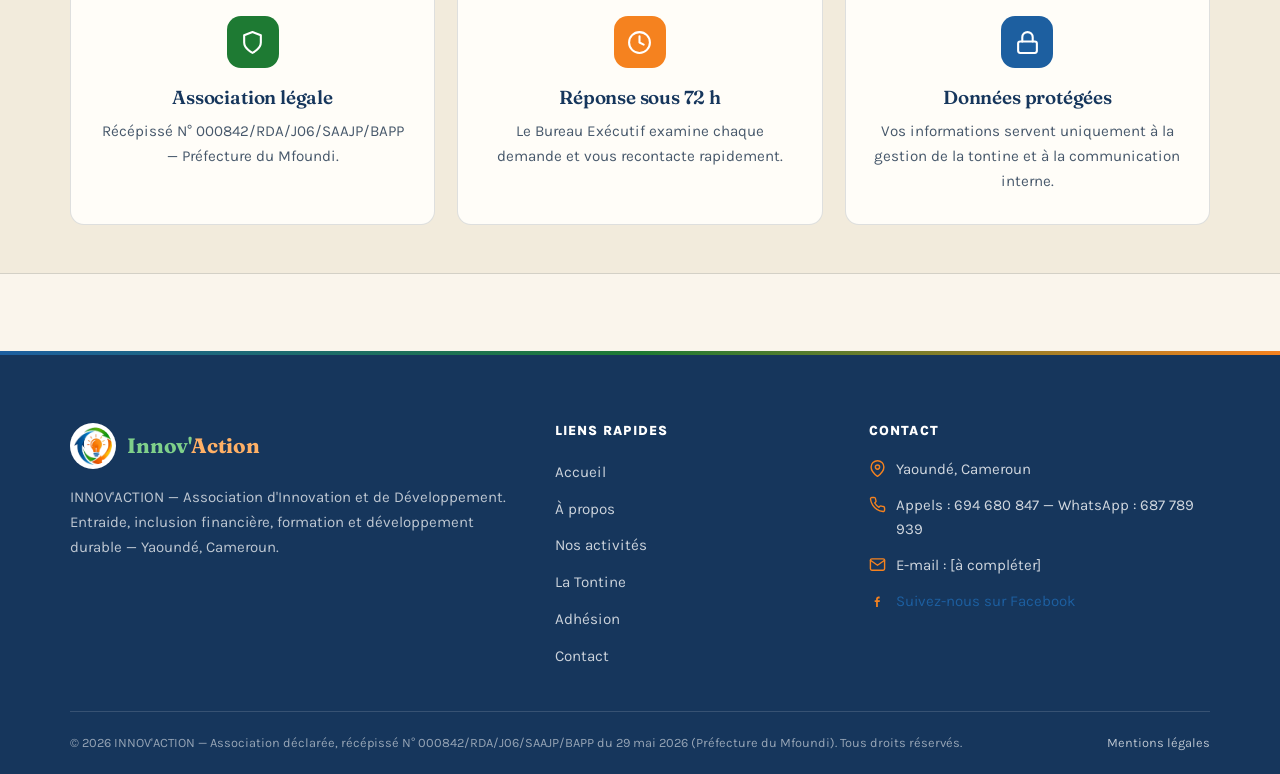
<file: inscription.html>
<!DOCTYPE html>
<html lang="fr">
<head>
  <meta charset="UTF-8">
  <meta name="viewport" content="width=device-width, initial-scale=1.0">
  <title>Inscription à la tontine — INNOV'ACTION Yaoundé | Formulaire en ligne</title>
  <meta name="description" content="Inscrivez-vous en ligne à la tontine INNOV'ACTION à Yaoundé : formulaire simple et sécurisé, réponse du Bureau Exécutif sous 72 heures. Cotisations dès 5 000 FCFA par semaine, quinzaine ou mois.">
  <link rel="canonical" href="https://www.innovaction-cameroun.org/inscription.html">
  <meta name="robots" content="index, follow">
  <meta property="og:type" content="website">
  <meta property="og:locale" content="fr_FR">
  <meta property="og:site_name" content="INNOV'ACTION">
  <meta property="og:title" content="Inscription à la tontine INNOV'ACTION">
  <meta property="og:description" content="Rejoignez l'un de nos groupes de tontine : formulaire en ligne, réponse sous 72 heures.">
  <meta property="og:url" content="https://www.innovaction-cameroun.org/inscription.html">
  <link rel="icon" type="image/png" href="assets/logo-icone.png">
  <link rel="preconnect" href="https://fonts.googleapis.com">
  <link rel="preconnect" href="https://fonts.gstatic.com" crossorigin>
  <link href="https://fonts.googleapis.com/css2?family=Fraunces:ital,opsz,wght@0,9..144,400..700;1,9..144,400..700&family=Karla:ital,wght@0,400..800;1,400..800&display=swap" rel="stylesheet">
  <link rel="stylesheet" href="css/style.css?v=20260723">
</head>
<body>

  <header class="site-header">
    <div class="container header-inner">
      <a class="brand" href="index.html" aria-label="INNOV'ACTION — Accueil">
        <img class="brand-logo" src="assets/logo.png" alt="Innov'Action — Association d'Innovation et de Développement">
      </a>
      <a class="btn btn-primary header-cta-mobile" href="inscription.html">
        <svg viewBox="0 0 24 24" fill="none" stroke="currentColor" stroke-width="2.2" stroke-linecap="round" stroke-linejoin="round"><path d="M17 21v-2a4 4 0 0 0-4-4H5a4 4 0 0 0-4 4v2"/><circle cx="9" cy="7" r="4"/><path d="M23 21v-2a4 4 0 0 0-3-3.87M16 3.13a4 4 0 0 1 0 7.75"/></svg>
        Rejoindre la tontine
      </a>
      <button class="nav-toggle" aria-label="Ouvrir le menu" aria-expanded="false"><span></span></button>
      <nav class="main-nav" aria-label="Navigation principale">
        <a href="index.html">Accueil</a>
        <a href="a-propos.html">Qui sommes-nous ?</a>
        <div class="nav-sub">
          <button class="nav-sub-btn" type="button" aria-expanded="false" aria-haspopup="true">Nos services
            <svg viewBox="0 0 24 24" fill="none" stroke="currentColor" stroke-width="2.6" stroke-linecap="round" stroke-linejoin="round"><path d="M6 9l6 6 6-6"/></svg>
          </button>
          <div class="nav-sub-menu">
            <a href="activites.html#tontine">Tontine &amp; cotisations</a>
            <a href="activites.html#epargne">Épargne solidaire</a>
            <a href="activites.html#formations">Formations pratiques</a>
            <a href="activites.html#accompagnement">Accompagnement AGR</a>
            <a href="adhesion.html">Adhésion / Devenir membre</a>
          </div>
        </div>
        <a href="tontine.html">La tontine</a>
        <a href="activites.html#projets">Nos projets</a>
        <a href="actualites.html">Actualités</a>
        <a href="contact.html">Contact</a>
        <span class="nav-cta"><a class="btn btn-primary" href="inscription.html">
          <svg viewBox="0 0 24 24" fill="none" stroke="currentColor" stroke-width="2.2" stroke-linecap="round" stroke-linejoin="round"><path d="M17 21v-2a4 4 0 0 0-4-4H5a4 4 0 0 0-4 4v2"/><circle cx="9" cy="7" r="4"/><path d="M23 21v-2a4 4 0 0 0-3-3.87M16 3.13a4 4 0 0 1 0 7.75"/></svg>
          Rejoindre la tontine
          <svg viewBox="0 0 24 24" fill="none" stroke="currentColor" stroke-width="2.4" stroke-linecap="round" stroke-linejoin="round"><path d="M5 12h14M13 6l6 6-6 6"/></svg>
        </a></span>
      </nav>
    </div>
  </header>

  <main>

    <div class="page-hero">
      <div class="container">
        <p class="crumbs"><a href="index.html">Accueil</a> / Inscription Tontine</p>
        <h1>Inscription à la tontine <span class="accent-italic">INNOV'ACTION</span></h1>
        <p class="lead">
          Remplissez ce formulaire pour rejoindre l'un de nos groupes de tontine. Votre demande sera examinée
          par le Bureau Exécutif, puis vous serez contacté(e) <strong>sous 72 heures</strong> pour finaliser votre adhésion.
          Les champs marqués d'un astérisque (<span style="color:var(--orange-bright);">*</span>) sont obligatoires.
        </p>
      </div>
    </div>

    <section aria-label="Formulaire d'inscription">
      <div class="container">
        <form id="form-tontine" class="form-shell" novalidate>

          <!-- Section A -->
          <div class="form-section-title"><span class="badge">A</span> Identité du membre</div>
          <div class="form-grid">
            <div class="field">
              <label for="nom">Nom <span class="req">*</span></label>
              <input type="text" id="nom" name="nom" autocomplete="family-name" required>
            </div>
            <div class="field">
              <label for="prenom">Prénom(s) <span class="req">*</span></label>
              <input type="text" id="prenom" name="prenom" autocomplete="given-name" required>
            </div>
            <div class="field">
              <label for="naissance">Date de naissance <span class="req">*</span></label>
              <input type="date" id="naissance" name="naissance" required>
              <p class="hint">JJ/MM/AAAA</p>
            </div>
            <div class="field">
              <label for="lieu-naissance">Lieu de naissance</label>
              <input type="text" id="lieu-naissance" name="lieu-naissance">
            </div>
            <div class="field full">
              <label>Sexe <span class="req">*</span></label>
              <div class="radio-row">
                <label class="radio-pill"><input type="radio" name="sexe" value="Masculin" required><span>Masculin</span></label>
                <label class="radio-pill"><input type="radio" name="sexe" value="Féminin"><span>Féminin</span></label>
              </div>
            </div>
            <div class="field">
              <label for="cni">N° CNI ou passeport <span class="req">*</span></label>
              <input type="text" id="cni" name="cni" required>
              <p class="hint">Pièce d'identité en cours de validité</p>
            </div>
            <div class="field">
              <label for="profession">Profession / activité <span class="req">*</span></label>
              <input type="text" id="profession" name="profession" required>
            </div>
            <div class="field full">
              <div class="consent-box" style="margin-top:0.2rem; background:var(--blue-soft); border-color:rgba(29,95,160,0.3);">
                <label style="cursor:default;">
                  <svg viewBox="0 0 24 24" fill="none" stroke="var(--blue)" stroke-width="2" stroke-linecap="round" stroke-linejoin="round" style="width:22px; height:22px; flex:none; margin-top:2px;"><rect x="3" y="4" width="18" height="16" rx="2"/><circle cx="9" cy="10" r="2"/><path d="M15 8h4M15 12h4M7 16h10"/></svg>
                  <span><strong>Photo de votre pièce d'identité :</strong> après l'envoi du formulaire, une conversation
                  WhatsApp s'ouvrira automatiquement avec le Bureau Exécutif. <strong>Joignez-y directement la photo
                  de votre CNI (recto et verso)</strong> ou de votre passeport pour compléter votre dossier.</span>
                </label>
              </div>
            </div>
          </div>

          <!-- Section B -->
          <div class="form-section-title"><span class="badge">B</span> Coordonnées</div>
          <div class="form-grid">
            <div class="field">
              <label for="tel">Téléphone (WhatsApp) <span class="req">*</span></label>
              <input type="tel" id="tel" name="tel" autocomplete="tel" placeholder="+237 6XX XX XX XX" required>
            </div>
            <div class="field">
              <label for="tel2">Téléphone secondaire</label>
              <input type="tel" id="tel2" name="tel2" placeholder="Facultatif">
            </div>
            <div class="field">
              <label for="email">Adresse e-mail</label>
              <input type="email" id="email" name="email" autocomplete="email" placeholder="Facultatif">
            </div>
            <div class="field">
              <label for="ville">Ville / quartier de résidence <span class="req">*</span></label>
              <input type="text" id="ville" name="ville" placeholder="Ex. : Yaoundé — Mvog-Ada" required>
            </div>
          </div>

          <!-- Section C -->
          <div class="form-section-title"><span class="badge">C</span> Choix de la tontine</div>
          <div class="form-grid">
            <div class="field full">
              <label>Statut <span class="req">*</span></label>
              <div class="radio-row">
                <label class="radio-pill"><input type="radio" name="statut" value="Déjà membre de l'association" required><span>Déjà membre de l'association</span></label>
                <label class="radio-pill"><input type="radio" name="statut" value="Nouvelle adhésion"><span>Nouvelle adhésion</span></label>
              </div>
            </div>
            <div class="field">
              <label for="montant">Montant de la cotisation <span class="req">*</span></label>
              <select id="montant" name="montant" required>
                <option value="" disabled selected>— Choisir un montant —</option>
                <option value="5 000 FCFA">5 000 FCFA</option>
                <option value="10 000 FCFA">10 000 FCFA</option>
                <option value="25 000 FCFA">25 000 FCFA</option>
                <option value="50 000 FCFA">50 000 FCFA</option>
                <option value="Autre">Autre (à préciser)</option>
              </select>
            </div>
            <div class="field" id="montant-autre-wrap" style="display:none;">
              <label for="montant-autre">Précisez le montant</label>
              <input type="text" id="montant-autre" name="montant-autre" placeholder="Ex. : 15 000 FCFA">
            </div>
            <div class="field full">
              <label>Fréquence de cotisation <span class="req">*</span></label>
              <div class="radio-row">
                <label class="radio-pill"><input type="radio" name="frequence" value="Hebdomadaire" required><span>Hebdomadaire</span></label>
                <label class="radio-pill"><input type="radio" name="frequence" value="Bimensuelle"><span>Bimensuelle</span></label>
                <label class="radio-pill"><input type="radio" name="frequence" value="Mensuelle"><span>Mensuelle</span></label>
              </div>
            </div>
            <div class="field full">
              <label>Mode de paiement préféré <span class="req">*</span></label>
              <div class="radio-row">
                <label class="radio-pill"><input type="radio" name="paiement" value="Mobile Money (MTN MoMo)" required><span>Mobile Money (MTN MoMo)</span></label>
                <label class="radio-pill"><input type="radio" name="paiement" value="Orange Money"><span>Orange Money</span></label>
                <label class="radio-pill"><input type="radio" name="paiement" value="Espèces en réunion"><span>Espèces en réunion</span></label>
              </div>
            </div>
            <div class="field">
              <label for="momo">Numéro Mobile Money</label>
              <input type="tel" id="momo" name="momo" placeholder="Si paiement par Mobile Money">
            </div>
            <div class="field">
              <label for="debut">Date souhaitée de début</label>
              <input type="date" id="debut" name="debut">
              <p class="hint">Facultatif — l'ordre de passage sera défini avec le groupe lors de la première réunion.</p>
            </div>
          </div>

          <!-- Section D -->
          <div class="form-section-title"><span class="badge">D</span> Personne à prévenir / bénéficiaire</div>
          <p style="font-size:0.92rem; margin-bottom:1.1rem;">
            En cas d'empêchement ou de décès, la personne désignée ci-dessous pourra être contactée
            conformément au règlement intérieur.
          </p>
          <div class="form-grid">
            <div class="field">
              <label for="benef-nom">Nom et prénom du bénéficiaire <span class="req">*</span></label>
              <input type="text" id="benef-nom" name="benef-nom" required>
            </div>
            <div class="field">
              <label for="benef-lien">Lien avec le membre <span class="req">*</span></label>
              <input type="text" id="benef-lien" name="benef-lien" placeholder="Ex. : conjoint(e), frère, sœur…" required>
            </div>
            <div class="field full">
              <label for="benef-tel">Téléphone du bénéficiaire <span class="req">*</span></label>
              <input type="tel" id="benef-tel" name="benef-tel" required>
            </div>
          </div>

          <!-- Section E -->
          <div class="form-section-title"><span class="badge">E</span> Engagement et consentement</div>
          <div class="consent-box">
            <label>
              <input type="checkbox" required>
              <span>Je certifie que les informations fournies sont exactes. <span class="req" style="color:var(--orange-bright);">*</span></span>
            </label>
            <label>
              <input type="checkbox" required>
              <span>J'ai lu et j'accepte les statuts et le règlement intérieur de l'association INNOV'ACTION, notamment les règles relatives aux cotisations, aux échéances et aux sanctions en cas de non-paiement. <span class="req" style="color:var(--orange-bright);">*</span></span>
            </label>
            <label>
              <input type="checkbox" required>
              <span>J'accepte que mes données soient utilisées par l'association uniquement pour la gestion de la tontine et la communication interne. <span class="req" style="color:var(--orange-bright);">*</span></span>
            </label>
          </div>

          <div class="form-submit">
            <button type="submit" class="btn btn-orange">Envoyer ma demande d'inscription
              <svg viewBox="0 0 24 24" fill="none" stroke="currentColor" stroke-width="2.4" stroke-linecap="round" stroke-linejoin="round"><path d="M22 2L11 13M22 2l-7 20-4-9-9-4 20-7z"/></svg>
            </button>
            <p class="form-note">
              🔒 Vos informations sont transmises directement au Bureau Exécutif via WhatsApp et ne sont jamais cédées à des tiers.
            </p>
          </div>

          <div id="form-success" class="form-success" role="status">
            <h3>Merci ! Votre demande a bien été préparée. ✅</h3>
            <p>
              Votre demande d'inscription a bien été reçue. <strong>N'oubliez pas de joindre la photo de votre
              CNI (recto/verso) dans la conversation WhatsApp qui vient de s'ouvrir.</strong> Le Bureau Exécutif
              examinera votre dossier et vous serez contacté(e) sous 72 heures au numéro indiqué.
              Pour toute question : <a href="contact.html">rubrique Contact</a>.
            </p>
          </div>

        </form>
      </div>
    </section>

    <!-- Réassurance sous le formulaire -->
    <section class="band-cream" aria-label="Garanties" style="padding:3rem 0;">
      <div class="container">
        <div class="cards-grid cards-3col">
          <div class="card reveal" style="text-align:center;">
            <span class="card-icon ic-green" style="margin-inline:auto;">
              <svg viewBox="0 0 24 24" fill="none" stroke="currentColor" stroke-width="2" stroke-linecap="round" stroke-linejoin="round"><path d="M12 22s8-4 8-10V5l-8-3-8 3v7c0 6 8 10 8 10z"/></svg>
            </span>
            <h3>Association légale</h3>
            <p>Récépissé N° 000842/RDA/J06/SAAJP/BAPP — Préfecture du Mfoundi.</p>
          </div>
          <div class="card reveal reveal-d1" style="text-align:center;">
            <span class="card-icon ic-orange" style="margin-inline:auto;">
              <svg viewBox="0 0 24 24" fill="none" stroke="currentColor" stroke-width="2" stroke-linecap="round" stroke-linejoin="round"><circle cx="12" cy="12" r="10"/><path d="M12 6v6l4 2"/></svg>
            </span>
            <h3>Réponse sous 72 h</h3>
            <p>Le Bureau Exécutif examine chaque demande et vous recontacte rapidement.</p>
          </div>
          <div class="card reveal reveal-d2" style="text-align:center;">
            <span class="card-icon ic-blue" style="margin-inline:auto;">
              <svg viewBox="0 0 24 24" fill="none" stroke="currentColor" stroke-width="2" stroke-linecap="round" stroke-linejoin="round"><rect x="3" y="11" width="18" height="11" rx="2"/><path d="M7 11V7a5 5 0 0 1 10 0v4"/></svg>
            </span>
            <h3>Données protégées</h3>
            <p>Vos informations servent uniquement à la gestion de la tontine et à la communication interne.</p>
          </div>
        </div>
      </div>
    </section>

  </main>

  <footer class="site-footer">
    <div class="container">
      <div class="footer-grid">
        <div>
          <div class="footer-brand">
            <img src="assets/logo-icone.png" alt="Logo INNOV'ACTION" width="46" height="46">
            <span class="brand-name"><span class="n1">Innov'</span><span class="n2">Action</span></span>
          </div>
          <p>INNOV'ACTION — Association d'Innovation et de Développement. Entraide, inclusion financière, formation et développement durable — Yaoundé, Cameroun.</p>
        </div>
        <div>
          <h4>Liens rapides</h4>
          <ul class="footer-links">
            <li><a href="index.html">Accueil</a></li>
            <li><a href="a-propos.html">À propos</a></li>
            <li><a href="activites.html">Nos activités</a></li>
            <li><a href="tontine.html">La Tontine</a></li>
            <li><a href="adhesion.html">Adhésion</a></li>
            <li><a href="contact.html">Contact</a></li>
          </ul>
        </div>
        <div>
          <h4>Contact</h4>
          <ul class="footer-contact">
            <li>
              <svg viewBox="0 0 24 24" fill="none" stroke="currentColor" stroke-width="2" stroke-linecap="round" stroke-linejoin="round"><path d="M21 10c0 7-9 13-9 13s-9-6-9-13a9 9 0 0 1 18 0z"/><circle cx="12" cy="10" r="3"/></svg>
              Yaoundé, Cameroun
            </li>
            <li>
              <svg viewBox="0 0 24 24" fill="none" stroke="currentColor" stroke-width="2" stroke-linecap="round" stroke-linejoin="round"><path d="M22 16.92v3a2 2 0 0 1-2.18 2 19.79 19.79 0 0 1-8.63-3.07 19.5 19.5 0 0 1-6-6 19.79 19.79 0 0 1-3.07-8.67A2 2 0 0 1 4.11 2h3a2 2 0 0 1 2 1.72c.127.96.361 1.903.7 2.81a2 2 0 0 1-.45 2.11L8.09 9.91a16 16 0 0 0 6 6l1.27-1.27a2 2 0 0 1 2.11-.45c.907.339 1.85.573 2.81.7A2 2 0 0 1 22 16.92z"/></svg>
              Appels : 694 680 847 — WhatsApp : 687 789 939
            </li>
            <li>
              <svg viewBox="0 0 24 24" fill="none" stroke="currentColor" stroke-width="2" stroke-linecap="round" stroke-linejoin="round"><path d="M4 4h16c1.1 0 2 .9 2 2v12c0 1.1-.9 2-2 2H4c-1.1 0-2-.9-2-2V6c0-1.1.9-2 2-2z"/><path d="M22 6l-10 7L2 6"/></svg>
              E-mail : [à compléter]
            </li>
            <li>
              <svg viewBox="0 0 24 24" fill="currentColor"><path d="M13.5 9H15V6.5h-1.5c-1.933 0-3.5 1.567-3.5 3.5v1.5H8v2.5h2V21h2.5v-7H15l.5-2.5h-3V10a1 1 0 0 1 1-1z"/></svg>
              <a href="https://www.facebook.com/share/1DivfpZUDF/" target="_blank" rel="noopener">Suivez-nous sur Facebook</a>
            </li>
          </ul>
        </div>
      </div>
      <div class="footer-legal">
        <span>© 2026 INNOV'ACTION — Association déclarée, récépissé N° 000842/RDA/J06/SAAJP/BAPP du 29 mai 2026 (Préfecture du Mfoundi). Tous droits réservés.</span>
        <a href="mentions-legales.html">Mentions légales</a>
      </div>
    </div>
  </footer>

  <a class="wa-float" href="#" target="_blank" rel="noopener" aria-label="Discuter sur WhatsApp">
    <svg viewBox="0 0 24 24" fill="currentColor"><path d="M17.472 14.382c-.297-.149-1.758-.867-2.03-.967-.273-.099-.471-.148-.67.15-.197.297-.767.966-.94 1.164-.173.199-.347.223-.644.075-.297-.15-1.255-.463-2.39-1.475-.883-.788-1.48-1.761-1.653-2.059-.173-.297-.018-.458.13-.606.134-.133.298-.347.446-.52.149-.174.198-.298.298-.497.099-.198.05-.371-.025-.52-.075-.149-.669-1.612-.916-2.207-.242-.579-.487-.5-.669-.51-.173-.008-.371-.01-.57-.01-.198 0-.52.074-.792.372-.272.297-1.04 1.016-1.04 2.479 0 1.462 1.065 2.875 1.213 3.074.149.198 2.096 3.2 5.077 4.487.709.306 1.262.489 1.694.625.712.227 1.36.195 1.871.118.571-.085 1.758-.719 2.006-1.413.248-.694.248-1.289.173-1.413-.074-.124-.272-.198-.57-.347m-5.421 7.403h-.004a9.87 9.87 0 0 1-5.031-1.378l-.361-.214-3.741.982.998-3.648-.235-.374a9.86 9.86 0 0 1-1.51-5.26c.001-5.45 4.436-9.884 9.888-9.884 2.64 0 5.122 1.03 6.988 2.898a9.825 9.825 0 0 1 2.893 6.994c-.003 5.45-4.437 9.884-9.885 9.884m8.413-18.297A11.815 11.815 0 0 0 12.05 0C5.495 0 .16 5.335.157 11.892c0 2.096.547 4.142 1.588 5.945L.057 24l6.305-1.654a11.882 11.882 0 0 0 5.683 1.448h.005c6.554 0 11.89-5.335 11.893-11.893a11.821 11.821 0 0 0-3.48-8.413z"/></svg>
  </a>

  <script src="js/main.js?v=20260723"></script>
</body>
</html>
</file>
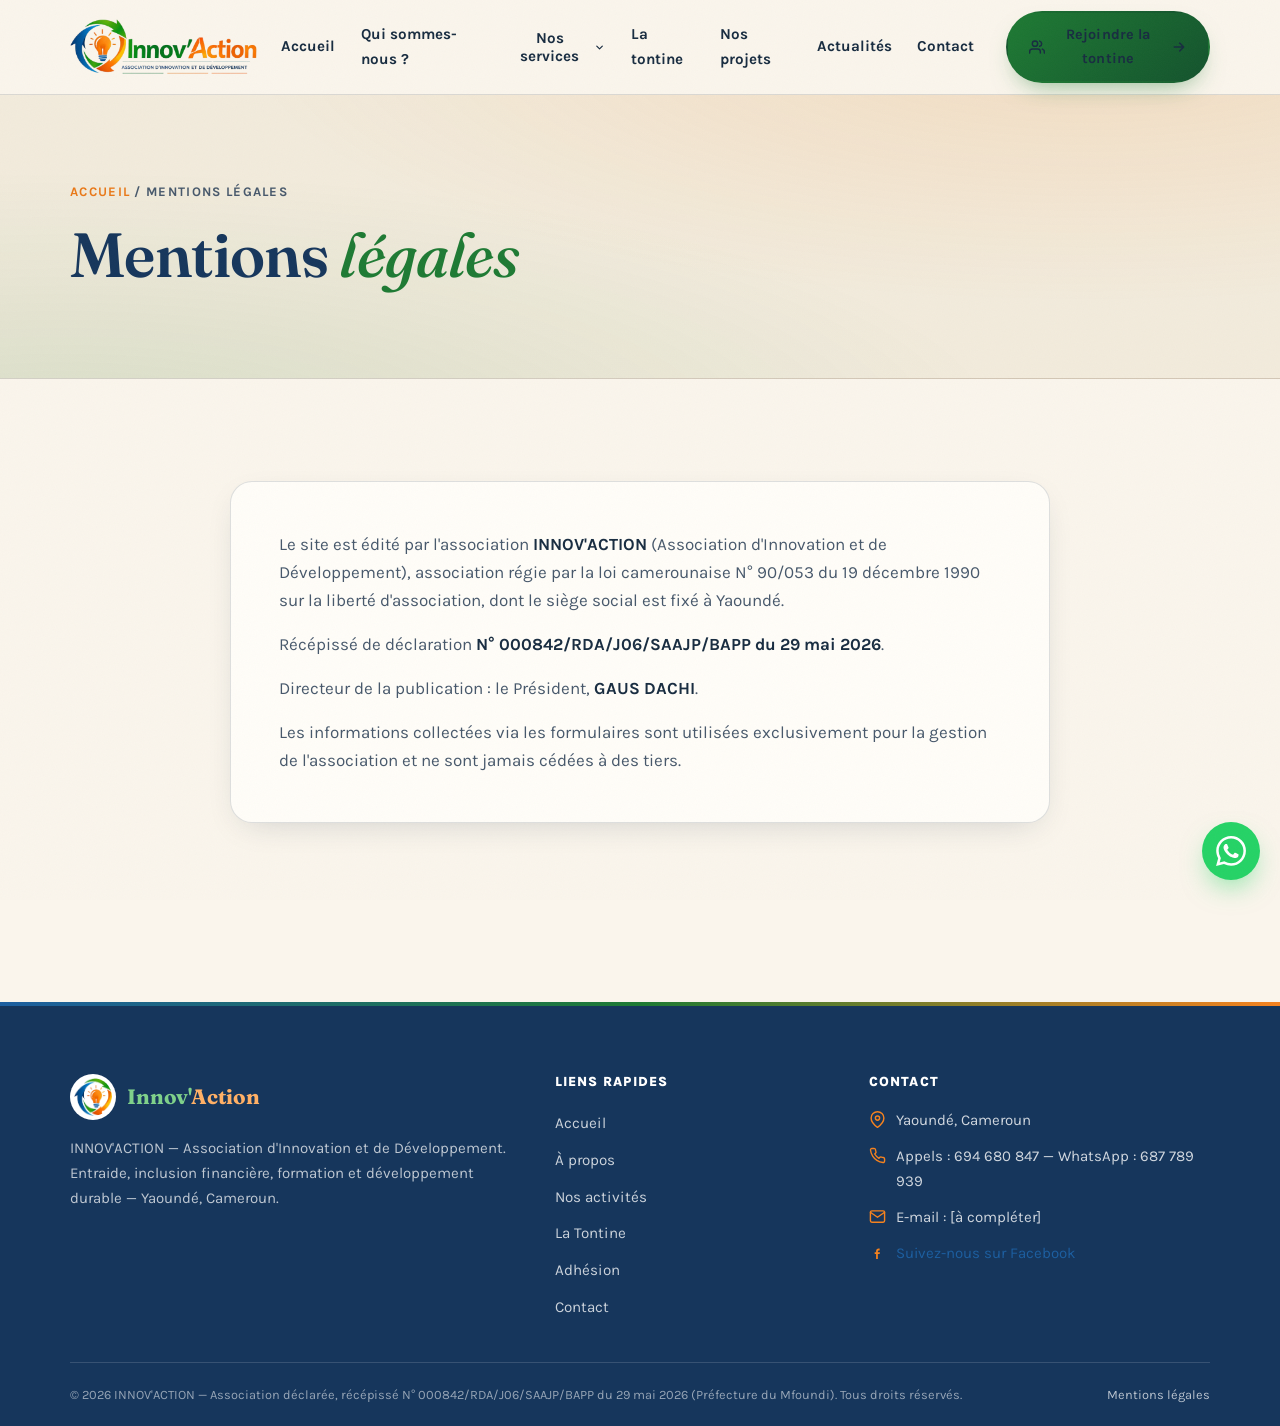
<file: mentions-legales.html>
<!DOCTYPE html>
<html lang="fr">
<head>
  <meta charset="UTF-8">
  <meta name="viewport" content="width=device-width, initial-scale=1.0">
  <title>Mentions légales — INNOV'ACTION</title>
  <meta name="description" content="Mentions légales du site de l'association INNOV'ACTION, association régie par la loi camerounaise N° 90/053, siège social à Yaoundé.">
  <link rel="canonical" href="https://www.innovaction-cameroun.org/mentions-legales.html">
  <meta name="robots" content="noindex, follow">
  <link rel="icon" type="image/png" href="assets/logo-icone.png">
  <link rel="preconnect" href="https://fonts.googleapis.com">
  <link rel="preconnect" href="https://fonts.gstatic.com" crossorigin>
  <link href="https://fonts.googleapis.com/css2?family=Fraunces:ital,opsz,wght@0,9..144,400..700;1,9..144,400..700&family=Karla:ital,wght@0,400..800;1,400..800&display=swap" rel="stylesheet">
  <link rel="stylesheet" href="css/style.css?v=20260723">
</head>
<body>

  <header class="site-header">
    <div class="container header-inner">
      <a class="brand" href="index.html" aria-label="INNOV'ACTION — Accueil">
        <img class="brand-logo" src="assets/logo.png" alt="Innov'Action — Association d'Innovation et de Développement">
      </a>
      <a class="btn btn-primary header-cta-mobile" href="inscription.html">
        <svg viewBox="0 0 24 24" fill="none" stroke="currentColor" stroke-width="2.2" stroke-linecap="round" stroke-linejoin="round"><path d="M17 21v-2a4 4 0 0 0-4-4H5a4 4 0 0 0-4 4v2"/><circle cx="9" cy="7" r="4"/><path d="M23 21v-2a4 4 0 0 0-3-3.87M16 3.13a4 4 0 0 1 0 7.75"/></svg>
        Rejoindre la tontine
      </a>
      <button class="nav-toggle" aria-label="Ouvrir le menu" aria-expanded="false"><span></span></button>
      <nav class="main-nav" aria-label="Navigation principale">
        <a href="index.html">Accueil</a>
        <a href="a-propos.html">Qui sommes-nous ?</a>
        <div class="nav-sub">
          <button class="nav-sub-btn" type="button" aria-expanded="false" aria-haspopup="true">Nos services
            <svg viewBox="0 0 24 24" fill="none" stroke="currentColor" stroke-width="2.6" stroke-linecap="round" stroke-linejoin="round"><path d="M6 9l6 6 6-6"/></svg>
          </button>
          <div class="nav-sub-menu">
            <a href="activites.html#tontine">Tontine &amp; cotisations</a>
            <a href="activites.html#epargne">Épargne solidaire</a>
            <a href="activites.html#formations">Formations pratiques</a>
            <a href="activites.html#accompagnement">Accompagnement AGR</a>
            <a href="adhesion.html">Adhésion / Devenir membre</a>
          </div>
        </div>
        <a href="tontine.html">La tontine</a>
        <a href="activites.html#projets">Nos projets</a>
        <a href="actualites.html">Actualités</a>
        <a href="contact.html">Contact</a>
        <span class="nav-cta"><a class="btn btn-primary" href="inscription.html">
          <svg viewBox="0 0 24 24" fill="none" stroke="currentColor" stroke-width="2.2" stroke-linecap="round" stroke-linejoin="round"><path d="M17 21v-2a4 4 0 0 0-4-4H5a4 4 0 0 0-4 4v2"/><circle cx="9" cy="7" r="4"/><path d="M23 21v-2a4 4 0 0 0-3-3.87M16 3.13a4 4 0 0 1 0 7.75"/></svg>
          Rejoindre la tontine
          <svg viewBox="0 0 24 24" fill="none" stroke="currentColor" stroke-width="2.4" stroke-linecap="round" stroke-linejoin="round"><path d="M5 12h14M13 6l6 6-6 6"/></svg>
        </a></span>
      </nav>
    </div>
  </header>

  <main>
    <div class="page-hero">
      <div class="container">
        <p class="crumbs"><a href="index.html">Accueil</a> / Mentions légales</p>
        <h1>Mentions <span class="accent-italic">légales</span></h1>
      </div>
    </div>

    <section>
      <div class="container" style="max-width:820px;">
        <div class="form-shell">
          <p>
            Le site est édité par l'association <strong>INNOV'ACTION</strong> (Association d'Innovation et de
            Développement), association régie par la loi camerounaise N° 90/053 du 19 décembre 1990 sur la
            liberté d'association, dont le siège social est fixé à Yaoundé.
          </p>
          <p style="margin-top:1rem;">
            Récépissé de déclaration <strong>N° 000842/RDA/J06/SAAJP/BAPP du 29 mai 2026</strong>.
          </p>
          <p style="margin-top:1rem;">
            Directeur de la publication : le Président, <strong>GAUS DACHI</strong>.
          </p>
          <p style="margin-top:1rem;">
            Les informations collectées via les formulaires sont utilisées exclusivement pour la gestion de
            l'association et ne sont jamais cédées à des tiers.
          </p>
        </div>
      </div>
    </section>
  </main>

  <footer class="site-footer">
    <div class="container">
      <div class="footer-grid">
        <div>
          <div class="footer-brand">
            <img src="assets/logo-icone.png" alt="Logo INNOV'ACTION" width="46" height="46">
            <span class="brand-name"><span class="n1">Innov'</span><span class="n2">Action</span></span>
          </div>
          <p>INNOV'ACTION — Association d'Innovation et de Développement. Entraide, inclusion financière, formation et développement durable — Yaoundé, Cameroun.</p>
        </div>
        <div>
          <h4>Liens rapides</h4>
          <ul class="footer-links">
            <li><a href="index.html">Accueil</a></li>
            <li><a href="a-propos.html">À propos</a></li>
            <li><a href="activites.html">Nos activités</a></li>
            <li><a href="tontine.html">La Tontine</a></li>
            <li><a href="adhesion.html">Adhésion</a></li>
            <li><a href="contact.html">Contact</a></li>
          </ul>
        </div>
        <div>
          <h4>Contact</h4>
          <ul class="footer-contact">
            <li>
              <svg viewBox="0 0 24 24" fill="none" stroke="currentColor" stroke-width="2" stroke-linecap="round" stroke-linejoin="round"><path d="M21 10c0 7-9 13-9 13s-9-6-9-13a9 9 0 0 1 18 0z"/><circle cx="12" cy="10" r="3"/></svg>
              Yaoundé, Cameroun
            </li>
            <li>
              <svg viewBox="0 0 24 24" fill="none" stroke="currentColor" stroke-width="2" stroke-linecap="round" stroke-linejoin="round"><path d="M22 16.92v3a2 2 0 0 1-2.18 2 19.79 19.79 0 0 1-8.63-3.07 19.5 19.5 0 0 1-6-6 19.79 19.79 0 0 1-3.07-8.67A2 2 0 0 1 4.11 2h3a2 2 0 0 1 2 1.72c.127.96.361 1.903.7 2.81a2 2 0 0 1-.45 2.11L8.09 9.91a16 16 0 0 0 6 6l1.27-1.27a2 2 0 0 1 2.11-.45c.907.339 1.85.573 2.81.7A2 2 0 0 1 22 16.92z"/></svg>
              Appels : 694 680 847 — WhatsApp : 687 789 939
            </li>
            <li>
              <svg viewBox="0 0 24 24" fill="none" stroke="currentColor" stroke-width="2" stroke-linecap="round" stroke-linejoin="round"><path d="M4 4h16c1.1 0 2 .9 2 2v12c0 1.1-.9 2-2 2H4c-1.1 0-2-.9-2-2V6c0-1.1.9-2 2-2z"/><path d="M22 6l-10 7L2 6"/></svg>
              E-mail : [à compléter]
            </li>
            <li>
              <svg viewBox="0 0 24 24" fill="currentColor"><path d="M13.5 9H15V6.5h-1.5c-1.933 0-3.5 1.567-3.5 3.5v1.5H8v2.5h2V21h2.5v-7H15l.5-2.5h-3V10a1 1 0 0 1 1-1z"/></svg>
              <a href="https://www.facebook.com/share/1DivfpZUDF/" target="_blank" rel="noopener">Suivez-nous sur Facebook</a>
            </li>
          </ul>
        </div>
      </div>
      <div class="footer-legal">
        <span>© 2026 INNOV'ACTION — Association déclarée, récépissé N° 000842/RDA/J06/SAAJP/BAPP du 29 mai 2026 (Préfecture du Mfoundi). Tous droits réservés.</span>
        <a href="mentions-legales.html">Mentions légales</a>
      </div>
    </div>
  </footer>

  <a class="wa-float" href="#" target="_blank" rel="noopener" aria-label="Discuter sur WhatsApp">
    <svg viewBox="0 0 24 24" fill="currentColor"><path d="M17.472 14.382c-.297-.149-1.758-.867-2.03-.967-.273-.099-.471-.148-.67.15-.197.297-.767.966-.94 1.164-.173.199-.347.223-.644.075-.297-.15-1.255-.463-2.39-1.475-.883-.788-1.48-1.761-1.653-2.059-.173-.297-.018-.458.13-.606.134-.133.298-.347.446-.52.149-.174.198-.298.298-.497.099-.198.05-.371-.025-.52-.075-.149-.669-1.612-.916-2.207-.242-.579-.487-.5-.669-.51-.173-.008-.371-.01-.57-.01-.198 0-.52.074-.792.372-.272.297-1.04 1.016-1.04 2.479 0 1.462 1.065 2.875 1.213 3.074.149.198 2.096 3.2 5.077 4.487.709.306 1.262.489 1.694.625.712.227 1.36.195 1.871.118.571-.085 1.758-.719 2.006-1.413.248-.694.248-1.289.173-1.413-.074-.124-.272-.198-.57-.347m-5.421 7.403h-.004a9.87 9.87 0 0 1-5.031-1.378l-.361-.214-3.741.982.998-3.648-.235-.374a9.86 9.86 0 0 1-1.51-5.26c.001-5.45 4.436-9.884 9.888-9.884 2.64 0 5.122 1.03 6.988 2.898a9.825 9.825 0 0 1 2.893 6.994c-.003 5.45-4.437 9.884-9.885 9.884m8.413-18.297A11.815 11.815 0 0 0 12.05 0C5.495 0 .16 5.335.157 11.892c0 2.096.547 4.142 1.588 5.945L.057 24l6.305-1.654a11.882 11.882 0 0 0 5.683 1.448h.005c6.554 0 11.89-5.335 11.893-11.893a11.821 11.821 0 0 0-3.48-8.413z"/></svg>
  </a>

  <script src="js/main.js?v=20260723"></script>
</body>
</html>
</file>
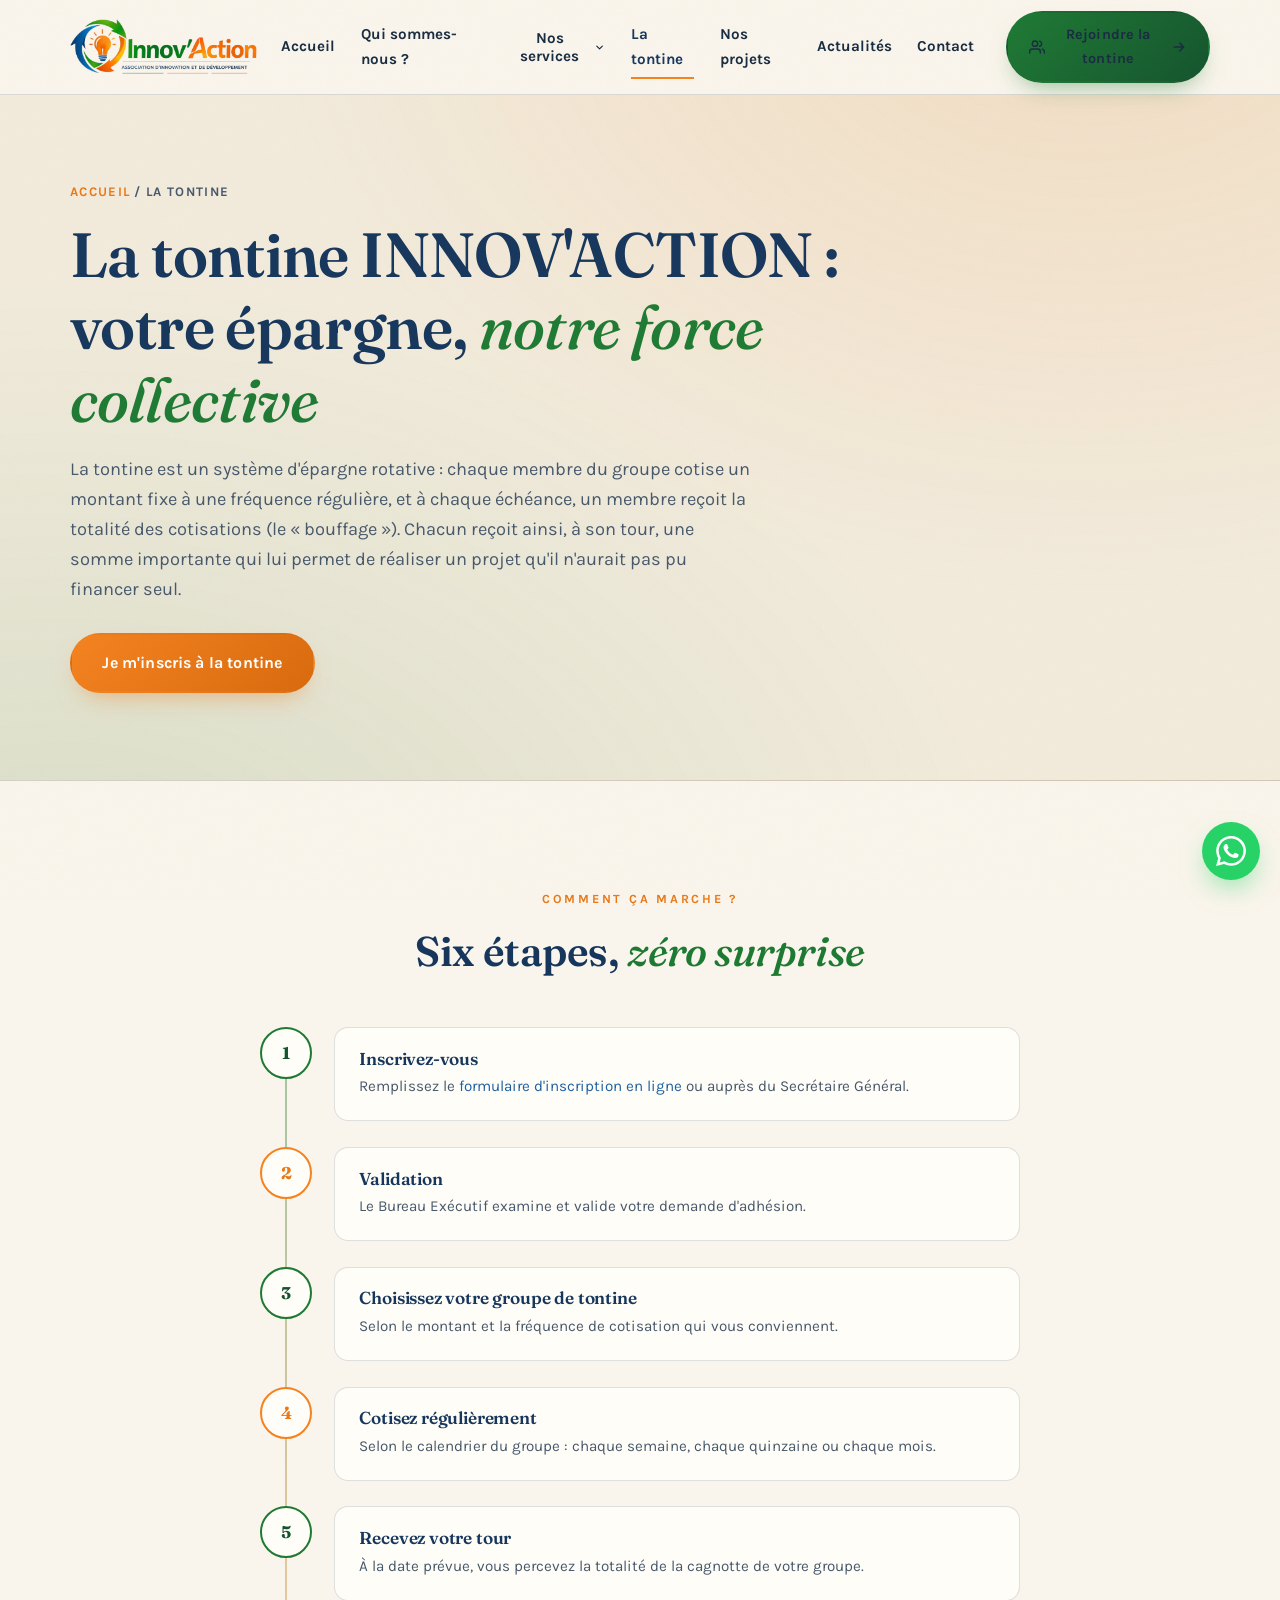
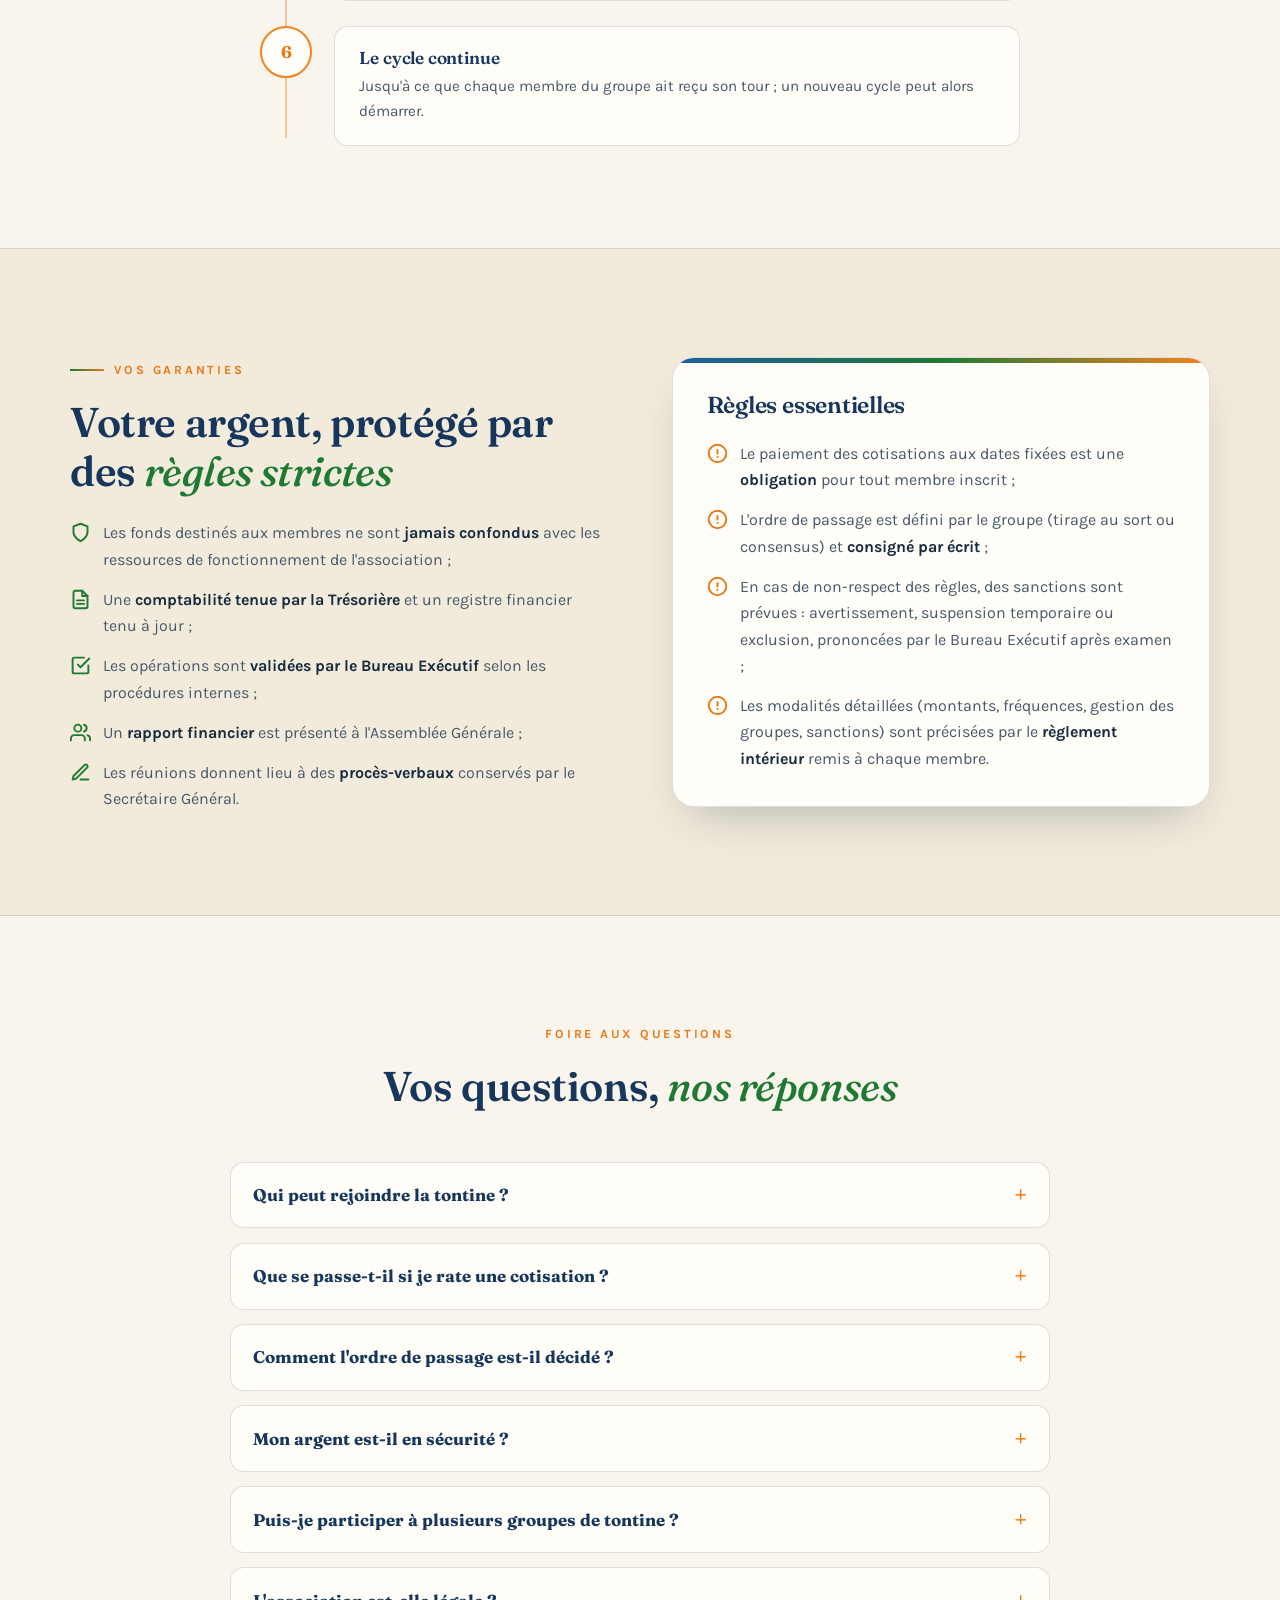
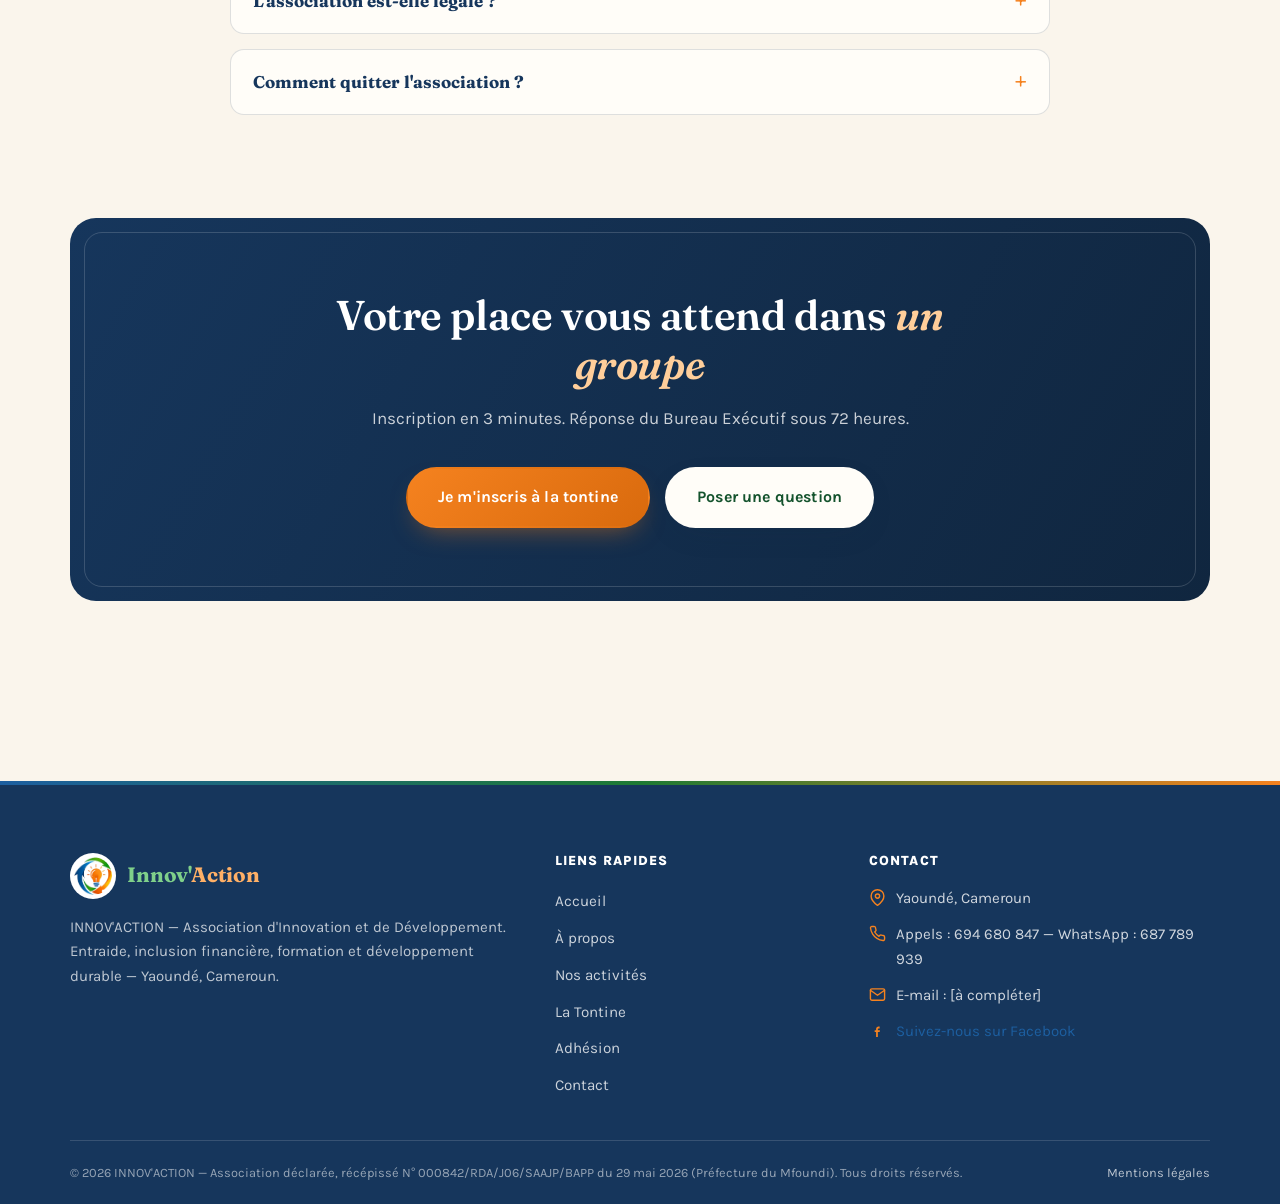
<file: tontine.html>
<!DOCTYPE html>
<html lang="fr">
<head>
  <meta charset="UTF-8">
  <meta name="viewport" content="width=device-width, initial-scale=1.0">
  <title>La Tontine INNOV'ACTION — Épargne rotative sécurisée à Yaoundé | Comment ça marche</title>
  <meta name="description" content="Découvrez la tontine INNOV'ACTION à Yaoundé : fonctionnement en 6 étapes, garanties de sécurité, règles claires et FAQ. Cotisez chaque semaine, quinzaine ou mois et recevez votre tour en toute confiance.">
  <link rel="canonical" href="https://www.innovaction-cameroun.org/tontine.html">
  <meta name="robots" content="index, follow">
  <meta property="og:type" content="website">
  <meta property="og:locale" content="fr_FR">
  <meta property="og:site_name" content="INNOV'ACTION">
  <meta property="og:title" content="La tontine INNOV'ACTION : votre épargne, notre force collective">
  <meta property="og:description" content="Un système d'épargne rotative simple, transparent et sécurisé. Découvrez le fonctionnement, les garanties et les règles.">
  <meta property="og:url" content="https://www.innovaction-cameroun.org/tontine.html">
  <link rel="icon" type="image/png" href="assets/logo-icone.png">
  <link rel="preconnect" href="https://fonts.googleapis.com">
  <link rel="preconnect" href="https://fonts.gstatic.com" crossorigin>
  <link href="https://fonts.googleapis.com/css2?family=Fraunces:ital,opsz,wght@0,9..144,400..700;1,9..144,400..700&family=Karla:ital,wght@0,400..800;1,400..800&display=swap" rel="stylesheet">
  <link rel="stylesheet" href="css/style.css?v=20260723">

  <!-- Données structurées : FAQ -->
  <script type="application/ld+json">
  {
    "@context": "https://schema.org",
    "@type": "FAQPage",
    "mainEntity": [
      {
        "@type": "Question",
        "name": "Qui peut rejoindre la tontine ?",
        "acceptedAnswer": { "@type": "Answer", "text": "Toute personne dont l'adhésion à l'association a été validée par le Bureau Exécutif et qui accepte les statuts et le règlement intérieur." }
      },
      {
        "@type": "Question",
        "name": "Que se passe-t-il si je rate une cotisation ?",
        "acceptedAnswer": { "@type": "Answer", "text": "Le règlement intérieur prévoit des sanctions graduées : avertissement, suspension temporaire, puis exclusion en cas de manquements répétés. Contactez rapidement le Bureau Exécutif en cas de difficulté : des solutions peuvent être trouvées." }
      },
      {
        "@type": "Question",
        "name": "Comment l'ordre de passage est-il décidé ?",
        "acceptedAnswer": { "@type": "Answer", "text": "Il est fixé au sein de chaque groupe, généralement par tirage au sort ou par consensus, et consigné par écrit dans le procès-verbal conservé par le Secrétaire Général." }
      },
      {
        "@type": "Question",
        "name": "Mon argent est-il en sécurité ?",
        "acceptedAnswer": { "@type": "Answer", "text": "La gestion repose sur la transparence, la rigueur et la responsabilité : comptabilité tenue par la Trésorière, registre financier à jour, opérations validées par le Bureau Exécutif et rapport financier présenté à l'Assemblée Générale. Les fonds des membres ne sont jamais confondus avec les ressources de fonctionnement de l'association." }
      },
      {
        "@type": "Question",
        "name": "Puis-je participer à plusieurs groupes de tontine ?",
        "acceptedAnswer": { "@type": "Answer", "text": "Oui, dans la limite de vos capacités de cotisation et avec l'accord du Bureau Exécutif." }
      },
      {
        "@type": "Question",
        "name": "L'association est-elle légale ?",
        "acceptedAnswer": { "@type": "Answer", "text": "Oui. INNOV'ACTION est déclarée conformément à la loi N° 90/053 du 19 décembre 1990 et dispose du récépissé N° 000842/RDA/J06/SAAJP/BAPP délivré le 29 mai 2026 par la Préfecture du Mfoundi." }
      },
      {
        "@type": "Question",
        "name": "Comment quitter l'association ?",
        "acceptedAnswer": { "@type": "Answer", "text": "La qualité de membre se perd par démission, par non-paiement des obligations, par exclusion pour faute grave ou par décès, conformément aux statuts." }
      }
    ]
  }
  </script>
</head>
<body>

  <header class="site-header">
    <div class="container header-inner">
      <a class="brand" href="index.html" aria-label="INNOV'ACTION — Accueil">
        <img class="brand-logo" src="assets/logo.png" alt="Innov'Action — Association d'Innovation et de Développement">
      </a>
      <a class="btn btn-primary header-cta-mobile" href="inscription.html">
        <svg viewBox="0 0 24 24" fill="none" stroke="currentColor" stroke-width="2.2" stroke-linecap="round" stroke-linejoin="round"><path d="M17 21v-2a4 4 0 0 0-4-4H5a4 4 0 0 0-4 4v2"/><circle cx="9" cy="7" r="4"/><path d="M23 21v-2a4 4 0 0 0-3-3.87M16 3.13a4 4 0 0 1 0 7.75"/></svg>
        Rejoindre la tontine
      </a>
      <button class="nav-toggle" aria-label="Ouvrir le menu" aria-expanded="false"><span></span></button>
      <nav class="main-nav" aria-label="Navigation principale">
        <a href="index.html">Accueil</a>
        <a href="a-propos.html">Qui sommes-nous ?</a>
        <div class="nav-sub">
          <button class="nav-sub-btn" type="button" aria-expanded="false" aria-haspopup="true">Nos services
            <svg viewBox="0 0 24 24" fill="none" stroke="currentColor" stroke-width="2.6" stroke-linecap="round" stroke-linejoin="round"><path d="M6 9l6 6 6-6"/></svg>
          </button>
          <div class="nav-sub-menu">
            <a href="activites.html#tontine">Tontine &amp; cotisations</a>
            <a href="activites.html#epargne">Épargne solidaire</a>
            <a href="activites.html#formations">Formations pratiques</a>
            <a href="activites.html#accompagnement">Accompagnement AGR</a>
            <a href="adhesion.html">Adhésion / Devenir membre</a>
          </div>
        </div>
        <a href="tontine.html" class="active">La tontine</a>
        <a href="activites.html#projets">Nos projets</a>
        <a href="actualites.html">Actualités</a>
        <a href="contact.html">Contact</a>
        <span class="nav-cta"><a class="btn btn-primary" href="inscription.html">
          <svg viewBox="0 0 24 24" fill="none" stroke="currentColor" stroke-width="2.2" stroke-linecap="round" stroke-linejoin="round"><path d="M17 21v-2a4 4 0 0 0-4-4H5a4 4 0 0 0-4 4v2"/><circle cx="9" cy="7" r="4"/><path d="M23 21v-2a4 4 0 0 0-3-3.87M16 3.13a4 4 0 0 1 0 7.75"/></svg>
          Rejoindre la tontine
          <svg viewBox="0 0 24 24" fill="none" stroke="currentColor" stroke-width="2.4" stroke-linecap="round" stroke-linejoin="round"><path d="M5 12h14M13 6l6 6-6 6"/></svg>
        </a></span>
      </nav>
    </div>
  </header>

  <main>

    <div class="page-hero">
      <div class="container">
        <p class="crumbs"><a href="index.html">Accueil</a> / La Tontine</p>
        <h1>La tontine INNOV'ACTION&nbsp;: votre épargne, <span class="accent-italic">notre force collective</span></h1>
        <p class="lead">
          La tontine est un système d'épargne rotative : chaque membre du groupe cotise un montant fixe à une
          fréquence régulière, et à chaque échéance, un membre reçoit la totalité des cotisations (le «&nbsp;bouffage&nbsp;»).
          Chacun reçoit ainsi, à son tour, une somme importante qui lui permet de réaliser un projet qu'il
          n'aurait pas pu financer seul.
        </p>
        <div class="hero-actions" style="margin-top:1.8rem;">
          <a class="btn btn-orange" href="inscription.html">Je m'inscris à la tontine</a>
        </div>
      </div>
    </div>

    <!-- Comment ça marche -->
    <section aria-labelledby="marche-title">
      <div class="container">
        <div class="section-head center reveal">
          <span class="eyebrow">Comment ça marche ?</span>
          <h2 id="marche-title">Six étapes, <span class="accent-italic">zéro surprise</span></h2>
        </div>
        <div class="vtimeline" style="margin-inline:auto;">
          <div class="vt-item reveal">
            <span class="vt-dot">1</span>
            <div class="vt-body">
              <h3>Inscrivez-vous</h3>
              <p>Remplissez le <a href="inscription.html">formulaire d'inscription en ligne</a> ou auprès du Secrétaire Général.</p>
            </div>
          </div>
          <div class="vt-item reveal">
            <span class="vt-dot">2</span>
            <div class="vt-body">
              <h3>Validation</h3>
              <p>Le Bureau Exécutif examine et valide votre demande d'adhésion.</p>
            </div>
          </div>
          <div class="vt-item reveal">
            <span class="vt-dot">3</span>
            <div class="vt-body">
              <h3>Choisissez votre groupe de tontine</h3>
              <p>Selon le montant et la fréquence de cotisation qui vous conviennent.</p>
            </div>
          </div>
          <div class="vt-item reveal">
            <span class="vt-dot">4</span>
            <div class="vt-body">
              <h3>Cotisez régulièrement</h3>
              <p>Selon le calendrier du groupe : chaque semaine, chaque quinzaine ou chaque mois.</p>
            </div>
          </div>
          <div class="vt-item reveal">
            <span class="vt-dot">5</span>
            <div class="vt-body">
              <h3>Recevez votre tour</h3>
              <p>À la date prévue, vous percevez la totalité de la cagnotte de votre groupe.</p>
            </div>
          </div>
          <div class="vt-item reveal">
            <span class="vt-dot">6</span>
            <div class="vt-body">
              <h3>Le cycle continue</h3>
              <p>Jusqu'à ce que chaque membre du groupe ait reçu son tour ; un nouveau cycle peut alors démarrer.</p>
            </div>
          </div>
        </div>
      </div>
    </section>

    <!-- Garanties -->
    <section class="band-cream" aria-labelledby="garanties-title">
      <div class="container split">
        <div class="reveal">
          <span class="eyebrow">Vos garanties</span>
          <h2 id="garanties-title">Votre argent, protégé par des <span class="accent-italic">règles strictes</span></h2>
          <ul class="check-list" style="margin-top:1.6rem;">
            <li>
              <svg viewBox="0 0 24 24" fill="none" stroke="currentColor" stroke-width="2.2" stroke-linecap="round" stroke-linejoin="round"><path d="M12 22s8-4 8-10V5l-8-3-8 3v7c0 6 8 10 8 10z"/></svg>
              <span>Les fonds destinés aux membres ne sont <strong>jamais confondus</strong> avec les ressources de fonctionnement de l'association ;</span>
            </li>
            <li>
              <svg viewBox="0 0 24 24" fill="none" stroke="currentColor" stroke-width="2.2" stroke-linecap="round" stroke-linejoin="round"><path d="M14 2H6a2 2 0 0 0-2 2v16a2 2 0 0 0 2 2h12a2 2 0 0 0 2-2V8z"/><path d="M14 2v6h6M16 13H8M16 17H8"/></svg>
              <span>Une <strong>comptabilité tenue par la Trésorière</strong> et un registre financier tenu à jour ;</span>
            </li>
            <li>
              <svg viewBox="0 0 24 24" fill="none" stroke="currentColor" stroke-width="2.2" stroke-linecap="round" stroke-linejoin="round"><path d="M9 11l3 3L22 4"/><path d="M21 12v7a2 2 0 0 1-2 2H5a2 2 0 0 1-2-2V5a2 2 0 0 1 2-2h11"/></svg>
              <span>Les opérations sont <strong>validées par le Bureau Exécutif</strong> selon les procédures internes ;</span>
            </li>
            <li>
              <svg viewBox="0 0 24 24" fill="none" stroke="currentColor" stroke-width="2.2" stroke-linecap="round" stroke-linejoin="round"><path d="M17 21v-2a4 4 0 0 0-4-4H5a4 4 0 0 0-4 4v2"/><circle cx="9" cy="7" r="4"/><path d="M23 21v-2a4 4 0 0 0-3-3.87M16 3.13a4 4 0 0 1 0 7.75"/></svg>
              <span>Un <strong>rapport financier</strong> est présenté à l'Assemblée Générale ;</span>
            </li>
            <li>
              <svg viewBox="0 0 24 24" fill="none" stroke="currentColor" stroke-width="2.2" stroke-linecap="round" stroke-linejoin="round"><path d="M12 20h9M16.5 3.5a2.121 2.121 0 0 1 3 3L7 19l-4 1 1-4L16.5 3.5z"/></svg>
              <span>Les réunions donnent lieu à des <strong>procès-verbaux</strong> conservés par le Secrétaire Général.</span>
            </li>
          </ul>
        </div>
        <div class="reveal reveal-d1">
          <div class="hero-card">
            <h3 style="margin-bottom:1rem;">Règles essentielles</h3>
            <ul class="check-list">
              <li>
                <svg viewBox="0 0 24 24" fill="none" stroke="#e97817" stroke-width="2.2" stroke-linecap="round" stroke-linejoin="round"><circle cx="12" cy="12" r="10"/><path d="M12 8v4M12 16h.01"/></svg>
                <span>Le paiement des cotisations aux dates fixées est une <strong>obligation</strong> pour tout membre inscrit ;</span>
              </li>
              <li>
                <svg viewBox="0 0 24 24" fill="none" stroke="#e97817" stroke-width="2.2" stroke-linecap="round" stroke-linejoin="round"><circle cx="12" cy="12" r="10"/><path d="M12 8v4M12 16h.01"/></svg>
                <span>L'ordre de passage est défini par le groupe (tirage au sort ou consensus) et <strong>consigné par écrit</strong> ;</span>
              </li>
              <li>
                <svg viewBox="0 0 24 24" fill="none" stroke="#e97817" stroke-width="2.2" stroke-linecap="round" stroke-linejoin="round"><circle cx="12" cy="12" r="10"/><path d="M12 8v4M12 16h.01"/></svg>
                <span>En cas de non-respect des règles, des sanctions sont prévues : avertissement, suspension temporaire ou exclusion, prononcées par le Bureau Exécutif après examen ;</span>
              </li>
              <li>
                <svg viewBox="0 0 24 24" fill="none" stroke="#e97817" stroke-width="2.2" stroke-linecap="round" stroke-linejoin="round"><circle cx="12" cy="12" r="10"/><path d="M12 8v4M12 16h.01"/></svg>
                <span>Les modalités détaillées (montants, fréquences, gestion des groupes, sanctions) sont précisées par le <strong>règlement intérieur</strong> remis à chaque membre.</span>
              </li>
            </ul>
          </div>
        </div>
      </div>
    </section>

    <!-- FAQ -->
    <section aria-labelledby="faq-title">
      <div class="container">
        <div class="section-head center reveal">
          <span class="eyebrow">Foire aux questions</span>
          <h2 id="faq-title">Vos questions, <span class="accent-italic">nos réponses</span></h2>
        </div>
        <div class="faq-list">
          <details class="faq-item reveal">
            <summary>Qui peut rejoindre la tontine ?</summary>
            <div class="faq-body">Toute personne dont l'adhésion à l'association a été validée par le Bureau Exécutif et qui accepte les statuts et le règlement intérieur.</div>
          </details>
          <details class="faq-item reveal">
            <summary>Que se passe-t-il si je rate une cotisation ?</summary>
            <div class="faq-body">Le règlement intérieur prévoit des sanctions graduées : avertissement, suspension temporaire, puis exclusion en cas de manquements répétés. Contactez rapidement le Bureau Exécutif en cas de difficulté : des solutions peuvent être trouvées.</div>
          </details>
          <details class="faq-item reveal">
            <summary>Comment l'ordre de passage est-il décidé ?</summary>
            <div class="faq-body">Il est fixé au sein de chaque groupe, généralement par tirage au sort ou par consensus, et consigné par écrit dans le procès-verbal conservé par le Secrétaire Général.</div>
          </details>
          <details class="faq-item reveal">
            <summary>Mon argent est-il en sécurité ?</summary>
            <div class="faq-body">La gestion repose sur la transparence, la rigueur et la responsabilité : comptabilité tenue par la Trésorière, registre financier à jour, opérations validées par le Bureau Exécutif et rapport financier présenté à l'Assemblée Générale. Les fonds des membres ne sont jamais confondus avec les ressources de fonctionnement de l'association.</div>
          </details>
          <details class="faq-item reveal">
            <summary>Puis-je participer à plusieurs groupes de tontine ?</summary>
            <div class="faq-body">Oui, dans la limite de vos capacités de cotisation et avec l'accord du Bureau Exécutif.</div>
          </details>
          <details class="faq-item reveal">
            <summary>L'association est-elle légale ?</summary>
            <div class="faq-body">Oui. INNOV'ACTION est déclarée conformément à la loi N° 90/053 du 19 décembre 1990 et dispose du récépissé N° 000842/RDA/J06/SAAJP/BAPP délivré le 29 mai 2026 par la Préfecture du Mfoundi.</div>
          </details>
          <details class="faq-item reveal">
            <summary>Comment quitter l'association ?</summary>
            <div class="faq-body">La qualité de membre se perd par démission, par non-paiement des obligations, par exclusion pour faute grave ou par décès, conformément aux statuts.</div>
          </details>
        </div>
      </div>
    </section>

    <!-- CTA -->
    <section aria-label="Appel à l'action" style="padding-top:0;">
      <div class="container">
        <div class="cta-final reveal">
          <h2>Votre place vous attend dans <em>un groupe</em></h2>
          <p>Inscription en 3 minutes. Réponse du Bureau Exécutif sous 72 heures.</p>
          <div class="actions">
            <a class="btn btn-orange" href="inscription.html">Je m'inscris à la tontine</a>
            <a class="btn btn-light" href="contact.html">Poser une question</a>
          </div>
        </div>
      </div>
    </section>

  </main>

  <footer class="site-footer">
    <div class="container">
      <div class="footer-grid">
        <div>
          <div class="footer-brand">
            <img src="assets/logo-icone.png" alt="Logo INNOV'ACTION" width="46" height="46">
            <span class="brand-name"><span class="n1">Innov'</span><span class="n2">Action</span></span>
          </div>
          <p>INNOV'ACTION — Association d'Innovation et de Développement. Entraide, inclusion financière, formation et développement durable — Yaoundé, Cameroun.</p>
        </div>
        <div>
          <h4>Liens rapides</h4>
          <ul class="footer-links">
            <li><a href="index.html">Accueil</a></li>
            <li><a href="a-propos.html">À propos</a></li>
            <li><a href="activites.html">Nos activités</a></li>
            <li><a href="tontine.html">La Tontine</a></li>
            <li><a href="adhesion.html">Adhésion</a></li>
            <li><a href="contact.html">Contact</a></li>
          </ul>
        </div>
        <div>
          <h4>Contact</h4>
          <ul class="footer-contact">
            <li>
              <svg viewBox="0 0 24 24" fill="none" stroke="currentColor" stroke-width="2" stroke-linecap="round" stroke-linejoin="round"><path d="M21 10c0 7-9 13-9 13s-9-6-9-13a9 9 0 0 1 18 0z"/><circle cx="12" cy="10" r="3"/></svg>
              Yaoundé, Cameroun
            </li>
            <li>
              <svg viewBox="0 0 24 24" fill="none" stroke="currentColor" stroke-width="2" stroke-linecap="round" stroke-linejoin="round"><path d="M22 16.92v3a2 2 0 0 1-2.18 2 19.79 19.79 0 0 1-8.63-3.07 19.5 19.5 0 0 1-6-6 19.79 19.79 0 0 1-3.07-8.67A2 2 0 0 1 4.11 2h3a2 2 0 0 1 2 1.72c.127.96.361 1.903.7 2.81a2 2 0 0 1-.45 2.11L8.09 9.91a16 16 0 0 0 6 6l1.27-1.27a2 2 0 0 1 2.11-.45c.907.339 1.85.573 2.81.7A2 2 0 0 1 22 16.92z"/></svg>
              Appels : 694 680 847 — WhatsApp : 687 789 939
            </li>
            <li>
              <svg viewBox="0 0 24 24" fill="none" stroke="currentColor" stroke-width="2" stroke-linecap="round" stroke-linejoin="round"><path d="M4 4h16c1.1 0 2 .9 2 2v12c0 1.1-.9 2-2 2H4c-1.1 0-2-.9-2-2V6c0-1.1.9-2 2-2z"/><path d="M22 6l-10 7L2 6"/></svg>
              E-mail : [à compléter]
            </li>
            <li>
              <svg viewBox="0 0 24 24" fill="currentColor"><path d="M13.5 9H15V6.5h-1.5c-1.933 0-3.5 1.567-3.5 3.5v1.5H8v2.5h2V21h2.5v-7H15l.5-2.5h-3V10a1 1 0 0 1 1-1z"/></svg>
              <a href="https://www.facebook.com/share/1DivfpZUDF/" target="_blank" rel="noopener">Suivez-nous sur Facebook</a>
            </li>
          </ul>
        </div>
      </div>
      <div class="footer-legal">
        <span>© 2026 INNOV'ACTION — Association déclarée, récépissé N° 000842/RDA/J06/SAAJP/BAPP du 29 mai 2026 (Préfecture du Mfoundi). Tous droits réservés.</span>
        <a href="mentions-legales.html">Mentions légales</a>
      </div>
    </div>
  </footer>

  <a class="wa-float" href="#" target="_blank" rel="noopener" aria-label="Discuter sur WhatsApp">
    <svg viewBox="0 0 24 24" fill="currentColor"><path d="M17.472 14.382c-.297-.149-1.758-.867-2.03-.967-.273-.099-.471-.148-.67.15-.197.297-.767.966-.94 1.164-.173.199-.347.223-.644.075-.297-.15-1.255-.463-2.39-1.475-.883-.788-1.48-1.761-1.653-2.059-.173-.297-.018-.458.13-.606.134-.133.298-.347.446-.52.149-.174.198-.298.298-.497.099-.198.05-.371-.025-.52-.075-.149-.669-1.612-.916-2.207-.242-.579-.487-.5-.669-.51-.173-.008-.371-.01-.57-.01-.198 0-.52.074-.792.372-.272.297-1.04 1.016-1.04 2.479 0 1.462 1.065 2.875 1.213 3.074.149.198 2.096 3.2 5.077 4.487.709.306 1.262.489 1.694.625.712.227 1.36.195 1.871.118.571-.085 1.758-.719 2.006-1.413.248-.694.248-1.289.173-1.413-.074-.124-.272-.198-.57-.347m-5.421 7.403h-.004a9.87 9.87 0 0 1-5.031-1.378l-.361-.214-3.741.982.998-3.648-.235-.374a9.86 9.86 0 0 1-1.51-5.26c.001-5.45 4.436-9.884 9.888-9.884 2.64 0 5.122 1.03 6.988 2.898a9.825 9.825 0 0 1 2.893 6.994c-.003 5.45-4.437 9.884-9.885 9.884m8.413-18.297A11.815 11.815 0 0 0 12.05 0C5.495 0 .16 5.335.157 11.892c0 2.096.547 4.142 1.588 5.945L.057 24l6.305-1.654a11.882 11.882 0 0 0 5.683 1.448h.005c6.554 0 11.89-5.335 11.893-11.893a11.821 11.821 0 0 0-3.48-8.413z"/></svg>
  </a>

  <script src="js/main.js?v=20260723"></script>
</body>
</html>
</file>
<file: css/style.css>
/* ============================================================
   INNOV'ACTION — Association d'Innovation et de Développement
   Design system « Héritage & Confiance »
   Palette issue du logo : vert (action), orange (énergie),
   bleu (confiance) sur fond ivoire premium.
   ============================================================ */

:root {
  /* Couleurs de marque */
  --green: #1e7a33;
  --green-deep: #14532d;
  --green-soft: #e4f0e2;
  --orange: #e97817;
  --orange-bright: #f5821f;
  --orange-soft: #fdeedd;
  --blue: #1d5fa0;
  --blue-deep: #16365c;
  --blue-soft: #e3edf7;

  /* Neutres chaleureux */
  --ivory: #faf5ec;
  --cream: #f2ebdc;
  --paper: #fffdf8;
  --ink: #182c40;
  --ink-soft: #47586b;
  --line: rgba(24, 44, 64, 0.14);

  /* Typographie */
  --font-display: "Fraunces", Georgia, serif;
  --font-body: "Karla", "Segoe UI", sans-serif;

  --radius: 14px;
  --shadow-soft: 0 10px 34px -14px rgba(24, 44, 64, 0.22);
  --shadow-lift: 0 22px 48px -20px rgba(24, 44, 64, 0.32);
  --transition: 0.28s cubic-bezier(0.33, 1, 0.68, 1);
}

* { margin: 0; padding: 0; box-sizing: border-box; }

html { scroll-behavior: smooth; }

body {
  font-family: var(--font-body);
  font-size: 1.0625rem;
  line-height: 1.65;
  color: var(--ink);
  background-color: var(--ivory);
  -webkit-font-smoothing: antialiased;
  overflow-x: hidden;
}

/* Grain léger, texture papier vintage */
body::before {
  content: "";
  position: fixed;
  inset: 0;
  pointer-events: none;
  z-index: 2000;
  opacity: 0.05;
  background-image: url("data:image/svg+xml,%3Csvg xmlns='http://www.w3.org/2000/svg' width='140' height='140'%3E%3Cfilter id='n'%3E%3CfeTurbulence type='fractalNoise' baseFrequency='0.85' numOctaves='2'/%3E%3C/filter%3E%3Crect width='140' height='140' filter='url(%23n)' opacity='0.6'/%3E%3C/svg%3E");
}

img, svg { max-width: 100%; display: block; }

a { color: var(--blue); text-decoration: none; }
a:hover { color: var(--green-deep); }

h1, h2, h3, h4 {
  font-family: var(--font-display);
  font-weight: 600;
  line-height: 1.16;
  color: var(--blue-deep);
  letter-spacing: -0.01em;
}

h1 { font-size: clamp(2.3rem, 5.2vw, 3.9rem); }
h2 { font-size: clamp(1.75rem, 3.4vw, 2.6rem); }
h3 { font-size: clamp(1.2rem, 2vw, 1.45rem); }

p { color: var(--ink-soft); }

strong { color: var(--ink); }

.container {
  width: min(1140px, 92%);
  margin-inline: auto;
}

section { padding: clamp(4rem, 8vw, 6.5rem) 0; position: relative; }

/* ---------- Éléments éditoriaux ---------- */

.eyebrow {
  display: inline-flex;
  align-items: center;
  gap: 0.6rem;
  font-size: 0.78rem;
  font-weight: 700;
  letter-spacing: 0.22em;
  text-transform: uppercase;
  color: var(--orange);
  margin-bottom: 1.1rem;
}
.eyebrow::before {
  content: "";
  width: 34px;
  height: 2px;
  background: linear-gradient(90deg, var(--green), var(--orange));
}

.section-head { max-width: 720px; margin-bottom: clamp(2.2rem, 4vw, 3.4rem); }
.section-head.center { margin-inline: auto; text-align: center; }
.section-head.center .eyebrow { justify-content: center; }
.section-head.center .eyebrow::before { display: none; }
.section-head.center .eyebrow::after { display: none; }
.section-head p { margin-top: 0.9rem; font-size: 1.1rem; }

.accent-italic {
  font-style: italic;
  font-weight: 500;
  color: var(--green);
}

/* ---------- Boutons ---------- */

.btn {
  display: inline-flex;
  align-items: center;
  justify-content: center;
  gap: 0.55rem;
  padding: 0.95rem 1.9rem;
  border-radius: 999px;
  font-family: var(--font-body);
  font-size: 1rem;
  font-weight: 700;
  letter-spacing: 0.01em;
  cursor: pointer;
  border: 2px solid transparent;
  transition: transform var(--transition), box-shadow var(--transition), background var(--transition), color var(--transition);
  text-align: center;
}
.btn svg { width: 18px; height: 18px; flex: none; }

.btn-primary {
  background: linear-gradient(135deg, var(--green) 0%, var(--green-deep) 100%);
  color: #fff;
  box-shadow: 0 12px 26px -12px rgba(30, 122, 51, 0.55);
}
.btn-primary:hover {
  transform: translateY(-2px);
  box-shadow: 0 18px 32px -12px rgba(30, 122, 51, 0.6);
  color: #fff;
}

.btn-orange {
  background: linear-gradient(135deg, var(--orange-bright) 0%, #d96a0d 100%);
  color: #fff;
  box-shadow: 0 12px 26px -12px rgba(233, 120, 23, 0.55);
}
.btn-orange:hover {
  transform: translateY(-2px);
  box-shadow: 0 18px 32px -12px rgba(233, 120, 23, 0.62);
  color: #fff;
}

.btn-outline {
  background: transparent;
  border-color: var(--blue-deep);
  color: var(--blue-deep);
}
.btn-outline:hover {
  background: var(--blue-deep);
  color: #fff;
  transform: translateY(-2px);
}

.btn-light {
  background: var(--paper);
  color: var(--green-deep);
  box-shadow: var(--shadow-soft);
}
.btn-light:hover { transform: translateY(-2px); color: var(--green-deep); }

/* ---------- Header ---------- */

.site-header {
  position: sticky;
  top: 0;
  z-index: 1000;
  background: rgba(250, 245, 236, 0.92);
  backdrop-filter: blur(12px);
  border-bottom: 1px solid var(--line);
}

.header-inner {
  display: flex;
  align-items: center;
  justify-content: space-between;
  gap: 1.5rem;
  padding: 0.7rem 0;
}

.brand {
  display: flex;
  align-items: center;
  gap: 0.7rem;
  flex: none;
}
.brand img.brand-logo { height: 56px; width: auto; display: block; }
.brand img { width: 52px; height: 52px; }
.brand-text { line-height: 1.05; }
.brand-name {
  font-family: var(--font-display);
  font-size: 1.42rem;
  font-weight: 700;
  letter-spacing: -0.01em;
}
.brand-name .n1 { color: var(--green); }
.brand-name .n2 { color: var(--orange-bright); }
.brand-tag {
  display: block;
  font-size: 0.6rem;
  font-weight: 700;
  letter-spacing: 0.14em;
  text-transform: uppercase;
  color: var(--blue-deep);
  margin-top: 2px;
}

.main-nav { display: flex; align-items: center; gap: 1.6rem; }
.main-nav a {
  font-size: 0.95rem;
  font-weight: 700;
  color: var(--ink);
  position: relative;
  padding: 0.3rem 0;
}
.main-nav a::after {
  content: "";
  position: absolute;
  left: 0; bottom: -2px;
  width: 0%;
  height: 2px;
  background: linear-gradient(90deg, var(--green), var(--orange));
  transition: width var(--transition);
}
.main-nav a:hover::after, .main-nav a.active::after { width: 100%; }
.main-nav a.active { color: var(--green-deep); }

.nav-cta { margin-left: 0.4rem; }
.nav-cta .btn { padding: 0.62rem 1.3rem; font-size: 0.9rem; }

/* Bouton « Rejoindre la tontine » affiché dans la barre sur mobile */
.header-cta-mobile { display: none; }

.nav-toggle {
  display: none;
  background: none;
  border: none;
  cursor: pointer;
  width: 44px; height: 44px;
  border-radius: 10px;
  align-items: center;
  justify-content: center;
}
.nav-toggle span, .nav-toggle span::before, .nav-toggle span::after {
  content: "";
  display: block;
  width: 24px; height: 2.5px;
  background: var(--blue-deep);
  border-radius: 2px;
  position: relative;
  transition: transform 0.3s ease, opacity 0.3s ease;
}
.nav-toggle span::before { position: absolute; top: -8px; }
.nav-toggle span::after { position: absolute; top: 8px; }
.nav-open .nav-toggle span { background: transparent; }
.nav-open .nav-toggle span::before { transform: translateY(8px) rotate(45deg); }
.nav-open .nav-toggle span::after { transform: translateY(-8px) rotate(-45deg); }

/* ---------- Hero ---------- */

.hero {
  position: relative;
  padding: clamp(4.5rem, 9vw, 7.5rem) 0 clamp(4rem, 8vw, 6.5rem);
  overflow: hidden;
}
.hero::before {
  content: "";
  position: absolute;
  top: -220px; right: -180px;
  width: 640px; height: 640px;
  border-radius: 50%;
  background: radial-gradient(circle, rgba(245, 130, 31, 0.16), transparent 65%);
}
.hero::after {
  content: "";
  position: absolute;
  bottom: -260px; left: -200px;
  width: 700px; height: 700px;
  border-radius: 50%;
  background: radial-gradient(circle, rgba(30, 122, 51, 0.13), transparent 65%);
}

.hero-grid {
  position: relative;
  z-index: 1;
  display: grid;
  grid-template-columns: 1.15fr 0.85fr;
  gap: clamp(2.5rem, 5vw, 4.5rem);
  align-items: center;
}

.hero-badge {
  display: inline-flex;
  align-items: center;
  gap: 0.55rem;
  background: var(--paper);
  border: 1px solid var(--line);
  border-radius: 999px;
  padding: 0.45rem 1.05rem;
  font-size: 0.82rem;
  font-weight: 700;
  color: var(--green-deep);
  box-shadow: var(--shadow-soft);
  margin-bottom: 1.6rem;
}
.hero-badge .dot {
  width: 9px; height: 9px;
  border-radius: 50%;
  background: var(--green);
  box-shadow: 0 0 0 4px rgba(30, 122, 51, 0.18);
}

.hero h1 .hl-green { color: var(--green); }
.hero h1 .hl-orange { color: var(--orange-bright); font-style: italic; }

.hero-sub {
  margin-top: 1.4rem;
  font-size: 1.14rem;
  max-width: 560px;
}

.hero-actions {
  display: flex;
  flex-wrap: wrap;
  gap: 0.9rem;
  margin-top: 2.2rem;
}

.hero-trust {
  display: flex;
  flex-wrap: wrap;
  gap: 1.4rem 2.2rem;
  margin-top: 2.6rem;
  padding-top: 1.7rem;
  border-top: 1px solid var(--line);
}
.hero-trust .item { font-size: 0.86rem; color: var(--ink-soft); display: flex; gap: 0.5rem; align-items: flex-start; }
.hero-trust .item svg { width: 17px; height: 17px; flex: none; margin-top: 2px; }

/* Carte visuelle du hero */
.hero-visual { position: relative; }
.hero-card {
  background: var(--paper);
  border: 1px solid var(--line);
  border-radius: 22px;
  padding: 2.1rem;
  box-shadow: var(--shadow-lift);
  position: relative;
  overflow: hidden;
}
.hero-card::before {
  content: "";
  position: absolute;
  top: 0; left: 0; right: 0;
  height: 5px;
  background: linear-gradient(90deg, var(--blue), var(--green), var(--orange-bright));
}
.hero-card .hc-logo { width: 74px; margin-bottom: 1.1rem; }
.hero-card h3 { margin-bottom: 0.4rem; }
.hero-card .hc-sub { font-size: 0.9rem; margin-bottom: 1.3rem; }
.hc-rows { display: grid; gap: 0.75rem; }
.hc-row {
  display: flex;
  align-items: center;
  gap: 0.8rem;
  background: var(--ivory);
  border: 1px solid var(--line);
  border-radius: 12px;
  padding: 0.75rem 0.95rem;
  font-size: 0.92rem;
  font-weight: 700;
  color: var(--ink);
}
.hc-row .ic {
  width: 36px; height: 36px;
  border-radius: 10px;
  display: grid;
  place-items: center;
  flex: none;
  color: #fff;
}
.ic-green { background: var(--green); }
.ic-orange { background: var(--orange-bright); }
.ic-blue { background: var(--blue); }
.hc-row .ic svg { width: 18px; height: 18px; }

.hero-stamp {
  position: absolute;
  bottom: -26px;
  left: -26px;
  background: var(--blue-deep);
  color: #fff;
  border-radius: 16px;
  padding: 1rem 1.3rem;
  box-shadow: var(--shadow-lift);
  font-size: 0.8rem;
  line-height: 1.45;
  max-width: 250px;
  transform: rotate(-2deg);
}
.hero-stamp strong { color: #ffce9a; display: block; font-size: 0.86rem; }

/* ---------- Bandeau marquee valeurs ---------- */

.values-strip {
  background: var(--blue-deep);
  padding: 1.05rem 0;
  overflow: hidden;
}
.values-track {
  display: flex;
  gap: 3.2rem;
  white-space: nowrap;
  animation: marquee 30s linear infinite;
  width: max-content;
}
.values-track span {
  color: rgba(255, 255, 255, 0.9);
  font-family: var(--font-display);
  font-style: italic;
  font-size: 1.04rem;
  display: inline-flex;
  align-items: center;
  gap: 3.2rem;
}
.values-track span::after {
  content: "✦";
  color: var(--orange-bright);
  font-style: normal;
  font-size: 0.8rem;
}
@keyframes marquee {
  from { transform: translateX(0); }
  to { transform: translateX(-50%); }
}

/* ---------- Cartes services ---------- */

.cards-grid {
  display: grid;
  grid-template-columns: repeat(4, 1fr);
  gap: 1.4rem;
}
.card {
  background: var(--paper);
  border: 1px solid var(--line);
  border-radius: var(--radius);
  padding: 1.9rem 1.6rem;
  position: relative;
  transition: transform var(--transition), box-shadow var(--transition), border-color var(--transition);
  display: flex;
  flex-direction: column;
}
.card:hover {
  transform: translateY(-6px);
  box-shadow: var(--shadow-lift);
  border-color: transparent;
}
.card .card-num {
  font-family: var(--font-display);
  font-style: italic;
  font-size: 0.9rem;
  color: var(--orange);
  margin-bottom: 1.1rem;
}
.card .card-icon {
  width: 52px; height: 52px;
  border-radius: 14px;
  display: grid;
  place-items: center;
  color: #fff;
  margin-bottom: 1.2rem;
}
.card .card-icon svg { width: 25px; height: 25px; }
.card h3 { margin-bottom: 0.6rem; font-size: 1.18rem; }
.card p { font-size: 0.95rem; flex: 1; }
.card .card-link {
  margin-top: 1.2rem;
  font-weight: 700;
  font-size: 0.9rem;
  color: var(--green-deep);
  display: inline-flex;
  align-items: center;
  gap: 0.4rem;
}
.card .card-link::after { content: "→"; transition: transform var(--transition); }
.card:hover .card-link::after { transform: translateX(5px); }

/* ---------- Section alternée (image/texte) ---------- */

.split {
  display: grid;
  grid-template-columns: 1fr 1fr;
  gap: clamp(2.5rem, 5vw, 4.5rem);
  align-items: center;
}

.check-list { list-style: none; display: grid; gap: 0.85rem; margin-top: 1.4rem; }
.check-list li {
  display: flex;
  gap: 0.75rem;
  align-items: flex-start;
  color: var(--ink-soft);
  font-size: 1rem;
}
.check-list li svg {
  width: 21px; height: 21px;
  flex: none;
  margin-top: 2px;
  color: var(--green);
}
.check-list li strong { color: var(--ink); }

/* ---------- Étapes (comment ça marche) ---------- */

.steps {
  counter-reset: step;
  display: grid;
  grid-template-columns: repeat(3, 1fr);
  gap: 1.4rem;
}
.step {
  counter-increment: step;
  background: var(--paper);
  border: 1px solid var(--line);
  border-radius: var(--radius);
  padding: 1.8rem 1.5rem;
  position: relative;
}
.step::before {
  content: "0" counter(step);
  font-family: var(--font-display);
  font-style: italic;
  font-size: 2.6rem;
  font-weight: 600;
  color: transparent;
  -webkit-text-stroke: 1.4px var(--orange);
  display: block;
  margin-bottom: 0.7rem;
  line-height: 1;
}
.step h3 { font-size: 1.1rem; margin-bottom: 0.45rem; }
.step p { font-size: 0.94rem; }

/* ---------- Chiffres clés ---------- */

.stats-band {
  background: linear-gradient(135deg, var(--green-deep) 0%, #0d3a1f 60%, var(--blue-deep) 130%);
  color: #fff;
  border-radius: 26px;
  padding: clamp(2.4rem, 5vw, 3.6rem);
  display: grid;
  grid-template-columns: repeat(4, 1fr);
  gap: 2rem;
  position: relative;
  overflow: hidden;
}
.stats-band::before {
  content: "";
  position: absolute;
  top: -80px; right: -60px;
  width: 320px; height: 320px;
  border-radius: 50%;
  background: radial-gradient(circle, rgba(245, 130, 31, 0.28), transparent 68%);
}
.stat { position: relative; }
.stat .num {
  font-family: var(--font-display);
  font-size: clamp(1.9rem, 3.4vw, 2.7rem);
  font-weight: 700;
  color: #ffce9a;
  line-height: 1.1;
}
.stat .lbl { font-size: 0.9rem; color: rgba(255, 255, 255, 0.82); margin-top: 0.35rem; }

/* ---------- Citation / réassurance ---------- */

.quote-block {
  max-width: 820px;
  margin-inline: auto;
  text-align: center;
}
.quote-block blockquote {
  font-family: var(--font-display);
  font-style: italic;
  font-size: clamp(1.4rem, 2.8vw, 2rem);
  color: var(--blue-deep);
  line-height: 1.4;
}
.quote-block blockquote .q-mark { color: var(--orange-bright); font-size: 1.4em; }
.quote-block cite {
  display: block;
  margin-top: 1.4rem;
  font-style: normal;
  font-size: 0.9rem;
  font-weight: 700;
  letter-spacing: 0.14em;
  text-transform: uppercase;
  color: var(--green);
}

/* ---------- CTA final ---------- */

.cta-final {
  background: linear-gradient(120deg, var(--blue-deep) 0%, #10263f 100%);
  border-radius: 26px;
  padding: clamp(2.8rem, 6vw, 4.6rem);
  text-align: center;
  position: relative;
  overflow: hidden;
}
.cta-final::before {
  content: "";
  position: absolute;
  inset: 14px;
  border: 1px solid rgba(255, 255, 255, 0.16);
  border-radius: 18px;
  pointer-events: none;
}
.cta-final h2 { color: #fff; max-width: 640px; margin-inline: auto; }
.cta-final h2 em { color: #ffce9a; font-style: italic; }
.cta-final p { color: rgba(255, 255, 255, 0.78); margin-top: 1rem; max-width: 540px; margin-inline: auto; }
.cta-final .actions {
  display: flex;
  flex-wrap: wrap;
  justify-content: center;
  gap: 0.9rem;
  margin-top: 2.2rem;
}

/* ---------- Page hero interne ---------- */

.page-hero {
  background:
    radial-gradient(ellipse at 85% -20%, rgba(245, 130, 31, 0.14), transparent 55%),
    radial-gradient(ellipse at 5% 120%, rgba(30, 122, 51, 0.12), transparent 55%),
    var(--cream);
  border-bottom: 1px solid var(--line);
  padding: clamp(3.4rem, 7vw, 5.4rem) 0;
}
.page-hero .crumbs {
  font-size: 0.82rem;
  font-weight: 700;
  letter-spacing: 0.1em;
  text-transform: uppercase;
  color: var(--ink-soft);
  margin-bottom: 1rem;
}
.page-hero .crumbs a { color: var(--orange); }
.page-hero h1 { max-width: 780px; }
.page-hero .lead {
  margin-top: 1.1rem;
  font-size: 1.14rem;
  max-width: 680px;
}

/* ---------- Timeline verticale ---------- */

.vtimeline { position: relative; display: grid; gap: 1.6rem; max-width: 760px; }
.vtimeline::before {
  content: "";
  position: absolute;
  left: 25px; top: 8px; bottom: 8px;
  width: 2px;
  background: linear-gradient(var(--green), var(--orange-bright));
  opacity: 0.4;
}
.vt-item { display: flex; gap: 1.4rem; position: relative; }
.vt-item .vt-dot {
  width: 52px; height: 52px;
  flex: none;
  border-radius: 50%;
  background: var(--paper);
  border: 2px solid var(--green);
  display: grid;
  place-items: center;
  font-family: var(--font-display);
  font-weight: 700;
  color: var(--green-deep);
  z-index: 1;
}
.vt-item:nth-child(even) .vt-dot { border-color: var(--orange-bright); color: var(--orange); }
.vt-body {
  background: var(--paper);
  border: 1px solid var(--line);
  border-radius: var(--radius);
  padding: 1.3rem 1.5rem;
  flex: 1;
}
.vt-body h3 { font-size: 1.08rem; margin-bottom: 0.35rem; }
.vt-body p { font-size: 0.95rem; }

/* ---------- Accordéon FAQ ---------- */

.faq-list { display: grid; gap: 0.9rem; max-width: 820px; margin-inline: auto; }
.faq-item {
  background: var(--paper);
  border: 1px solid var(--line);
  border-radius: var(--radius);
  overflow: hidden;
  transition: box-shadow var(--transition);
}
.faq-item[open] { box-shadow: var(--shadow-soft); }
.faq-item summary {
  list-style: none;
  cursor: pointer;
  padding: 1.15rem 1.4rem;
  font-weight: 700;
  font-family: var(--font-display);
  font-size: 1.06rem;
  color: var(--blue-deep);
  display: flex;
  justify-content: space-between;
  align-items: center;
  gap: 1rem;
}
.faq-item summary::-webkit-details-marker { display: none; }
.faq-item summary::after {
  content: "+";
  font-size: 1.5rem;
  color: var(--orange-bright);
  flex: none;
  transition: transform var(--transition);
  line-height: 1;
}
.faq-item[open] summary::after { transform: rotate(45deg); }
.faq-item .faq-body { padding: 0 1.4rem 1.25rem; font-size: 0.97rem; color: var(--ink-soft); }

/* ---------- Tableaux membres / équipe ---------- */

.team-grid { display: grid; grid-template-columns: repeat(3, 1fr); gap: 1.4rem; }
.team-card {
  background: var(--paper);
  border: 1px solid var(--line);
  border-radius: var(--radius);
  padding: 2rem 1.6rem;
  text-align: center;
  transition: transform var(--transition), box-shadow var(--transition);
}
.team-card:hover { transform: translateY(-5px); box-shadow: var(--shadow-lift); }
.team-avatar {
  width: 84px; height: 84px;
  border-radius: 50%;
  margin: 0 auto 1.1rem;
  display: grid;
  place-items: center;
  font-family: var(--font-display);
  font-size: 1.7rem;
  font-weight: 700;
  color: #fff;
}
.team-avatar.team-avatar-photo { overflow: hidden; position: relative; }
.team-avatar img {
  position: absolute;
  inset: 0;
  width: 100%;
  height: 100%;
  object-fit: cover;
  object-position: center 20%;
}
.team-card .role {
  font-size: 0.78rem;
  font-weight: 700;
  letter-spacing: 0.18em;
  text-transform: uppercase;
  color: var(--orange);
  margin-bottom: 0.4rem;
  display: block;
}
.team-card h3 { font-size: 1.12rem; margin-bottom: 0.5rem; }
.team-card p { font-size: 0.9rem; }

/* ---------- Formulaires ---------- */

.form-shell {
  background: var(--paper);
  border: 1px solid var(--line);
  border-radius: 22px;
  padding: clamp(1.8rem, 4vw, 3rem);
  box-shadow: var(--shadow-soft);
  max-width: 860px;
  margin-inline: auto;
}

.form-section-title {
  display: flex;
  align-items: center;
  gap: 0.85rem;
  margin: 2.4rem 0 1.3rem;
  font-family: var(--font-display);
  font-size: 1.22rem;
  color: var(--blue-deep);
}
.form-section-title:first-of-type { margin-top: 0; }
.form-section-title .badge {
  width: 34px; height: 34px;
  flex: none;
  border-radius: 10px;
  background: var(--green-soft);
  color: var(--green-deep);
  display: grid;
  place-items: center;
  font-family: var(--font-body);
  font-size: 0.9rem;
  font-weight: 800;
}
.form-section-title::after {
  content: "";
  flex: 1;
  height: 1px;
  background: var(--line);
}

.form-grid { display: grid; grid-template-columns: 1fr 1fr; gap: 1.1rem 1.3rem; }
.form-grid .full { grid-column: 1 / -1; }

.field label {
  display: block;
  font-size: 0.88rem;
  font-weight: 700;
  margin-bottom: 0.4rem;
  color: var(--ink);
}
.field label .req { color: var(--orange-bright); }
.field .hint { font-size: 0.78rem; color: var(--ink-soft); margin-top: 0.3rem; }

.field input[type="text"],
.field input[type="tel"],
.field input[type="email"],
.field input[type="date"],
.field select,
.field textarea {
  width: 100%;
  padding: 0.85rem 1rem;
  border: 1.5px solid var(--line);
  border-radius: 11px;
  background: var(--ivory);
  font-family: var(--font-body);
  font-size: 1rem;
  color: var(--ink);
  transition: border-color var(--transition), box-shadow var(--transition), background var(--transition);
}
.field textarea { min-height: 130px; resize: vertical; }
.field input:focus, .field select:focus, .field textarea:focus {
  outline: none;
  border-color: var(--green);
  background: #fff;
  box-shadow: 0 0 0 4px rgba(30, 122, 51, 0.14);
}

.radio-row { display: flex; flex-wrap: wrap; gap: 0.6rem; }
.radio-pill { position: relative; }
.radio-pill input { position: absolute; opacity: 0; inset: 0; cursor: pointer; }
.radio-pill span {
  display: inline-block;
  padding: 0.55rem 1.15rem;
  border-radius: 999px;
  border: 1.5px solid var(--line);
  background: var(--ivory);
  font-size: 0.92rem;
  font-weight: 700;
  color: var(--ink-soft);
  cursor: pointer;
  transition: all var(--transition);
}
.radio-pill input:checked + span {
  background: var(--green);
  border-color: var(--green);
  color: #fff;
  box-shadow: 0 8px 18px -8px rgba(30, 122, 51, 0.55);
}
.radio-pill input:focus-visible + span { box-shadow: 0 0 0 4px rgba(30, 122, 51, 0.25); }

.consent-box {
  background: var(--orange-soft);
  border: 1px solid rgba(233, 120, 23, 0.3);
  border-radius: var(--radius);
  padding: 1.3rem 1.4rem;
  display: grid;
  gap: 0.9rem;
  margin-top: 1.6rem;
}
.consent-box label {
  display: flex;
  gap: 0.7rem;
  align-items: flex-start;
  font-size: 0.92rem;
  color: var(--ink);
  cursor: pointer;
}
.consent-box input[type="checkbox"] {
  width: 19px; height: 19px;
  margin-top: 2px;
  flex: none;
  accent-color: var(--green);
}

.form-submit { margin-top: 2rem; text-align: center; }
.form-submit .btn { width: 100%; max-width: 420px; padding: 1.1rem 2rem; font-size: 1.06rem; }
.form-note { font-size: 0.83rem; color: var(--ink-soft); margin-top: 0.9rem; text-align: center; }

.form-success {
  display: none;
  background: var(--green-soft);
  border: 1.5px solid var(--green);
  border-radius: var(--radius);
  padding: 1.6rem;
  text-align: center;
  margin-top: 1.6rem;
}
.form-success.show { display: block; animation: fadeUp 0.5s ease; }
.form-success h3 { color: var(--green-deep); margin-bottom: 0.4rem; }
.form-success p { font-size: 0.95rem; }

/* ---------- Contact ---------- */

.contact-grid { display: grid; grid-template-columns: 0.9fr 1.1fr; gap: 2.5rem; align-items: start; }
.contact-info { display: grid; gap: 1rem; }
.info-card {
  background: var(--paper);
  border: 1px solid var(--line);
  border-radius: var(--radius);
  padding: 1.3rem 1.4rem;
  display: flex;
  gap: 1rem;
  align-items: flex-start;
}
.info-card .ic {
  width: 44px; height: 44px;
  flex: none;
  border-radius: 12px;
  display: grid;
  place-items: center;
  color: #fff;
}
.info-card .ic svg { width: 20px; height: 20px; }
.info-card h3 { font-size: 1.02rem; margin-bottom: 0.2rem; }
.info-card p { font-size: 0.92rem; }

/* ---------- Footer ---------- */

.site-footer {
  background: var(--blue-deep);
  color: rgba(255, 255, 255, 0.8);
  padding: clamp(3rem, 6vw, 4.5rem) 0 0;
  margin-top: clamp(3rem, 6vw, 5rem);
  position: relative;
}
.site-footer::before {
  content: "";
  position: absolute;
  top: 0; left: 0; right: 0;
  height: 4px;
  background: linear-gradient(90deg, var(--blue), var(--green), var(--orange-bright));
}
.footer-grid {
  display: grid;
  grid-template-columns: 1.3fr 0.8fr 1fr;
  gap: 2.6rem;
  padding-bottom: 2.6rem;
}
.footer-brand { display: flex; align-items: center; gap: 0.7rem; margin-bottom: 1rem; }
.footer-brand img { width: 46px; height: 46px; background: #fff; border-radius: 50%; padding: 4px; }
.footer-brand .brand-name { font-size: 1.3rem; }
.footer-brand .n1 { color: #7fd08a; }
.footer-brand .n2 { color: #ffb066; }
.site-footer h4 {
  color: #fff;
  font-size: 1rem;
  margin-bottom: 1.1rem;
  font-family: var(--font-body);
  font-weight: 800;
  letter-spacing: 0.08em;
  text-transform: uppercase;
  font-size: 0.85rem;
}
.site-footer p { color: rgba(255, 255, 255, 0.72); font-size: 0.94rem; }
.footer-links { list-style: none; display: grid; gap: 0.55rem; }
.footer-links a { color: rgba(255, 255, 255, 0.78); font-size: 0.95rem; }
.footer-links a:hover { color: #ffb066; }
.footer-contact { list-style: none; display: grid; gap: 0.7rem; }
.footer-contact li { display: flex; gap: 0.6rem; align-items: flex-start; font-size: 0.94rem; }
.footer-contact svg { width: 17px; height: 17px; flex: none; margin-top: 3px; color: var(--orange-bright); }

.footer-legal {
  border-top: 1px solid rgba(255, 255, 255, 0.14);
  padding: 1.3rem 0;
  font-size: 0.8rem;
  color: rgba(255, 255, 255, 0.55);
  display: flex;
  flex-wrap: wrap;
  justify-content: space-between;
  gap: 0.6rem;
}
.footer-legal a { color: rgba(255, 255, 255, 0.7); }

/* ---------- Bouton WhatsApp flottant ---------- */

.wa-float {
  position: fixed;
  right: 20px;
  bottom: 20px;
  z-index: 900;
  width: 58px; height: 58px;
  border-radius: 50%;
  background: #25d366;
  display: grid;
  place-items: center;
  color: #fff;
  box-shadow: 0 12px 28px -8px rgba(37, 211, 102, 0.6);
  transition: transform var(--transition);
}
.wa-float:hover { transform: scale(1.08); color: #fff; }
.wa-float svg { width: 30px; height: 30px; }

/* ---------- Animations d'apparition ---------- */

.reveal {
  opacity: 0;
  transform: translateY(26px);
  transition: opacity 0.7s ease, transform 0.7s cubic-bezier(0.33, 1, 0.68, 1);
}
.reveal.visible { opacity: 1; transform: none; }
.reveal-d1 { transition-delay: 0.1s; }
.reveal-d2 { transition-delay: 0.2s; }
.reveal-d3 { transition-delay: 0.3s; }

@keyframes fadeUp {
  from { opacity: 0; transform: translateY(16px); }
  to { opacity: 1; transform: none; }
}

@media (prefers-reduced-motion: reduce) {
  .reveal { opacity: 1; transform: none; transition: none; }
  .values-track { animation: none; }
  html { scroll-behavior: auto; }
}

/* ---------- Bandes alternées ---------- */

.band-cream { background: var(--cream); border-block: 1px solid var(--line); }
.band-paper { background: var(--paper); border-block: 1px solid var(--line); }

/* ============================================================
   RESPONSIVE
   ============================================================ */

@media (max-width: 1020px) {
  .cards-grid { grid-template-columns: repeat(2, 1fr); }
  .stats-band { grid-template-columns: repeat(2, 1fr); }
  .team-grid { grid-template-columns: repeat(2, 1fr) ; }
}

@media (max-width: 880px) {
  .nav-toggle { display: flex; }
  .header-cta-mobile {
    display: inline-flex;
    align-items: center;
    gap: 0.4rem;
    margin-left: auto;
    padding: 0.5rem 0.95rem;
    font-size: 0.84rem;
    white-space: nowrap;
  }
  .header-cta-mobile svg { width: 15px; height: 15px; }
  .main-nav {
    position: fixed;
    top: 69px;
    left: 0; right: 0;
    background: var(--paper);
    border-bottom: 1px solid var(--line);
    box-shadow: var(--shadow-lift);
    flex-direction: column;
    align-items: stretch;
    gap: 0;
    padding: 0.6rem 0 1rem;
    transform: translateY(-130%);
    opacity: 0;
    pointer-events: none;
    transition: transform 0.35s cubic-bezier(0.33, 1, 0.68, 1), opacity 0.3s ease;
    max-height: calc(100vh - 69px);
    overflow-y: auto;
  }
  .nav-open .main-nav {
    transform: none;
    opacity: 1;
    pointer-events: auto;
  }
  .main-nav a { padding: 0.85rem 6%; font-size: 1.05rem; }
  .main-nav a::after { display: none; }
  .main-nav a.active { background: var(--green-soft); }
  .nav-cta { margin: 0.7rem 6% 0; }
  .nav-cta .btn { width: 100%; }

  .hero-grid, .split, .contact-grid { grid-template-columns: 1fr; }
  .hero-visual { max-width: 480px; }
  .hero-stamp { left: auto; right: -8px; bottom: -20px; }
  .steps { grid-template-columns: 1fr; }
  .footer-grid { grid-template-columns: 1fr 1fr; }
}

@media (max-width: 620px) {
  body { font-size: 1rem; }
  .cards-grid, .team-grid, .form-grid { grid-template-columns: 1fr; }
  .stats-band { grid-template-columns: 1fr 1fr; gap: 1.4rem; padding: 2rem 1.5rem; }
  .footer-grid { grid-template-columns: 1fr; gap: 2rem; }
  .hero-actions .btn { width: 100%; }
  .cta-final .actions .btn { width: 100%; }
  .brand-tag { display: none; }
  .brand img { width: 44px; height: 44px; }
  .brand img.brand-logo { height: 42px; width: auto; }
  .brand-name { font-size: 1.2rem; }
  .header-inner { gap: 0.7rem; }
  .header-cta-mobile { font-size: 0.76rem; padding: 0.46rem 0.75rem; gap: 0.32rem; }
  .hero-stamp { position: static; transform: none; margin-top: 1rem; max-width: none; }
  .vt-item { gap: 0.9rem; }
  .vtimeline::before { left: 21px; }
  .vt-item .vt-dot { width: 44px; height: 44px; font-size: 0.9rem; }
}

/* ============================================================
   V2 — Refonte page d'accueil (maquette juillet 2026)
   ============================================================ */

/* ---------- Navigation : lien actif souligné orange ---------- */
.main-nav a.active { color: var(--blue-deep); }
.main-nav a.active::after { width: 100%; background: var(--orange-bright); }

/* ---------- Menu déroulant « Nos services » ---------- */
.nav-sub { position: relative; }
.nav-sub-btn {
  display: inline-flex;
  align-items: center;
  gap: 0.35rem;
  background: none;
  border: none;
  cursor: pointer;
  font-family: var(--font-body);
  font-size: 0.95rem;
  font-weight: 700;
  color: var(--ink);
  padding: 0.3rem 0;
  position: relative;
}
.nav-sub-btn::after {
  content: "";
  position: absolute;
  left: 0; bottom: -2px;
  width: 0%;
  height: 2px;
  background: var(--orange-bright);
  transition: width var(--transition);
}
.nav-sub:hover .nav-sub-btn::after,
.nav-sub-btn.active::after { width: 100%; }
.nav-sub-btn.active { color: var(--blue-deep); }
.nav-sub-btn svg { width: 13px; height: 13px; transition: transform var(--transition); }
.nav-sub:hover .nav-sub-btn svg, .nav-sub-btn[aria-expanded="true"] svg { transform: rotate(180deg); }

.nav-sub-menu {
  position: absolute;
  top: calc(100% + 12px);
  left: 50%;
  transform: translateX(-50%) translateY(8px);
  min-width: 240px;
  background: var(--paper);
  border: 1px solid var(--line);
  border-radius: 14px;
  box-shadow: var(--shadow-lift);
  padding: 0.55rem;
  display: grid;
  gap: 2px;
  opacity: 0;
  pointer-events: none;
  transition: opacity var(--transition), transform var(--transition);
  z-index: 1100;
}
.nav-sub-menu::before {
  content: "";
  position: absolute;
  top: -14px; left: 0; right: 0;
  height: 14px;
}
.nav-sub:hover .nav-sub-menu,
.nav-sub-menu.open {
  opacity: 1;
  pointer-events: auto;
  transform: translateX(-50%) translateY(0);
}
.nav-sub-menu a {
  padding: 0.6rem 0.9rem !important;
  border-radius: 9px;
  font-size: 0.92rem !important;
  white-space: nowrap;
}
.nav-sub-menu a::after { display: none; }
.nav-sub-menu a:hover { background: var(--green-soft); color: var(--green-deep); }

/* Bouton CTA nav avec icône */
.nav-cta .btn svg { width: 16px; height: 16px; }

/* ---------- HERO V2 : photo + vague ---------- */
.hero2 {
  position: relative;
  overflow: hidden;
  padding: 0;
  background:
    radial-gradient(ellipse at 0% 0%, rgba(245, 130, 31, 0.10), transparent 50%),
    var(--ivory);
}
.hero2-grid {
  position: relative;
  display: grid;
  grid-template-columns: 0.92fr 1.08fr;
  align-items: center;
  gap: 0;
  min-height: 540px;
}
.hero2-copy {
  position: relative;
  z-index: 3;
  padding: clamp(3rem, 6vw, 5rem) 0 clamp(6rem, 9vw, 8rem);
}
.hero2-copy h1 {
  font-size: clamp(2.5rem, 5.6vw, 4.2rem);
  line-height: 1.08;
}
.hero2-copy h1 .w1 { color: var(--green-deep); font-weight: 700; }
.hero2-copy h1 .w2 { color: var(--orange-bright); }
.hero2-copy .hero-sub { font-size: 1.08rem; max-width: 480px; }
.hero2-copy .hero-sub .hl { color: var(--green); }

.hero2-img {
  position: absolute;
  top: 0;
  right: 0;
  bottom: 0;
  width: 62%;
  z-index: 1;
}
.hero2-img img {
  width: 100%;
  height: 100%;
  object-fit: cover;
  object-position: center 30%;
  /* Fondu sur tous les bords : gauche + haut + bas (le bord droit touche l'écran) */
  -webkit-mask-image:
    linear-gradient(100deg, transparent 0%, rgba(0,0,0,0.35) 25%, #000 58%),
    linear-gradient(180deg, transparent 0%, #000 16%, #000 72%, transparent 97%);
  -webkit-mask-composite: source-in;
          mask-image:
    linear-gradient(100deg, transparent 0%, rgba(0,0,0,0.35) 25%, #000 58%),
    linear-gradient(180deg, transparent 0%, #000 16%, #000 72%, transparent 97%);
          mask-composite: intersect;
}

.hero2-wave {
  position: absolute;
  left: 0; right: 0; bottom: 0;
  width: 100%;
  height: clamp(75px, 9vw, 115px);
  display: block;
  z-index: 2;
  pointer-events: none;
}

/* Bandeau de confiance sous le hero */
.trust-row {
  position: relative;
  z-index: 4;
  display: grid;
  grid-template-columns: 1fr auto;
  gap: 1.4rem;
  align-items: stretch;
  margin-top: clamp(-58px, -4vw, -34px);
  padding-bottom: 1rem;
}
.trust-card {
  background: var(--paper);
  border: 1px solid var(--line);
  border-radius: 18px;
  box-shadow: var(--shadow-lift);
  padding: 1.35rem 1.6rem;
  display: grid;
  grid-template-columns: repeat(4, 1fr);
  gap: 1.2rem;
}
.trust-item { display: flex; gap: 0.75rem; align-items: flex-start; }
.trust-item + .trust-item { border-left: 1px solid var(--line); padding-left: 1.2rem; }
.trust-item .ti-ic {
  width: 42px; height: 42px;
  flex: none;
  border-radius: 50%;
  display: grid;
  place-items: center;
  color: #fff;
}
.trust-item .ti-ic svg { width: 20px; height: 20px; }
.trust-item h3 { font-family: var(--font-body); font-weight: 800; font-size: 0.92rem; margin-bottom: 0.15rem; }
.trust-item p { font-size: 0.82rem; line-height: 1.45; }
.trust-item.t-green h3 { color: var(--green-deep); }
.trust-item.t-blue h3 { color: var(--blue-deep); }
.trust-item.t-orange h3 { color: var(--orange); }

.recipisse-pill {
  background: var(--blue-deep);
  color: #fff;
  border-radius: 999px;
  padding: 1rem 1.6rem;
  display: flex;
  align-items: center;
  gap: 0.9rem;
  box-shadow: var(--shadow-lift);
  align-self: center;
}
.recipisse-pill .rp-ic {
  width: 44px; height: 44px;
  flex: none;
  border-radius: 50%;
  background: rgba(255, 255, 255, 0.14);
  display: grid;
  place-items: center;
}
.recipisse-pill .rp-ic svg { width: 22px; height: 22px; }
.recipisse-pill small { display: block; font-size: 0.72rem; opacity: 0.85; }
.recipisse-pill strong { display: block; font-size: 0.98rem; letter-spacing: 0.02em; color: #ffce9a; }

/* ---------- Cercles d'icônes pastel ---------- */
.icirc {
  width: 62px; height: 62px;
  border-radius: 50%;
  display: grid;
  place-items: center;
  flex: none;
}
.icirc svg { width: 28px; height: 28px; }
.icirc.tint-green { background: var(--green-soft); color: var(--green); }
.icirc.tint-orange { background: var(--orange-soft); color: var(--orange-bright); }
.icirc.tint-blue { background: var(--blue-soft); color: var(--blue); }

/* ---------- Tuiles « Qui sommes-nous » ---------- */
.info-tiles {
  display: grid;
  grid-template-columns: 1fr 1fr;
  gap: 1.1rem;
}
.info-tile {
  background: var(--paper);
  border: 1px solid var(--line);
  border-radius: 16px;
  padding: 1.5rem 1.4rem;
  transition: transform var(--transition), box-shadow var(--transition);
}
.info-tile:hover { transform: translateY(-4px); box-shadow: var(--shadow-lift); }
.info-tile .icirc { width: 54px; height: 54px; margin-bottom: 0.9rem; }
.info-tile .icirc svg { width: 24px; height: 24px; }
.info-tile h3 { font-family: var(--font-body); font-weight: 800; font-size: 1rem; margin-bottom: 0.4rem; }
.info-tile p { font-size: 0.9rem; line-height: 1.55; }
.info-tile.t-green h3 { color: var(--green-deep); }
.info-tile.t-orange h3 { color: var(--orange); }
.info-tile.t-blue h3 { color: var(--blue-deep); }

/* ---------- Bandeau chiffres clair ---------- */
.stats-light {
  display: grid;
  grid-template-columns: repeat(4, 1fr);
  gap: 1.4rem;
  border-top: 1px solid var(--line);
  padding-top: 2.2rem;
  margin-top: clamp(2.5rem, 5vw, 3.6rem);
}
.stat-l { display: flex; gap: 0.9rem; align-items: flex-start; }
.stat-l + .stat-l { border-left: 1px solid var(--line); padding-left: 1.4rem; }
.stat-l .icirc { width: 50px; height: 50px; }
.stat-l .icirc svg { width: 23px; height: 23px; }
.stat-l .num {
  font-family: var(--font-display);
  font-size: 1.7rem;
  font-weight: 700;
  line-height: 1.1;
}
.stat-l.t-green .num { color: var(--green-deep); }
.stat-l.t-orange .num { color: var(--orange); }
.stat-l.t-blue .num { color: var(--blue-deep); }
.stat-l .lbl { font-size: 0.84rem; color: var(--ink-soft); margin-top: 0.25rem; line-height: 1.4; }

/* ---------- Cartes services V2 ---------- */
.card--svc .svc-top {
  display: flex;
  align-items: center;
  gap: 1rem;
  margin-bottom: 1.2rem;
}
.card--svc .svc-num {
  font-family: var(--font-display);
  font-style: italic;
  font-size: 1.5rem;
  font-weight: 600;
  color: var(--green-deep);
  border-bottom: 2px solid var(--orange-bright);
  line-height: 1.25;
}
.card--svc:nth-child(2) .svc-num { color: var(--orange); border-color: var(--green); }
.card--svc:nth-child(3) .svc-num { color: var(--blue-deep); border-color: var(--orange-bright); }
.card--svc h3 { font-size: 1.16rem; }

/* ---------- Mot du Président ---------- */
.president-block {
  display: grid;
  grid-template-columns: 240px 1fr;
  gap: 2.2rem;
  align-items: center;
  background: var(--paper);
  border: 1px solid var(--line);
  border-radius: 22px;
  padding: clamp(1.8rem, 4vw, 2.8rem);
  box-shadow: var(--shadow-soft);
}
.president-photo {
  width: 100%;
  aspect-ratio: 1;
  border-radius: 18px;
  overflow: hidden;
  background: linear-gradient(135deg, var(--green), var(--green-deep));
  display: grid;
  place-items: center;
  font-family: var(--font-display);
  font-size: 3.4rem;
  font-weight: 700;
  color: #fff;
  position: relative;
}
.president-photo img {
  position: absolute;
  inset: 0;
  width: 100%;
  height: 100%;
  object-fit: cover;
  object-position: center 15%;
}
.president-block blockquote {
  font-family: var(--font-display);
  font-style: italic;
  font-size: clamp(1.08rem, 1.8vw, 1.3rem);
  color: var(--blue-deep);
  line-height: 1.55;
  border: none;
}
.president-block .p-name {
  margin-top: 1.1rem;
  font-weight: 800;
  color: var(--ink);
  font-size: 0.98rem;
}
.president-block .p-role {
  font-size: 0.8rem;
  font-weight: 700;
  letter-spacing: 0.16em;
  text-transform: uppercase;
  color: var(--orange);
}

/* ---------- Responsive V2 ---------- */
@media (max-width: 1020px) {
  .trust-card { grid-template-columns: 1fr 1fr; }
  .trust-item + .trust-item { border-left: none; padding-left: 0; }
  .stats-light { grid-template-columns: 1fr 1fr; }
  .stat-l + .stat-l { border-left: none; padding-left: 0; }
}

@media (max-width: 880px) {
  .hero2-grid { grid-template-columns: 1fr; min-height: 0; }
  .hero2-copy { padding: 2.6rem 0 1rem; }
  .hero2-img {
    position: relative;
    inset: auto;
    width: 100%;
    height: 330px;
    margin-bottom: -40px;
  }
  .hero2-img img {
    -webkit-mask-image:
      linear-gradient(180deg, transparent 0%, #000 20%, #000 78%, transparent 100%),
      linear-gradient(90deg, transparent 0%, #000 8%, #000 92%, transparent 100%);
    -webkit-mask-composite: source-in;
            mask-image:
      linear-gradient(180deg, transparent 0%, #000 20%, #000 78%, transparent 100%),
      linear-gradient(90deg, transparent 0%, #000 8%, #000 92%, transparent 100%);
            mask-composite: intersect;
  }
  .hero2 { padding-bottom: 0; }
  .hero2-wave { position: relative; margin-top: -50px; }
  .trust-row { grid-template-columns: 1fr; margin-top: -30px; }
  .recipisse-pill { order: -1; justify-self: center; margin-top: -26px; z-index: 5; }
  .nav-sub { display: contents; }
  .nav-sub-btn { padding: 0.85rem 6%; font-size: 1.05rem; justify-content: space-between; width: 100%; }
  .nav-sub-btn::after { display: none; }
  .nav-sub-menu {
    position: static;
    transform: none;
    opacity: 1;
    pointer-events: auto;
    box-shadow: none;
    border: none;
    border-radius: 0;
    background: var(--green-soft);
    min-width: 0;
    display: none;
    padding: 0.3rem 0;
  }
  .nav-sub-menu.open { display: grid; }
  .nav-sub-menu a { padding: 0.7rem 10% !important; white-space: normal; }
  .president-block { grid-template-columns: 1fr; }
  .president-photo { max-width: 220px; }
}

@media (max-width: 620px) {
  .trust-card { grid-template-columns: 1fr 1fr; padding: 1.1rem; gap: 1rem; }
  .stats-light { grid-template-columns: 1fr 1fr; gap: 1.1rem; }
  .hero2-copy h1 { font-size: 2.35rem; }
  .hero2-img { height: 250px; }
  /* Cartes services en lignes horizontales (mobile) */
  .card--svc { flex-direction: row; align-items: flex-start; gap: 1rem; padding: 1.3rem 1.2rem; }
  .card--svc .svc-top { flex-direction: column; align-items: flex-start; gap: 0.4rem; margin-bottom: 0; }
  .card--svc .svc-body { flex: 1; }
  .card--svc .icirc { width: 52px; height: 52px; }
  .card--svc .icirc svg { width: 24px; height: 24px; }
}

/* Ancres : compenser le header sticky */
[id] { scroll-margin-top: 96px; }

/* ============================================================
   Variantes de colonnes des grilles de cartes (responsives)
   Remplacent les anciens styles inline qui cassaient le mobile
   ============================================================ */
.cards-grid.cards-2col { grid-template-columns: repeat(2, 1fr); gap: 1.1rem; }
.cards-grid.cards-3col { grid-template-columns: repeat(3, 1fr); }

@media (max-width: 1020px) {
  .cards-grid.cards-3col { grid-template-columns: repeat(2, 1fr); }
}
@media (max-width: 620px) {
  .cards-grid.cards-2col,
  .cards-grid.cards-3col { grid-template-columns: 1fr; }
}
</file>
